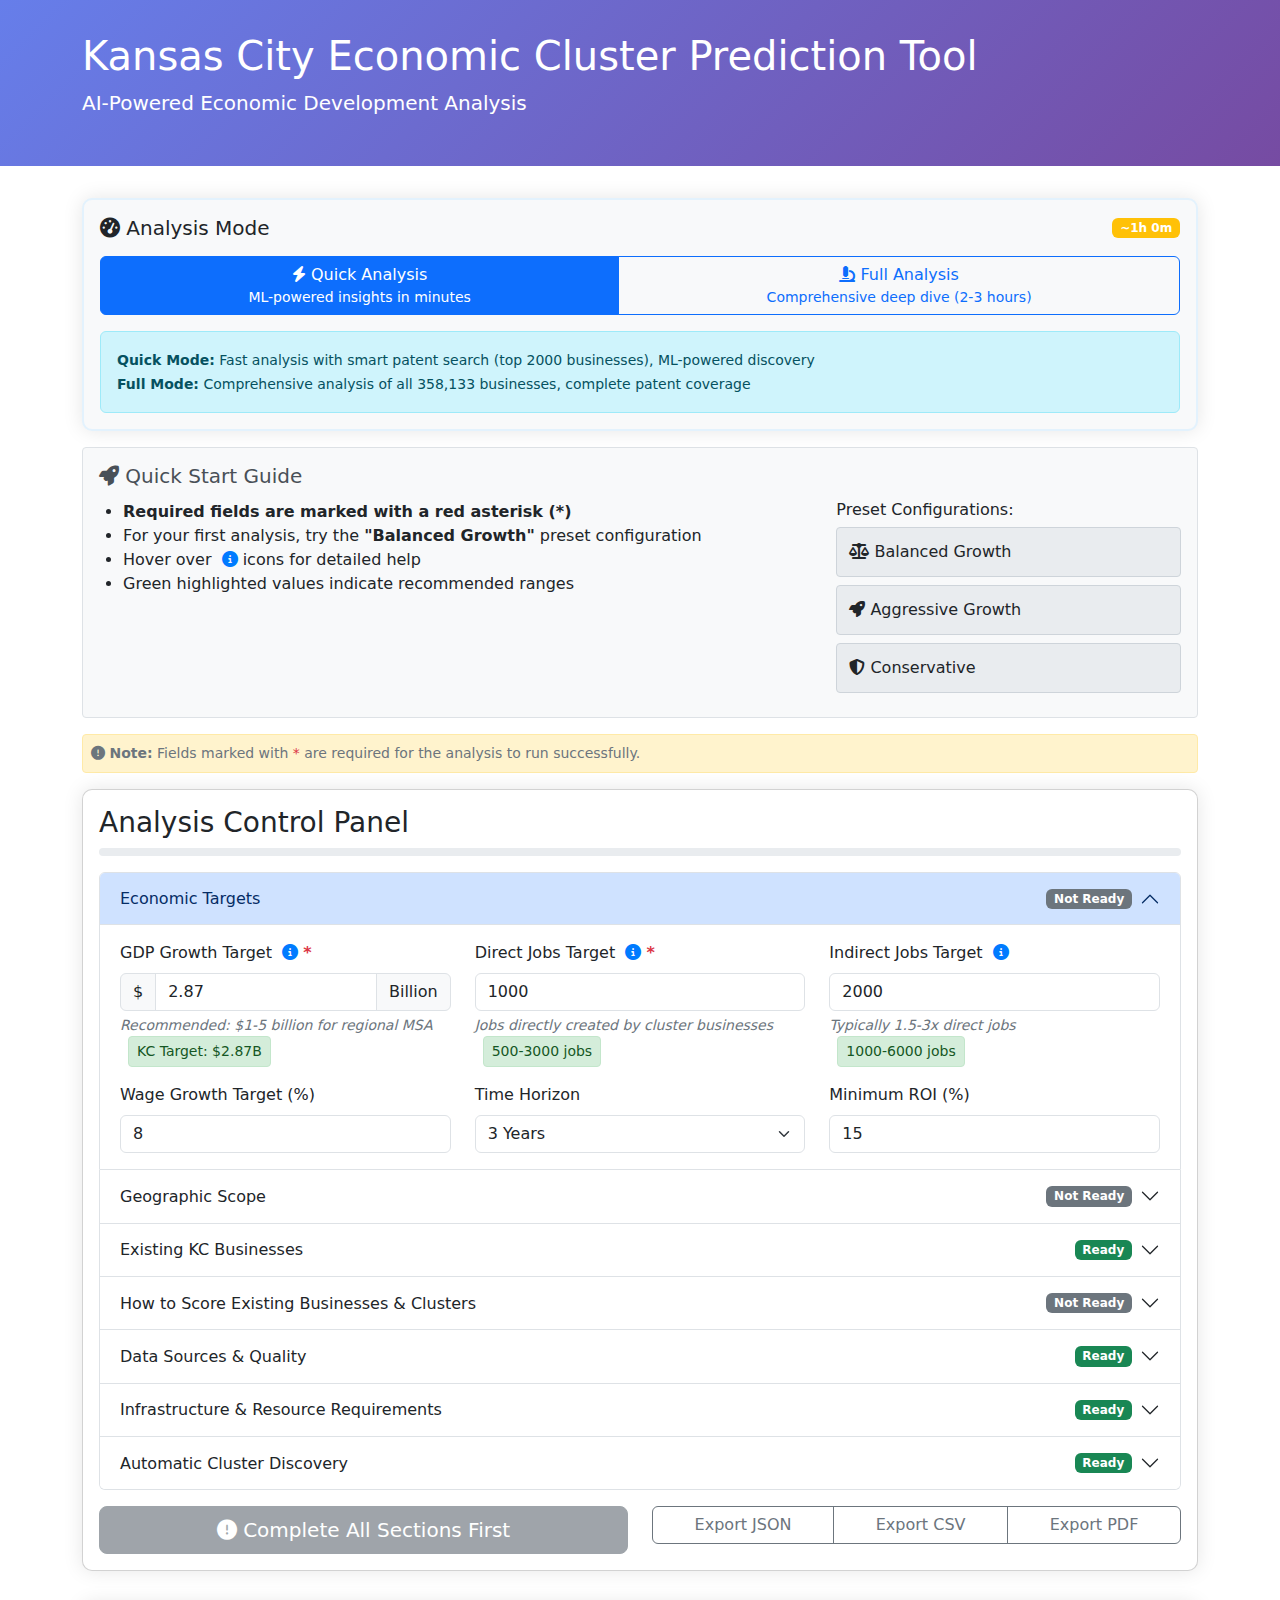
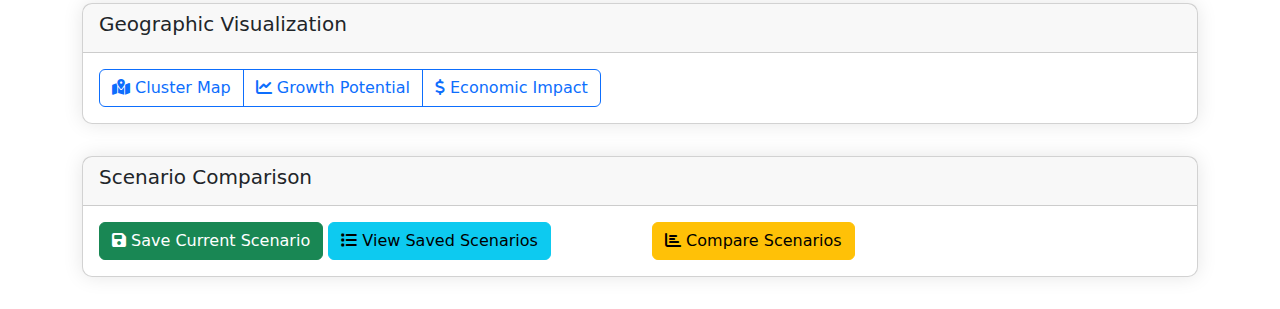
<file: templates/index.html>
﻿<!DOCTYPE html>
<html lang="en">
  <head>
    <meta charset="UTF-8" />
    <meta name="viewport" content="width=device-width, initial-scale=1.0" />
    <title>KC Economic Cluster Prediction Tool</title>
    <link
      href="https://cdn.jsdelivr.net/npm/bootstrap@5.1.3/dist/css/bootstrap.min.css"
      rel="stylesheet"
    />
    <link
      href="https://cdnjs.cloudflare.com/ajax/libs/font-awesome/6.4.0/css/all.min.css"
      rel="stylesheet"
    />
    <link href="/static/css/ui_enhancements.css" rel="stylesheet" />
    <script src="https://cdn.plot.ly/plotly-2.24.1.min.js"></script>
    <script src="https://code.jquery.com/jquery-3.6.0.min.js"></script>
    <script src="https://cdn.jsdelivr.net/npm/bootstrap@5.1.3/dist/js/bootstrap.bundle.min.js"></script>
<script src="/static/js/security-helpers.js"></script>
    <script src="https://cdn.socket.io/4.5.0/socket.io.min.js"></script>
    <style>
      .dashboard-header {
        background: linear-gradient(135deg, #667eea 0%, #764ba2 100%);
        color: white;
        padding: 2rem 0;
        margin-bottom: 2rem;
      }
      .card {
        border-radius: 10px;
        box-shadow: 0 0 20px rgba(0, 0, 0, 0.1);
        margin-bottom: 2rem;
      }
      .metric-card {
        text-align: center;
        padding: 2rem;
      }
      .metric-value {
        font-size: 2.5rem;
        font-weight: bold;
        color: #667eea;
      }
      .metric-label {
        color: #666;
        font-size: 0.9rem;
        text-transform: uppercase;
      }
      .status-badge {
        padding: 0.5rem 1rem;
        border-radius: 20px;
        font-weight: bold;
      }
      .status-success {
        background-color: #d4edda;
        color: #155724;
      }
      .status-pending {
        background-color: #fff3cd;
        color: #856404;
      }
      .recommendation-card {
        border-left: 4px solid #667eea;
        padding-left: 1rem;
        margin-bottom: 1rem;
      }
      #loadingOverlay {
        position: fixed;
        top: 0;
        left: 0;
        width: 100%;
        height: 100%;
        background: rgba(0, 0, 0, 0.7);
        display: none;
        justify-content: center;
        align-items: center;
        z-index: 9999;
      }
      .spinner {
        border: 4px solid #f3f3f3;
        border-top: 4px solid #667eea;
        border-radius: 50%;
        width: 50px;
        height: 50px;
        animation: spin 1s linear infinite;
      }
      @keyframes spin {
        0% {
          transform: rotate(0deg);
        }
        100% {
          transform: rotate(360deg);
        }
      }

      .cluster-detail-card {
        padding: 1rem;
        margin-bottom: 1rem;
        background-color: #f8f9fa;
        border-radius: 0.5rem;
      }

      .ml-predictions {
        background-color: #e3f2fd;
        padding: 1rem;
        border-radius: 0.5rem;
        margin-bottom: 1rem;
      }

      .network-metrics {
        background-color: #f0f4c3;
        padding: 1rem;
        border-radius: 0.5rem;
      }

      .ml-insight-card {
        padding: 1rem;
        margin-bottom: 1rem;
        background-color: #f3e5f5;
        border-radius: 0.5rem;
      }

      .ml-insight-card h5 {
        color: #6a1b9a;
        margin-bottom: 0.5rem;
      }

      .ml-insight-card ul {
        margin-left: 1.5rem;
        margin-bottom: 0;
      }
      
      /* Map container styling */
      #mapContainer {
        position: relative;
        width: 100%;
        height: 500px;
        min-height: 500px;
        overflow: hidden;
      }
      
      #mapContainer iframe {
        position: absolute;
        top: 0;
        left: 0;
        width: 100%;
        height: 100%;
        border: none;
      }
      
      /* Enhanced Metrics Styles */
      .enhanced-metrics {
        background-color: #f8f9fa;
        padding: 15px;
        border-radius: 8px;
        margin-top: 15px;
      }
      
      .enhanced-metrics h6 {
        color: #1976d2;
        margin-bottom: 12px;
        font-weight: 600;
      }
      
      .enhanced-metrics p {
        margin-bottom: 8px;
        font-size: 0.9rem;
      }
      
      .enhanced-metrics strong {
        color: #333;
      }
      
      /* SBIR Analysis Styles */
      .metric-card {
        background: white;
        padding: 20px;
        border-radius: 8px;
        box-shadow: 0 2px 4px rgba(0,0,0,0.1);
        text-align: center;
        margin-bottom: 15px;
      }
      
      .metric-card h5 {
        color: #666;
        font-size: 1rem;
        margin-bottom: 10px;
      }
      
      .metric-value {
        font-size: 2.5rem;
        font-weight: bold;
        color: #1976d2;
        margin: 0;
      }
      
      /* Cluster Detail Card Enhancement */
      .cluster-detail-card {
        border: 1px solid #e0e0e0;
        border-radius: 8px;
        padding: 20px;
        margin-bottom: 20px;
        background-color: #ffffff;
      }
      
      .cluster-detail-card h5 {
        color: #1976d2;
        margin-bottom: 15px;
      }
      
      .cluster-detail-card .col-md-6,
      .cluster-detail-card .col-md-4 {
        margin-bottom: 15px;
      }
      
      /* Natural Communities Accordion Styles */
      .community-card {
        border: 1px solid #e0e7ff;
        transition: all 0.3s ease;
      }
      
      .community-card:hover {
        box-shadow: 0 5px 15px rgba(0, 0, 0, 0.1);
        transform: translateY(-2px);
      }
      
      .community-header {
        background-color: #f8f9fa;
        border-bottom: 2px solid transparent;
        transition: all 0.3s ease;
        cursor: pointer;
      }
      
      .community-header:hover {
        background-color: #e9ecef;
        border-bottom-color: #007bff;
      }
      
      .community-header[aria-expanded="true"] {
        background-color: #e3f2fd;
        border-bottom-color: #007bff;
      }
      
      .community-header h5 {
        margin: 0;
        padding: 0.75rem 0;
        user-select: none;
      }
      
      .collapse-indicator {
        font-size: 14px;
        color: #6c757d;
      }
      
      .community-header[aria-expanded="true"] .collapse-indicator {
        transform: rotate(180deg);
      }
      
      #naturalCommunitiesAccordion .card-body {
        background-color: #fafbfc;
      }
    </style>
  </head>
  <body>
    <div class="dashboard-header">
      <div class="container">
        <h1>Kansas City Economic Cluster Prediction Tool</h1>
        <p class="lead">AI-Powered Economic Development Analysis</p>
      </div>
    </div>

    <div class="container">
      <!-- Analysis Mode Selector -->
      <div
        class="card mb-3"
        style="border: 2px solid #e3f2fd; background-color: #f8f9fa"
      >
        <div class="card-body">
          <div class="d-flex justify-content-between align-items-center mb-3">
            <h5 class="mb-0">
              <i class="fas fa-tachometer-alt"></i> Analysis Mode
            </h5>
            <span class="badge bg-info" id="estimatedTime">~5 minutes</span>
          </div>

          <div class="btn-group w-100" role="group">
            <input
              type="radio"
              class="btn-check"
              name="analysisMode"
              id="quickMode"
              autocomplete="off"
              checked
            />
            <label class="btn btn-outline-primary" for="quickMode">
              <i class="fas fa-bolt"></i> Quick Analysis
              <small class="d-block">ML-powered insights in minutes</small>
            </label>

            <input
              type="radio"
              class="btn-check"
              name="analysisMode"
              id="fullMode"
              autocomplete="off"
            />
            <label class="btn btn-outline-primary" for="fullMode">
              <i class="fas fa-microscope"></i> Full Analysis
              <small class="d-block">Comprehensive deep dive (2-3 hours)</small>
            </label>
          </div>

          <div class="alert alert-info mt-3 mb-0" id="modeInfo">
            <small
              ><strong>Quick Mode:</strong> Fast analysis with smart patent search (top 2000 businesses),
              ML-powered discovery</small
            ><br />
            <small
              ><strong>Full Mode:</strong> Comprehensive analysis of all 358,133 businesses,
              complete patent coverage</small
            >
          </div>
        </div>
      </div>

      <!-- Quick Start Guide -->
      <div class="quick-guide">
        <h5><i class="fas fa-rocket"></i> Quick Start Guide</h5>
        <div class="row">
          <div class="col-md-8">
            <ul>
              <li>
                <strong
                  >Required fields are marked with a red asterisk (*)</strong
                >
              </li>
              <li>
                For your first analysis, try the
                <strong>"Balanced Growth"</strong> preset configuration
              </li>
              <li>
                Hover over <i class="fas fa-info-circle info-tooltip"></i> icons
                for detailed help
              </li>
              <li>Green highlighted values indicate recommended ranges</li>
            </ul>
          </div>
          <div class="col-md-4">
            <h6>Preset Configurations:</h6>
            <div
              class="preset-config"
              onclick="loadPreset('balanced')"
              id="preset-balanced"
            >
              <i class="fas fa-balance-scale"></i> Balanced Growth
            </div>
            <div
              class="preset-config"
              onclick="loadPreset('aggressive')"
              id="preset-aggressive"
            >
              <i class="fas fa-rocket"></i> Aggressive Growth
            </div>
            <div
              class="preset-config"
              onclick="loadPreset('conservative')"
              id="preset-conservative"
            >
              <i class="fas fa-shield-alt"></i> Conservative
            </div>
          </div>
        </div>
      </div>

      <!-- Required Fields Legend -->
      <div class="required-legend">
        <i class="fas fa-exclamation-circle"></i> <strong>Note:</strong> Fields
        marked with <span style="color: #dc3545">*</span> are required for the
        analysis to run successfully.
      </div>

      <!-- Validation Summary (Hidden by default) -->
      <div
        class="validation-summary"
        id="validationSummary"
        style="display: none"
      >
        <h6>
          <i class="fas fa-exclamation-triangle"></i> Please correct the
          following errors:
        </h6>
        <ul id="validationErrors"></ul>
      </div>

      <!-- Control Panel -->
      <div class="card">
        <div class="card-body">
          <h3>Analysis Control Panel</h3>

          <!-- Progress Bar -->
          <div class="form-progress">
            <div
              class="form-progress-bar"
              id="formProgress"
              style="width: 0%"
            ></div>
          </div>

          <!-- Input Parameters Section -->
          <div class="accordion mb-3" id="parametersAccordion">
            <!-- Economic Targets -->
            <div class="accordion-item">
              <h2 class="accordion-header">
                <button
                  class="accordion-button"
                  type="button"
                  data-bs-toggle="collapse"
                  data-bs-target="#economicTargets"
                >
                  <span
                    class="d-flex justify-content-between align-items-center w-100"
                  >
                    <span>Economic Targets</span>
                    <span
                      class="badge bg-secondary section-status me-2"
                      id="economicTargetsStatus"
                      >Not Ready</span
                    >
                  </span>
                </button>
              </h2>
              <div
                id="economicTargets"
                class="accordion-collapse collapse show"
                data-bs-parent="#parametersAccordion"
              >
                <div class="accordion-body">
                  <div class="row">
                    <div class="col-md-4">
                      <label for="gdpTarget" class="form-label required"
                        >GDP Growth Target
                        <i
                          class="fas fa-info-circle info-tooltip"
                          data-bs-toggle="tooltip"
                          title="Total economic output growth target in billions of dollars"
                        ></i>
                      </label>
                      <div class="input-group">
                        <span class="input-group-text">$</span>
                        <input
                          type="number"
                          class="form-control"
                          id="gdpTarget"
                          value="2.87"
                          step="0.1"
                          min="0"
                          required
                        />
                        <span class="input-group-text">Billion</span>
                      </div>
                      <div class="field-help">
                        Recommended: $1-5 billion for regional MSA
                      </div>
                      <span class="recommended-range">KC Target: $2.87B</span>
                    </div>
                    <div class="col-md-4">
                      <label for="directJobsTarget" class="form-label required"
                        >Direct Jobs Target
                        <i
                          class="fas fa-info-circle info-tooltip"
                          data-bs-toggle="tooltip"
                          title="Number of jobs directly created in the cluster businesses"
                        ></i>
                      </label>
                      <input
                        type="number"
                        class="form-control"
                        id="directJobsTarget"
                        value="1000"
                        step="100"
                        min="0"
                        required
                      />
                      <div class="field-help">
                        Jobs directly created by cluster businesses
                      </div>
                      <span class="recommended-range">500-3000 jobs</span>
                    </div>
                    <div class="col-md-4">
                      <label for="indirectJobsTarget" class="form-label"
                        >Indirect Jobs Target
                        <i
                          class="fas fa-info-circle info-tooltip"
                          data-bs-toggle="tooltip"
                          title="Jobs created in supporting industries and services"
                        ></i>
                      </label>
                      <input
                        type="number"
                        class="form-control"
                        id="indirectJobsTarget"
                        value="2000"
                        step="100"
                        min="0"
                      />
                      <div class="field-help">Typically 1.5-3x direct jobs</div>
                      <span class="recommended-range">1000-6000 jobs</span>
                    </div>
                  </div>
                  <div class="row mt-3">
                    <div class="col-md-4">
                      <label for="wageGrowthTarget" class="form-label"
                        >Wage Growth Target (%)</label
                      >
                      <input
                        type="number"
                        class="form-control"
                        id="wageGrowthTarget"
                        value="8"
                        step="1"
                        min="0"
                        max="50"
                      />
                    </div>
                    <div class="col-md-4">
                      <label for="timeHorizon" class="form-label"
                        >Time Horizon</label
                      >
                      <select class="form-select" id="timeHorizon">
                        <option value="1">1 Year</option>
                        <option value="3" selected>3 Years</option>
                        <option value="5">5 Years</option>
                        <option value="10">10 Years</option>
                      </select>
                    </div>
                    <div class="col-md-4">
                      <label for="minROI" class="form-label"
                        >Minimum ROI (%)</label
                      >
                      <input
                        type="number"
                        class="form-control"
                        id="minROI"
                        value="15"
                        step="1"
                        min="0"
                        max="100"
                      />
                    </div>
                  </div>
                </div>
              </div>
            </div>

            <!-- Industry Focus (DEPRECATED - Now using Strategic Cluster Selection) -->
            <!-- Commenting out to avoid confusion with the new Strategic Cluster Selection section
                    <div class="accordion-item">
                        <h2 class="accordion-header">
                            <button class="accordion-button collapsed" type="button" data-bs-toggle="collapse" data-bs-target="#industryFocus">
                                <span class="d-flex justify-content-between align-items-center w-100">
                                    <span>Industry & Cluster Focus</span>
                                    <span class="badge bg-secondary section-status me-2" id="industryFocusStatus">Not Ready</span>
                                </span>
                            </button>
                        </h2>
                        <div id="industryFocus" class="accordion-collapse collapse" data-bs-parent="#parametersAccordion">
                            <div class="accordion-body">
                                <div class="alert alert-warning mb-3">
                                    <i class="fas fa-exclamation-triangle"></i> <strong>Required:</strong> Select at least one industry cluster to focus the analysis.
                                </div>
                                <div class="row">
                                    <div class="col-md-12">
                                        <label class="form-label required">Target Clusters
                                            <i class="fas fa-info-circle info-tooltip" data-bs-toggle="tooltip" title="Select the industry clusters you want to analyze for economic development"></i>
                                        </label>
                                        <div class="form-check">
                                            <input class="form-check-input cluster-type" type="checkbox" value="logistics" id="clusterLogistics" checked>
                                            <label class="form-check-label" for="clusterLogistics">
                                                Logistics & Distribution
                                            </label>
                                        </div>
                                        <div class="form-check">
                                            <input class="form-check-input cluster-type" type="checkbox" value="biosciences" id="clusterBio" checked>
                                            <label class="form-check-label" for="clusterBio">
                                                Biosciences & Pharmaceuticals
                                            </label>
                                        </div>
                                        <div class="form-check">
                                            <input class="form-check-input cluster-type" type="checkbox" value="technology" id="clusterTech" checked>
                                            <label class="form-check-label" for="clusterTech">
                                                Technology & Information
                                            </label>
                                        </div>
                                        <div class="form-check">
                                            <input class="form-check-input cluster-type" type="checkbox" value="manufacturing" id="clusterManufacturing" checked>
                                            <label class="form-check-label" for="clusterManufacturing">
                                                Advanced Manufacturing
                                            </label>
                                        </div>
                                        <div class="form-check">
                                            <input class="form-check-input cluster-type" type="checkbox" value="animal_health" id="clusterAnimal" checked>
                                            <label class="form-check-label" for="clusterAnimal">
                                                Animal Health
                                            </label>
                                        </div>
                                    </div>
                                </div>
                            </div>
                        </div>
                    </div>
                    -->

            <!-- Geographic Scope -->
            <div class="accordion-item">
              <h2 class="accordion-header">
                <button
                  class="accordion-button collapsed"
                  type="button"
                  data-bs-toggle="collapse"
                  data-bs-target="#geographicScope"
                >
                  <span
                    class="d-flex justify-content-between align-items-center w-100"
                  >
                    <span>Geographic Scope</span>
                    <span
                      class="badge bg-secondary section-status me-2"
                      id="geographicScopeStatus"
                      >Not Ready</span
                    >
                  </span>
                </button>
              </h2>
              <div
                id="geographicScope"
                class="accordion-collapse collapse"
                data-bs-parent="#parametersAccordion"
              >
                <div class="accordion-body">
                  <div class="alert alert-warning mb-3">
                    <i class="fas fa-exclamation-triangle"></i>
                    <strong>Required:</strong> Select at least one county to
                    define the geographic area for analysis.
                  </div>

                  <!-- Focus Mode Indicator -->
                  <div class="focus-mode-indicator" id="focusModeIndicator">
                    <i class="fas fa-info-circle"></i>
                    <span id="focusModeText"></span>
                  </div>

                  <div class="row">
                    <div class="col-md-6">
                      <label class="form-label required"
                        >Kansas Counties
                        <i
                          class="fas fa-info-circle info-tooltip"
                          data-bs-toggle="tooltip"
                          title="Select counties in Kansas to include in the cluster analysis"
                        ></i>
                      </label>

                      <div class="county-item" data-county-type="urban">
                        <div class="form-check">
                          <input
                            class="form-check-input county-ks"
                            type="checkbox"
                            value="Johnson County, KS"
                            id="countyJohnsonKS"
                            checked
                          />
                          <label class="form-check-label" for="countyJohnsonKS">
                            Johnson County
                            <span class="county-type-badge county-type-urban"
                              >Urban</span
                            >
                          </label>
                        </div>
                      </div>

                      <div class="county-item" data-county-type="urban">
                        <div class="form-check">
                          <input
                            class="form-check-input county-ks"
                            type="checkbox"
                            value="Wyandotte County, KS"
                            id="countyWyandotteKS"
                            checked
                          />
                          <label
                            class="form-check-label"
                            for="countyWyandotteKS"
                          >
                            Wyandotte County
                            <span class="county-type-badge county-type-urban"
                              >Urban</span
                            >
                          </label>
                        </div>
                      </div>

                      <div class="county-item" data-county-type="suburban">
                        <div class="form-check">
                          <input
                            class="form-check-input county-ks"
                            type="checkbox"
                            value="Leavenworth County, KS"
                            id="countyLeavenworthKS"
                            checked
                          />
                          <label
                            class="form-check-label"
                            for="countyLeavenworthKS"
                          >
                            Leavenworth County
                            <span class="county-type-badge county-type-suburban"
                              >Suburban</span
                            >
                          </label>
                        </div>
                      </div>

                      <div class="county-item" data-county-type="suburban">
                        <div class="form-check">
                          <input
                            class="form-check-input county-ks"
                            type="checkbox"
                            value="Miami County, KS"
                            id="countyMiamiKS"
                            checked
                          />
                          <label class="form-check-label" for="countyMiamiKS">
                            Miami County
                            <span class="county-type-badge county-type-suburban"
                              >Suburban</span
                            >
                          </label>
                        </div>
                      </div>

                      <div class="county-item" data-county-type="rural">
                        <div class="form-check">
                          <input
                            class="form-check-input county-ks"
                            type="checkbox"
                            value="Linn County, KS"
                            id="countyLinnKS"
                            checked
                          />
                          <label class="form-check-label" for="countyLinnKS">
                            Linn County
                            <span class="county-type-badge county-type-rural"
                              >Rural</span
                            >
                          </label>
                        </div>
                      </div>
                    </div>
                    <div class="col-md-6">
                      <label class="form-label">Missouri Counties</label>

                      <div class="county-item" data-county-type="urban">
                        <div class="form-check">
                          <input
                            class="form-check-input county-mo"
                            type="checkbox"
                            value="Jackson County, MO"
                            id="countyJacksonMO"
                            checked
                          />
                          <label class="form-check-label" for="countyJacksonMO">
                            Jackson County
                            <span class="county-type-badge county-type-urban"
                              >Urban</span
                            >
                          </label>
                        </div>
                      </div>

                      <div class="county-item" data-county-type="urban">
                        <div class="form-check">
                          <input
                            class="form-check-input county-mo"
                            type="checkbox"
                            value="Clay County, MO"
                            id="countyClayMO"
                            checked
                          />
                          <label class="form-check-label" for="countyClayMO">
                            Clay County
                            <span class="county-type-badge county-type-urban"
                              >Urban</span
                            >
                          </label>
                        </div>
                      </div>

                      <div class="county-item" data-county-type="suburban">
                        <div class="form-check">
                          <input
                            class="form-check-input county-mo"
                            type="checkbox"
                            value="Platte County, MO"
                            id="countyPlatteMO"
                            checked
                          />
                          <label class="form-check-label" for="countyPlatteMO">
                            Platte County
                            <span class="county-type-badge county-type-suburban"
                              >Suburban</span
                            >
                          </label>
                        </div>
                      </div>

                      <div class="county-item" data-county-type="suburban">
                        <div class="form-check">
                          <input
                            class="form-check-input county-mo"
                            type="checkbox"
                            value="Cass County, MO"
                            id="countyCassMO"
                            checked
                          />
                          <label class="form-check-label" for="countyCassMO">
                            Cass County
                            <span class="county-type-badge county-type-suburban"
                              >Suburban</span
                            >
                          </label>
                        </div>
                      </div>

                      <div class="county-item" data-county-type="rural">
                        <div class="form-check">
                          <input
                            class="form-check-input county-mo"
                            type="checkbox"
                            value="Ray County, MO"
                            id="countyRayMO"
                            checked
                          />
                          <label class="form-check-label" for="countyRayMO">
                            Ray County
                            <span class="county-type-badge county-type-rural"
                              >Rural</span
                            >
                          </label>
                        </div>
                      </div>
                    </div>
                  </div>
                  <div class="row mt-3">
                    <div class="col-md-12">
                      <label class="form-label">Geographic Focus</label>
                      <div class="form-check form-check-inline">
                        <input
                          class="form-check-input"
                          type="radio"
                          name="geoFocus"
                          id="focusAll"
                          value="all"
                          checked
                        />
                        <label class="form-check-label" for="focusAll"
                          >All Areas</label
                        >
                      </div>
                      <div class="form-check form-check-inline">
                        <input
                          class="form-check-input"
                          type="radio"
                          name="geoFocus"
                          id="focusUrban"
                          value="urban"
                        />
                        <label class="form-check-label" for="focusUrban"
                          >Urban Core</label
                        >
                      </div>
                      <div class="form-check form-check-inline">
                        <input
                          class="form-check-input"
                          type="radio"
                          name="geoFocus"
                          id="focusSuburban"
                          value="suburban"
                        />
                        <label class="form-check-label" for="focusSuburban"
                          >Suburban</label
                        >
                      </div>
                    </div>
                    <div class="form-text text-muted mt-2">
                      <i class="fas fa-info-circle"></i>
                      <span id="geoFocusHelp">
                        All Areas: Includes all businesses in selected counties
                      </span>
                    </div>
                    <div class="alert alert-warning mt-2" id="geoFocusWarning" style="display: none;">
                      <i class="fas fa-exclamation-triangle"></i>
                      <span id="geoFocusWarningText"></span>
                    </div>
                  </div>
                </div>
              </div>
            </div>

            <!-- Business Filtering -->
            <div class="accordion-item">
              <h2 class="accordion-header">
                <button
                  class="accordion-button collapsed"
                  type="button"
                  data-bs-toggle="collapse"
                  data-bs-target="#businessFilters"
                >
                  <span
                    class="d-flex justify-content-between align-items-center w-100"
                  >
                    <span>Existing KC Businesses</span>
                    <span
                      class="badge bg-success section-status me-2"
                      id="businessFiltersStatus"
                      >Ready</span
                    >
                  </span>
                </button>
              </h2>
              <div
                id="businessFilters"
                class="accordion-collapse collapse"
                data-bs-parent="#parametersAccordion"
              >
                <div class="accordion-body">
                  <div class="alert alert-info mb-3">
                    <i class="fas fa-lightbulb"></i>
                    <strong>Important:</strong> We analyze ~50,000 existing KC-area businesses.
                    These filters determine which ones qualify for cluster analysis.
                    Setting filters too restrictive may exclude viable businesses.
                  </div>
                  <div class="row">
                    <div class="col-md-4">
                      <label for="minEmployees" class="form-label"
                        >Minimum Current Employees
                        <i
                          class="fas fa-info-circle info-tooltip"
                          data-bs-toggle="tooltip"
                          title="Only analyze existing businesses that currently have at least this many employees"
                        ></i>
                      </label>
                      <input
                        type="number"
                        class="form-control"
                        id="minEmployees"
                        value="5"
                        min="1"
                        step="5"
                      />
                      <div class="field-help">
                        Small businesses typically have 5+ employees
                      </div>
                      <span class="recommended-range">5-20</span>
                    </div>
                    <div class="col-md-4">
                      <label for="maxEmployees" class="form-label"
                        >Maximum Employees
                        <i
                          class="fas fa-info-circle info-tooltip"
                          data-bs-toggle="tooltip"
                          title="Maximum number of employees (helps focus on specific business sizes)"
                        ></i>
                      </label>
                      <input
                        type="number"
                        class="form-control"
                        id="maxEmployees"
                        value="10000"
                        min="1"
                        step="100"
                      />
                      <div class="field-help">
                        10,000 excludes only mega-corporations
                      </div>
                      <span class="recommended-range">1000-10000</span>
                    </div>
                    <div class="col-md-4">
                      <label for="businessAge" class="form-label"
                        >Minimum Business Age (Years)
                        <i
                          class="fas fa-info-circle info-tooltip"
                          data-bs-toggle="tooltip"
                          title="How long the business has been operating (helps ensure stability)"
                        ></i>
                      </label>
                      <input
                        type="number"
                        class="form-control"
                        id="businessAge"
                        value="2"
                        min="0"
                        step="1"
                      />
                      <div class="field-help">
                        2+ years shows some stability
                      </div>
                      <span class="recommended-range">1-5 years</span>
                    </div>
                  </div>
                  <div class="row mt-3">
                    <div class="col-md-6">
                      <label for="minRevenue" class="form-label"
                        >Minimum Current Annual Revenue
                        <i
                          class="fas fa-info-circle info-tooltip"
                          data-bs-toggle="tooltip"
                          title="Only analyze businesses currently generating at least this much annual revenue (in millions)"
                        ></i>
                      </label>
                      <div class="input-group">
                        <span class="input-group-text">$</span>
                        <input
                          type="number"
                          class="form-control"
                          id="minRevenue"
                          value="0.1"
                          step="0.1"
                          min="0"
                        />
                        <span class="input-group-text">Million</span>
                      </div>
                      <div class="field-help">
                        $100K minimum captures small businesses
                      </div>
                      <span class="recommended-range">$0.1-1M</span>
                    </div>
                    <div class="col-md-6">
                      <label for="minGrowthRate" class="form-label"
                        >Minimum Growth Rate (%)
                        <i
                          class="fas fa-info-circle info-tooltip"
                          data-bs-toggle="tooltip"
                          title="Minimum annual growth rate (optional filter)"
                        ></i>
                      </label>
                      <input
                        type="number"
                        class="form-control"
                        id="minGrowthRate"
                        value="0"
                        step="1"
                        min="-50"
                        max="200"
                      />
                      <div class="field-help">
                        0% includes stable businesses
                      </div>
                      <span class="recommended-range">0-10%</span>
                    </div>
                  </div>
                  <div class="row mt-3">
                    <div class="col-md-12">
                      <label class="form-label"
                        >Additional Filters
                        <i
                          class="fas fa-exclamation-triangle text-warning ms-2"
                          data-bs-toggle="tooltip"
                          title="Warning: These filters are very restrictive and may eliminate most businesses"
                        ></i>
                      </label>

                      <div
                        class="alert alert-warning py-2 px-3 mb-2"
                        style="font-size: 0.875rem"
                      >
                        <i class="fas fa-filter"></i>
                        <strong>Caution:</strong> Each filter will EXCLUDE all
                        businesses that don't meet the criteria
                      </div>

                      <div
                        id="additionalFilterWarning"
                        class="alert alert-danger py-2 px-3 mb-2"
                        style="display: none; font-size: 0.875rem"
                      >
                        <!-- Dynamic warning content will be inserted here -->
                      </div>

                      <div class="form-check form-check-inline">
                        <input
                          class="form-check-input additional-filter"
                          type="checkbox"
                          id="filterPatents"
                          data-filter-type="patents"
                        />
                        <label class="form-check-label" for="filterPatents">
                          Has Patents
                          <i
                            class="fas fa-info-circle text-muted"
                            data-bs-toggle="tooltip"
                            title="Only includes businesses with patent applications (typically <5% of businesses)"
                          ></i>
                        </label>
                      </div>
                      <div class="form-check form-check-inline">
                        <input
                          class="form-check-input additional-filter"
                          type="checkbox"
                          id="filterSBIR"
                          data-filter-type="sbir"
                        />
                        <label class="form-check-label" for="filterSBIR">
                          SBIR/STTR Awards
                          <i
                            class="fas fa-info-circle text-muted"
                            data-bs-toggle="tooltip"
                            title="Only includes businesses with federal research grants (very rare)"
                          ></i>
                        </label>
                      </div>

                      <div class="mt-2">
                        <small
                          class="text-danger"
                          id="additionalFilterWarning"
                          style="display: none"
                        >
                          <i class="fas fa-exclamation-circle"></i>
                          <span id="filterWarningText"></span>
                        </small>
                      </div>
                    </div>
                  </div>
                </div>
              </div>
            </div>

            <!-- Scoring Weights -->
            <div class="accordion-item">
              <h2 class="accordion-header">
                <button
                  class="accordion-button collapsed"
                  type="button"
                  data-bs-toggle="collapse"
                  data-bs-target="#scoringWeights"
                >
                  <span
                    class="d-flex justify-content-between align-items-center w-100"
                  >
                    <span>How to Score Existing Businesses & Clusters</span>
                    <span
                      class="badge bg-secondary section-status me-2"
                      id="scoringWeightsStatus"
                      >Not Ready</span
                    >
                  </span>
                </button>
              </h2>
              <div
                id="scoringWeights"
                class="accordion-collapse collapse"
                data-bs-parent="#parametersAccordion"
              >
                <div class="accordion-body">
                  <div class="alert alert-info mb-3">
                    <i class="fas fa-balance-scale"></i>
                    <strong>How We Evaluate Existing Businesses:</strong><br />
                    • <strong>Business weights</strong> score each existing KC business
                    based on their innovation, market potential, and competitive position<br />
                    • <strong>Cluster weights</strong> evaluate groups of similar businesses
                    for their potential as economic development targets<br />
                    • <strong>Cluster weights</strong> determine how groups of
                    businesses are evaluated as economic clusters<br />
                    • Both sets must sum to 100% - adjust sliders to emphasize
                    what matters most for your analysis
                  </div>
                  <h6>
                    Business Scoring Weights
                    <span class="required-field"></span>
                  </h6>
                  <div class="row">
                    <div class="col-md-4">
                      <label for="innovationWeight" class="form-label">
                        Innovation Weight:
                        <span class="weight-value" id="innovationWeightValue"
                          >30%</span
                        >
                      </label>
                      <input
                        type="range"
                        class="form-range weight-slider"
                        id="innovationWeight"
                        min="0"
                        max="100"
                        value="30"
                        step="5"
                      />
                    </div>
                    <div class="col-md-4">
                      <label for="marketWeight" class="form-label">
                        Market Potential:
                        <span class="weight-value" id="marketWeightValue"
                          >40%</span
                        >
                      </label>
                      <input
                        type="range"
                        class="form-range weight-slider"
                        id="marketWeight"
                        min="0"
                        max="100"
                        value="40"
                        step="5"
                      />
                    </div>
                    <div class="col-md-4">
                      <label for="competitionWeight" class="form-label">
                        Competition:
                        <span class="weight-value" id="competitionWeightValue"
                          >30%</span
                        >
                      </label>
                      <input
                        type="range"
                        class="form-range weight-slider"
                        id="competitionWeight"
                        min="0"
                        max="100"
                        value="30"
                        step="5"
                      />
                    </div>
                  </div>
                  <div class="mt-2">
                    <small class="text-muted"
                      >Total: <span id="weightTotal">100%</span> (must equal
                      100%)</small
                    >
                  </div>
                  <hr />
                  <h6 class="mt-3">
                    Cluster Scoring Weights <span class="required-field"></span>
                  </h6>
                  <div class="row mt-3">
                    <div class="col-md-12">
                      <small class="text-muted"
                        >Total: <span id="clusterWeightTotal">100%</span> (must
                        equal 100%)</small
                      >
                    </div>
                    <div class="col-md-3">
                      <label for="naturalAssetsWeight" class="form-label"
                        >Natural Assets:
                        <span id="naturalAssetsValue">20%</span></label
                      >
                      <input
                        type="range"
                        class="form-range"
                        id="naturalAssetsWeight"
                        min="0"
                        max="50"
                        value="20"
                        step="5"
                      />
                    </div>
                    <div class="col-md-3">
                      <label for="infrastructureWeight" class="form-label"
                        >Infrastructure:
                        <span id="infrastructureValue">20%</span></label
                      >
                      <input
                        type="range"
                        class="form-range"
                        id="infrastructureWeight"
                        min="0"
                        max="50"
                        value="20"
                        step="5"
                      />
                    </div>
                    <div class="col-md-3">
                      <label for="workforceWeight" class="form-label"
                        >Workforce: <span id="workforceValue">15%</span></label
                      >
                      <input
                        type="range"
                        class="form-range"
                        id="workforceWeight"
                        min="0"
                        max="50"
                        value="15"
                        step="5"
                      />
                    </div>
                    <div class="col-md-3">
                      <label for="marketAccessWeight" class="form-label"
                        >Market Access:
                        <span id="marketAccessValue">15%</span></label
                      >
                      <input
                        type="range"
                        class="form-range"
                        id="marketAccessWeight"
                        min="0"
                        max="50"
                        value="15"
                        step="5"
                      />
                    </div>
                  </div>
                  <div class="row mt-2">
                    <div class="col-md-3">
                      <label for="innovationClusterWeight" class="form-label"
                        >Innovation:
                        <span id="innovationClusterValue">15%</span></label
                      >
                      <input
                        type="range"
                        class="form-range"
                        id="innovationClusterWeight"
                        min="0"
                        max="50"
                        value="15"
                        step="5"
                      />
                    </div>
                    <div class="col-md-3">
                      <label for="geopoliticalWeight" class="form-label"
                        >Geopolitical:
                        <span id="geopoliticalValue">10%</span></label
                      >
                      <input
                        type="range"
                        class="form-range"
                        id="geopoliticalWeight"
                        min="0"
                        max="50"
                        value="10"
                        step="5"
                      />
                    </div>
                    <div class="col-md-3">
                      <label for="resilienceWeight" class="form-label"
                        >Resilience: <span id="resilienceValue">5%</span></label
                      >
                      <input
                        type="range"
                        class="form-range"
                        id="resilienceWeight"
                        min="0"
                        max="50"
                        value="5"
                        step="5"
                      />
                    </div>
                  </div>
                </div>
              </div>
            </div>

            <!-- Data Sources -->
            <div class="accordion-item">
              <h2 class="accordion-header">
                <button
                  class="accordion-button collapsed"
                  type="button"
                  data-bs-toggle="collapse"
                  data-bs-target="#dataSources"
                >
                  <span
                    class="d-flex justify-content-between align-items-center w-100"
                  >
                    <span>Data Sources & Quality</span>
                    <span
                      class="badge bg-success section-status me-2"
                      id="dataSourcesStatus"
                      >Ready</span
                    >
                  </span>
                </button>
              </h2>
              <div
                id="dataSources"
                class="accordion-collapse collapse"
                data-bs-parent="#parametersAccordion"
              >
                <div class="accordion-body">
                  <div class="alert alert-warning mb-3">
                    <i class="fas fa-exclamation-triangle"></i>
                    <strong>Required:</strong> Select at least one data source
                    for the analysis.
                  </div>
                  <div class="row">
                    <div class="col-md-12">
                      <label class="form-label required"
                        >Data Sources to Include
                        <i
                          class="fas fa-info-circle info-tooltip"
                          data-bs-toggle="tooltip"
                          title="Select which data sources to use for gathering business and economic information"
                        ></i>
                      </label>
                      <div class="form-check">
                        <input
                          class="form-check-input"
                          type="checkbox"
                          id="sourceStateRegistries"
                          checked
                        />
                        <label
                          class="form-check-label"
                          for="sourceStateRegistries"
                        >
                          State Business Registries (KS & MO Secretary of State)
                        </label>
                      </div>
                      <div class="form-check">
                        <input
                          class="form-check-input"
                          type="checkbox"
                          id="sourceBLS"
                          checked
                        />
                        <label class="form-check-label" for="sourceBLS">
                          Bureau of Labor Statistics (Employment & Wages)
                        </label>
                      </div>
                      <div class="form-check">
                        <input
                          class="form-check-input"
                          type="checkbox"
                          id="sourceUSPTO"
                          checked
                        />
                        <label class="form-check-label" for="sourceUSPTO">
                          USPTO Patent Database
                        </label>
                      </div>
                      <div class="form-check">
                        <input
                          class="form-check-input"
                          type="checkbox"
                          id="sourceSBIR"
                          checked
                        />
                        <label class="form-check-label" for="sourceSBIR">
                          SBIR/STTR Awards Database
                        </label>
                      </div>
                      <div class="form-check">
                        <input
                          class="form-check-input"
                          type="checkbox"
                          id="sourceEDCKC"
                        />
                        <label class="form-check-label" for="sourceEDCKC">
                          Economic Development Corporation of KC
                        </label>
                      </div>
                    </div>
                  </div>
                </div>
              </div>
            </div>

            <!-- Infrastructure Requirements -->
            <div class="accordion-item">
              <h2 class="accordion-header">
                <button
                  class="accordion-button collapsed"
                  type="button"
                  data-bs-toggle="collapse"
                  data-bs-target="#infrastructure"
                >
                  <span
                    class="d-flex justify-content-between align-items-center w-100"
                  >
                    <span>Infrastructure & Resource Requirements</span>
                    <span
                      class="badge bg-success section-status me-2"
                      id="infrastructureStatus"
                      >Ready</span
                    >
                  </span>
                </button>
              </h2>
              <div
                id="infrastructure"
                class="accordion-collapse collapse"
                data-bs-parent="#parametersAccordion"
              >
                <div class="accordion-body">
                  <div
                    class="alert alert-info mb-3"
                    style="font-size: 0.875rem"
                  >
                    <i class="fas fa-info-circle"></i>
                    <strong>How Infrastructure Requirements Work:</strong><br />
                    These preferences filter clusters based on their
                    infrastructure scores. Each cluster type has different
                    thresholds:<br />
                    • <strong>Logistics clusters</strong> need rail access
                    (score ≥ 80)<br />
                    • <strong>Technology clusters</strong> need broadband (score
                    ≥ 70) and STEM workforce<br />
                    • <strong>Biosciences clusters</strong> need university
                    partnerships (score ≥ 65)<br />
                    • <strong>Manufacturing clusters</strong> need utilities
                    infrastructure (score ≥ 75)<br />
                    <small class="text-muted"
                      >âš ï¸ Note: Too many requirements may filter out viable
                      clusters.</small
                    >
                  </div>

                  <div class="row">
                    <div class="col-md-6">
                      <label class="form-label"
                        >Infrastructure Preferences
                        <i
                          class="fas fa-question-circle text-muted ms-2"
                          data-bs-toggle="tooltip"
                          title="Select infrastructure features that would benefit your target clusters"
                        ></i>
                      </label>
                      <div class="form-check">
                        <input
                          class="form-check-input infrastructure-pref"
                          type="checkbox"
                          id="requireRail"
                          data-cluster-types="logistics,manufacturing"
                        />
                        <label class="form-check-label" for="requireRail">
                          Rail Access
                          <small class="text-muted d-block"
                            >Essential for logistics & manufacturing
                            clusters</small
                          >
                        </label>
                      </div>
                      <div class="form-check">
                        <input
                          class="form-check-input infrastructure-pref"
                          type="checkbox"
                          id="requireHighway"
                          data-cluster-types="logistics,manufacturing"
                        />
                        <label class="form-check-label" for="requireHighway">
                          Major Highway Access (I-35/I-70)
                          <small class="text-muted d-block"
                            >Critical for distribution & supply chain</small
                          >
                        </label>
                      </div>
                      <div class="form-check">
                        <input
                          class="form-check-input infrastructure-pref"
                          type="checkbox"
                          id="requireAirport"
                          data-cluster-types="technology,biosciences"
                        />
                        <label class="form-check-label" for="requireAirport">
                          Airport Proximity (&lt;30 miles)
                          <small class="text-muted d-block"
                            >Important for tech & biotech talent/clients</small
                          >
                        </label>
                      </div>
                      <div class="form-check">
                        <input
                          class="form-check-input infrastructure-pref"
                          type="checkbox"
                          id="requireBroadband"
                          data-cluster-types="technology,services"
                        />
                        <label class="form-check-label" for="requireBroadband">
                          High-Speed Broadband (&gt;1 Gbps)
                          <small class="text-muted d-block"
                            >Essential for tech & digital services</small
                          >
                        </label>
                      </div>
                    </div>
                    <div class="col-md-6">
                      <label class="form-label"
                        >Workforce Preferences
                        <i
                          class="fas fa-question-circle text-muted ms-2"
                          data-bs-toggle="tooltip"
                          title="Select workforce characteristics that support your target clusters"
                        ></i>
                      </label>
                      <div class="form-check">
                        <input
                          class="form-check-input infrastructure-pref"
                          type="checkbox"
                          id="requireSTEM"
                          data-cluster-types="technology,biosciences"
                        />
                        <label class="form-check-label" for="requireSTEM">
                          STEM Workforce Concentration
                          <small class="text-muted d-block"
                            >Critical for tech & R&D-intensive clusters</small
                          >
                        </label>
                      </div>
                      <div class="form-check">
                        <input
                          class="form-check-input infrastructure-pref"
                          type="checkbox"
                          id="requireUniversity"
                          data-cluster-types="technology,biosciences"
                        />
                        <label class="form-check-label" for="requireUniversity">
                          University Partnership Potential
                          <small class="text-muted d-block"
                            >Enables research collaboration & talent
                            pipeline</small
                          >
                        </label>
                      </div>
                      <div class="form-check">
                        <input
                          class="form-check-input infrastructure-pref"
                          type="checkbox"
                          id="requireSkilled"
                          data-cluster-types="manufacturing,logistics"
                        />
                        <label class="form-check-label" for="requireSkilled">
                          Skilled Trade Workforce
                          <small class="text-muted d-block"
                            >Essential for manufacturing & logistics
                            operations</small
                          >
                        </label>
                      </div>
                    </div>
                  </div>

                  <div
                    id="infrastructureImpact"
                    class="alert alert-secondary mt-3"
                    style="display: none; font-size: 0.875rem"
                  >
                    <i class="fas fa-chart-bar"></i>
                    <strong>Scoring Impact:</strong>
                    <span id="infrastructureImpactText"></span>
                  </div>
                </div>
              </div>
            </div>

            <!-- Strategic Cluster Selection -->
            <div class="accordion-item">
              <h2 class="accordion-header">
                <button
                  class="accordion-button collapsed"
                  type="button"
                  data-bs-toggle="collapse"
                  data-bs-target="#algorithmParams"
                >
                  <span
                    class="d-flex justify-content-between align-items-center w-100"
                  >
                    <span>Automatic Cluster Discovery</span>
                    <span
                      class="badge bg-success section-status me-2"
                      id="algorithmParamsStatus"
                      >Ready</span
                    >
                  </span>
                </button>
              </h2>
              <div
                id="algorithmParams"
                class="accordion-collapse collapse"
                data-bs-parent="#parametersAccordion"
              >
                <div class="accordion-body">
                  <div class="alert alert-info mb-4">
                    <i class="fas fa-robot"></i> <strong>Fully Automatic Discovery System</strong>
                    <p class="mb-2 mt-2">The AI-powered system automatically determines:</p>
                    <ul class="mb-0">
                      <li><strong>Optimal number of clusters:</strong> Tests 2-10 clusters using validation metrics</li>
                      <li><strong>Cluster sizes:</strong> Intelligently sized based on business availability</li>
                      <li><strong>Cluster types:</strong> Discovered from actual business compositions, not predetermined</li>
                    </ul>
                  </div>
                  
                  <div class="row">
                    <div class="col-md-6">
                      <div class="alert alert-success">
                        <h6 class="alert-heading"><i class="fas fa-chart-line"></i> Statistical Validation</h6>
                        <ul class="mb-0 small">
                          <li><strong>Silhouette Score:</strong> Measures cluster separation quality</li>
                          <li><strong>Davies-Bouldin Index:</strong> Evaluates cluster compactness</li>
                          <li><strong>Calinski-Harabasz Score:</strong> Assesses cluster density</li>
                        </ul>
                      </div>
                    </div>
                    <div class="col-md-6">
                      <div class="alert alert-warning">
                        <h6 class="alert-heading"><i class="fas fa-bullseye"></i> Economic Targeting</h6>
                        <p class="mb-0 small">The system selects cluster configurations that best meet your specified GDP and job creation targets through multi-objective optimization.</p>
                      </div>
                    </div>
                  </div>
                  
                  <!-- Hidden inputs for backward compatibility -->
                  <input type="hidden" id="numClusters" value="0" />
                  <input type="hidden" id="clusterSizeMin" value="0" />
                  <input type="hidden" id="clusterSizeMax" value="0" />

                  <!-- Business quality threshold removed - backend handles automatically -->

                  <div class="row mt-4">
                    <div class="col-md-6">
                      <label for="optimizationFocus" class="form-label"
                        >Optimization Focus
                        <i
                          class="fas fa-question-circle text-muted ms-2"
                          data-bs-toggle="tooltip"
                          title="Choose what to prioritize when ranking clusters"
                        ></i>
                      </label>
                      <select class="form-select" id="optimizationFocus">
                        <option value="balanced" selected>
                          Balanced Growth
                        </option>
                        <option value="gdp">Maximize GDP Impact</option>
                        <option value="jobs">Maximize Job Creation</option>
                        <option value="innovation">Maximize Innovation</option>
                      </select>
                      <div class="field-help">
                        <small class="text-muted">
                          <span id="optimizationExplanation"
                            >Balanced approach considers GDP, jobs, and
                            innovation equally</span
                          >
                        </small>
                      </div>
                    </div>
                    <div class="col-md-6">
                      <label for="mlEnhancement" class="form-label"
                        >Machine Learning Enhancement
                        <i
                          class="fas fa-question-circle text-muted ms-2"
                          data-bs-toggle="tooltip"
                          title="Use ML models to predict cluster performance based on historical data"
                        ></i>
                      </label>
                      <select class="form-select" id="mlEnhancement">
                        <option value="enhanced" selected>
                          Enhanced with KC Data (Best Accuracy)
                        </option>
                        <option value="true">
                          Standard ML Enhancement
                        </option>
                        <option value="false">Disabled</option>
                      </select>
                      <div class="field-help">
                        <small class="text-muted">
                          Enhanced mode uses 18-feature models with KC Open Data for 1.2% better ROI predictions
                        </small>
                      </div>
                    </div>
                  </div>
                </div>
              </div>
            </div>
          </div>

          <div class="row mt-3">
            <div class="col-md-6">
              <button
                id="runAnalysis"
                class="btn btn-secondary btn-lg w-100"
                onclick="runAnalysis()"
                disabled
              >
                <i class="fas fa-exclamation-circle"></i> Complete All Sections
                First
              </button>
            </div>
            <div class="col-md-6">
              <div class="btn-group w-100" role="group">
                <button
                  class="btn btn-outline-secondary"
                  onclick="exportResults('json')"
                >
                  Export JSON
                </button>
                <button
                  class="btn btn-outline-secondary"
                  onclick="exportResults('csv')"
                >
                  Export CSV
                </button>
                <button
                  class="btn btn-outline-secondary"
                  onclick="exportResults('pdf')"
                >
                  Export PDF
                </button>
              </div>
            </div>
          </div>
        </div>
      </div>

      <!-- Key Metrics -->
      <div id="metricsSection" style="display: none">
        <div class="row">
          <div class="col-md-3">
            <div class="card metric-card">
              <div class="metric-value" id="gdpImpact">$0</div>
              <div class="metric-label">GDP Impact</div>
            </div>
          </div>
          <div class="col-md-3">
            <div class="card metric-card">
              <div class="metric-value" id="totalJobs">0</div>
              <div class="metric-label">Total Jobs</div>
              <small id="jobsBreakdown" class="text-muted d-block" style="font-size: 0.85em;"></small>
            </div>
          </div>
          <div class="col-md-3">
            <div class="card metric-card">
              <div class="metric-value" id="clustersFound">0</div>
              <div class="metric-label">Clusters Identified</div>
            </div>
          </div>
          <!-- Target Status tile (restored) -->
          <div class="col-md-3">
            <div class="card metric-card">
              <div class="metric-value">
                <span id="targetStatusBadge" class="status-badge">—</span>
              </div>
              <div class="metric-label">Target Status</div>
            </div>
          </div>
        </div>
        
        <!-- Additional metrics row -->
        <div class="row mt-3">
          <div class="col-md-3">
            <div class="card metric-card">
              <div class="metric-value" id="wageGrowth">-</div>
              <div class="metric-label">Wage Growth</div>
            </div>
          </div>
          <div class="col-md-3">
            <div class="card metric-card">
              <div class="metric-value" id="projectedROI">-</div>
              <div class="metric-label">Return on Investment</div>
            </div>
          </div>
          <div class="col-md-3">
            <div class="card metric-card">
              <div class="metric-value" id="investmentRequired">-</div>
              <div class="metric-label">Investment Required</div>
            </div>
          </div>
          <div class="col-md-3">
            <div class="card metric-card">
              <div class="metric-value" id="analysisMode">-</div>
              <div class="metric-label">Analysis Mode</div>
            </div>
          </div>
        </div>
      </div>

      <!-- Visualizations -->
      <div id="visualizationsSection" style="display: none">
        <div class="row">
          <div class="col-md-6">
            <div class="card">
              <div class="card-body">
                <div id="gdpChart"></div>
              </div>
            </div>
          </div>
          <div class="col-md-6">
            <div class="card">
              <div class="card-body">
                <div id="jobsChart"></div>
              </div>
            </div>
          </div>
        </div>

        <div class="row">
          <div class="col-md-6">
            <div class="card">
              <div class="card-body">
                <div id="spiderChart"></div>
              </div>
            </div>
          </div>
          <div class="col-md-6">
            <div class="card">
              <div class="card-body">
                <div id="businessPie"></div>
              </div>
            </div>
          </div>
        </div>

        <div class="card">
          <div class="card-body">
            <div id="gaugeChart"></div>
          </div>
        </div>
      </div>

      <!-- Natural Communities Section -->
      <div id="naturalCommunitiesSection" style="display: none">
        <div class="card">
          <div class="card-body">
            <h3>Natural Business Communities Discovered</h3>
            <p class="text-muted mb-3">These organic business groupings were identified based on geographic proximity, industry relationships, and business size similarities.</p>
            <div id="naturalCommunitiesList"></div>
          </div>
        </div>
      </div>

      <!-- Cluster Details Section -->
      <div id="clusterDetailsSection" style="display: none">
        <div class="card">
          <div class="card-body">
            <h3>Top Performing Clusters</h3>
            <div id="clusterDetailsList"></div>
          </div>
        </div>
      </div>

      <!-- ML Insights Section -->
      <div id="mlInsightsSection" style="display: none">
        <div class="card">
          <div class="card-body">
            <h3>Machine Learning Insights</h3>
            
            <!-- ML Predictions Comparison -->
            <div class="row mt-4">
              <div class="col-12">
                <h5>Strategic vs ML-Enhanced Predictions</h5>
                <div id="mlPredictionsChart"></div>
              </div>
            </div>
            
            <!-- Confidence Scores -->
            <div class="row mt-4">
              <div class="col-12">
                <h5>Prediction Confidence Analysis</h5>
                <div id="confidenceChart"></div>
              </div>
            </div>
            
            <!-- Business Network Graph -->
            <div class="row mt-4">
              <div class="col-12">
                <h5>Business Network Relationships</h5>
                <div id="networkGraph"></div>
              </div>
            </div>
            
            <!-- Feature Importance -->
            <div class="row mt-4">
              <div class="col-md-6">
                <h5>ML model Feature importance</h5>
                <div id="featureImportanceChart"></div>
              </div>
              <div class="col-md-6">
                <h5>Prediction Intervals</h5>
                <div id="predictionIntervalsChart"></div>
              </div>
            </div>
            
            <!-- Cluster Synergies -->
            <div class="row mt-4">
              <div class="col-12">
                <h5>Inter-Cluster Synergy Analysis</h5>
                <div id="synergyHeatmap"></div>
                <div id="synergyRecommendations" class="mt-3"></div>
              </div>
            </div>
            
            <!-- ML Explanations -->
            <div class="row mt-4">
              <div class="col-12">
                <h5>ML Model Explanations</h5>
                <div id="mlInsightsList"></div>
              </div>
            </div>
          </div>
        </div>
      </div>

      <!-- Market Monitoring Section -->
      <div id="marketMonitoringSection" style="display: none">
        <div class="card">
          <div class="card-body">
            <h3>Market Conditions Analysis</h3>
            <div class="row">
              <div class="col-md-6">
                <h5>Economic Indicators</h5>
                <div id="economicIndicatorsList"></div>
              </div>
              <div class="col-md-6">
                <h5>Commodity Prices</h5>
                <div id="commodityPricesList"></div>
              </div>
            </div>
            <div class="row mt-3">
              <div class="col-12">
                <h5>Market Favorability by Cluster</h5>
                <div id="marketScoresList"></div>
              </div>
            </div>
            <div class="row mt-3">
              <div class="col-12">
                <h5>Market Insights</h5>
                <div id="marketInsightsList"></div>
              </div>
            </div>
          </div>
        </div>
      </div>

      <!-- Recommendations -->
      <div id="recommendationsSection" style="display: none">
        <div class="card">
          <div class="card-body">
            <h3>Key Recommendations</h3>
            <div class="row mt-4">
              <div class="col-md-6">
                <h5>For Entrepreneurs</h5>
                <div id="entrepreneurRecs"></div>
              </div>
              <div class="col-md-6">
                <h5>For Investors</h5>
                <div id="investorRecs"></div>
              </div>
            </div>
            <div class="row mt-4">
              <div class="col-md-6">
                <h5>For Universities</h5>
                <div id="universityRecs"></div>
              </div>
              <div class="col-md-6">
                <h5>For Policymakers</h5>
                <div id="policyRecs"></div>
              </div>
            </div>
          </div>
        </div>
      </div>

      <!-- Report Section -->
      <div id="reportSection" style="display: none">
        <div class="card">
          <div class="card-body">
            <h3>Full Analysis Report</h3>
            <pre
              id="reportContent"
              style="white-space: pre-wrap; font-family: sans-serif"
            ></pre>
          </div>
        </div>
      </div>

      

      <!-- Map Visualization Section -->
      <div class="card mt-4">
        <div class="card-header">
          <h5>Geographic Visualization</h5>
        </div>
        <div class="card-body">
          <div class="btn-group" role="group">
            <button
              type="button"
              class="btn btn-outline-primary"
              onclick="showClusterMap()"
            >
              <i class="fas fa-map-marked-alt"></i> Cluster Map
            </button>
            <button
              type="button"
              class="btn btn-outline-primary"
              onclick="showGrowthPotentialMap()"
            >
              <i class="fas fa-chart-line"></i> Growth Potential
            </button>
            <button
              type="button"
              class="btn btn-outline-primary"
              onclick="showEconomicImpactMap()"
            >
              <i class="fas fa-dollar-sign"></i> Economic Impact
            </button>
          </div>
          <div
            id="mapContainer"
            class="mt-3"
            style="display: none;"
          >
            <!-- Map will be loaded here -->
          </div>
        </div>
      </div>

      <!-- Scenario Comparison Section -->
      <div class="card mt-4">
        <div class="card-header">
          <h5>Scenario Comparison</h5>
        </div>
        <div class="card-body">
          <div class="row">
            <div class="col-md-6">
              <button
                type="button"
                class="btn btn-success"
                onclick="saveCurrentScenario()"
              >
                <i class="fas fa-save"></i> Save Current Scenario
              </button>
              <button
                type="button"
                class="btn btn-info"
                onclick="loadScenarios()"
              >
                <i class="fas fa-list"></i> View Saved Scenarios
              </button>
            </div>
            <div class="col-md-6">
              <button
                type="button"
                class="btn btn-warning"
                onclick="compareScenarios()"
              >
                <i class="fas fa-chart-bar"></i> Compare Scenarios
              </button>
            </div>
          </div>

          <!-- Scenario List -->
          <div id="scenarioList" class="mt-3" style="display: none">
            <h6>Saved Scenarios</h6>
            <div class="list-group" id="scenarioListContent">
              <!-- Scenarios will be loaded here -->
            </div>
          </div>

          <!-- Comparison Results -->
          <div id="comparisonResults" class="mt-3" style="display: none">
            <!-- Comparison charts will be loaded here -->
          </div>
        </div>
      </div>
    </div>

    <!-- Loading Overlay -->
    <div id="loadingOverlay">
      <div class="text-center">
        <div class="spinner"></div>
        <p class="text-white mt-3">
          Running analysis... This may take a few moments.
        </p>
      </div>
    </div>

    <!-- Clear Filters Button (appears when filters are too restrictive) -->
    <button
      id="clearFiltersBtn"
      class="btn btn-warning clear-filters-btn"
      onclick="clearProblematicFilters()"
    >
      <i class="fas fa-eraser"></i> Clear Problematic Filters
    </button>

    <script src="/static/js/analysis-mode.js?v=3"></script>
    <script src="https://cdn.jsdelivr.net/npm/bootstrap@5.1.3/dist/js/bootstrap.bundle.min.js"></script>
    <script nonce="{{ session.get('csrf_token') }}">
      let currentAnalysisId = null;
      let lastKnownProgress = 0; // monotonic progress across socket + polling

      // Initialize on page load
      $(document).ready(function () {
        console.log("Document ready - initializing form validation...");

        // Initialize WebSocket connection
        const socket = io();
        
        socket.on('connect', function() {
            console.log('Connected to WebSocket server');
        });
        
        socket.on('analysis_progress', function(data) {
            console.log('Progress update:', data);
            // Update progress modal if it exists
            if ($('#progressModal').length && data.task_id === currentAnalysisId) {
                // Update progress bar
                const progressBar = $('#analysisProgress');
                if (progressBar.length && typeof data.progress === 'number') {
                    const p = Math.max(lastKnownProgress, data.progress);
                    lastKnownProgress = p;
                    progressBar.css('width', p + '%');
                    progressBar.text(Math.round(p) + '%');
                    progressBar.attr('aria-valuenow', p);
                    // Update ETA from elapsed + progress
                    try {
                      const t0 = window._analysisStartTime || Date.now();
                      const elapsedSec = Math.floor((Date.now() - t0) / 1000);
                      if (p > 0 && elapsedSec >= 5) {
                        const remaining = Math.max(0, Math.round(elapsedSec * (100 / p - 1)));
                        const rm = Math.floor(remaining / 60);
                        const rs = remaining % 60;
                        $('#etaTime').text(`ETA ~ ${rm}:${rs.toString().padStart(2,'0')}`);
                      }
                    } catch (e) {}
                    // Parse batch metadata if present in message
                    if (typeof data.message === 'string') {
                      const m = data.message.match(/\[BATCH([^\]]+)\]/);
                      if (m) {
                        const parts = Object.fromEntries(m[1].trim().split(/\s+/).map(kv=>kv.split('=')));
                        if (parts.offset && parts.size && parts.cap) {
                          const idx = Math.floor(parseInt(parts.offset)/parseInt(parts.size)) + 1;
                          const total = Math.ceil(parseInt(parts.cap)/parseInt(parts.size));
                          $('#batchInfo').text(`Patent batches: ${idx} / ${total}`);
                        }
                      }
                    }
                }
                
                // Update status message
                const progressText = $('#progressStatus');
                if (progressText.length && data.message) {
                    progressText.text(data.message);
                }
                
                // Update stage
                const stageText = $('.stage-text');
                if (stageText.length && data.stage) {
                    stageText.text('Stage: ' + data.stage);
                }
                
                // Update highlights
                if (data.highlight) {
                    const highlightsList = $('#highlightsList');
                    if (highlightsList.length) {
                        // Clear initial waiting message if this is the first highlight
                        if (highlightsList.find('.text-muted').length > 0) {
                            highlightsList.empty();
                        }
                        // Add new highlight
                        highlightsList.append(`
                            <div class="mb-1">
                                <i class="fas fa-check-circle text-success"></i> ${data.highlight}
                            </div>
                        `);
                        // Auto-scroll to bottom
                        $('#progressHighlights').scrollTop($('#progressHighlights')[0].scrollHeight);
                    }
                }
            }
        });
        
        socket.on('analysis_error', function(data) {
            console.error('Analysis error:', data);
            if (data.task_id === currentAnalysisId) {
                hideLoading();
                alert('Analysis error: ' + data.error);
            }
        });

        // Wait for Bootstrap to initialize
        setTimeout(function () {
          console.log("Initializing form after Bootstrap load...");

          // Initialize tooltips
          $('[data-bs-toggle="tooltip"]').tooltip();

          // Initialize form progress tracking
          updateFormProgress();

          // Trigger form progress update after a short delay to ensure all values are loaded
          setTimeout(function () {
            console.log("Running initial form validation...");
            updateFormProgress();
            // Also trigger change events on sliders to update their displays
            $(".weight-slider, .cluster-weight-slider").trigger("input");
          }, 100);
        }, 50);

        // Additional delayed check to ensure everything is loaded
        setTimeout(function () {
          console.log("Running delayed form validation check...");
          updateFormProgress();

          // Log current state of all inputs
          console.log("Current form state:", {
            gdpTarget: $("#gdpTarget").val(),
            directJobsTarget: $("#directJobsTarget").val(),
            indirectJobsTarget: $("#indirectJobsTarget").val(),
            countiesChecked: $(".county-ks:checked, .county-mo:checked").length,
            businessFilters: {
              minEmployees: $("#minEmployees").val(),
              maxEmployees: $("#maxEmployees").val(),
              minRevenue: $("#minRevenue").val(),
              businessAge: $("#businessAge").val(),
            },
            businessWeights: {
              innovation: $("#innovationWeight").val(),
              market: $("#marketWeight").val(),
              competition: $("#competitionWeight").val(),
            },
            clusterWeights: {
              naturalAssets: $("#naturalAssetsWeight").val(),
              infrastructure: $("#infrastructureWeight").val(),
              workforce: $("#workforceWeight").val(),
              innovation: $("#innovationClusterWeight").val(),
              marketAccess: $("#marketAccessWeight").val(),
              geopolitical: $("#geopoliticalWeight").val(),
              resilience: $("#resilienceWeight").val(),
            },
            dataSources: $('input[id^="source"]:checked').length,
            numClusters: $("#numClusters").val(),
          });
        }, 500);

        // Update form progress when accordion sections are shown
        $(".accordion-button").on("click", function () {
          setTimeout(updateFormProgress, 50);
        });

        // Add change handlers for all form inputs to trigger validation
        $("#gdpTarget, #directJobsTarget, #indirectJobsTarget").on(
          "input change",
          function () {
            console.log(
              "Economic target changed:",
              $(this).attr("id"),
              "=",
              $(this).val()
            );
            updateFormProgress();
          }
        );

        $(".county-ks, .county-mo").on("change", function () {
          console.log("County selection changed");
          updateFormProgress();
        });

        $("#minEmployees, #maxEmployees, #minRevenue, #businessAge").on(
          "input change",
          function () {
            console.log(
              "Business filter changed:",
              $(this).attr("id"),
              "=",
              $(this).val()
            );
            updateFormProgress();
          }
        );

        $('input[id^="source"]').on("change", function () {
          console.log("Data source changed");
          updateFormProgress();
        });


        // Pareto threshold removed - backend optimization determines best threshold

        // Also add a manual override for testing
        window.forceEnableAnalysis = function () {
          $("#runAnalysis")
            .removeClass("btn-secondary")
            .addClass("btn-primary")
            .prop("disabled", false)
            .html('<i class="fas fa-play-circle"></i> Run Analysis');
          console.log("Analysis button manually enabled");
        };

        // Force validation after all DOM updates
        window.forceValidateAll = function () {
          console.log("Force validating all sections...");

          // Manually trigger all validations
          validateWeights();
          validateClusterWeights();

          // Force updateFormProgress with a delay
          setTimeout(function () {
            updateFormProgress();

            // If still having issues, manually set all sections to ready
            const sections = [
              "economicTargets",
              "geographicScope",
              "businessFilters",
              "scoringWeights",
              "dataSources",
              "algorithmParams",
              "infrastructure",
            ];

            sections.forEach((section) => {
              const badge = $(`#${section}Status`);
              if (badge.length > 0) {
                // Check if section should be ready based on current values
                let shouldBeReady = false;

                switch (section) {
                  case "economicTargets":
                    shouldBeReady =
                      $("#gdpTarget").val() &&
                      $("#directJobsTarget").val() &&
                      $("#indirectJobsTarget").val();
                    break;
                  case "geographicScope":
                    shouldBeReady =
                      $(".county-ks:checked, .county-mo:checked").length > 0;
                    break;
                  case "businessFilters":
                    shouldBeReady =
                      $("#minEmployees").val() &&
                      $("#maxEmployees").val() &&
                      $("#minRevenue").val() &&
                      $("#businessAge").val();
                    break;
                  case "scoringWeights":
                    const bTotal =
                      parseFloat($("#innovationWeight").val() || 0) +
                      parseFloat($("#marketWeight").val() || 0) +
                      parseFloat($("#competitionWeight").val() || 0);
                    const cTotal =
                      parseFloat($("#naturalAssetsWeight").val() || 0) +
                      parseFloat($("#infrastructureWeight").val() || 0) +
                      parseFloat($("#workforceWeight").val() || 0) +
                      parseFloat($("#innovationClusterWeight").val() || 0) +
                      parseFloat($("#marketAccessWeight").val() || 0) +
                      parseFloat($("#geopoliticalWeight").val() || 0) +
                      parseFloat($("#resilienceWeight").val() || 0);
                    shouldBeReady =
                      Math.abs(bTotal - 100) < 0.1 &&
                      Math.abs(cTotal - 100) < 0.1;
                    break;
                  case "dataSources":
                    shouldBeReady = $('input[id^="source"]:checked').length > 0;
                    break;
                  case "algorithmParams":
                    shouldBeReady = true; // Always ready - automatic discovery
                    break;
                  case "infrastructure":
                    shouldBeReady = true; // Always ready as it's optional
                    break;
                }

                console.log(
                  `Section ${section} should be ready: ${shouldBeReady}`
                );

                if (shouldBeReady && !badge.hasClass("bg-success")) {
                  badge
                    .removeClass("bg-secondary bg-danger")
                    .addClass("bg-success")
                    .text("Ready");
                }
              }
            });

            // Final update
            updateFormProgress();
          }, 100);
        };

        // Call force validation after a delay
        setTimeout(forceValidateAll, 1000);

        // All slider value updates
        // Pareto threshold slider removed - backend determines optimal threshold

        $("#confidenceThreshold").on("input", function () {
          $("#confidenceValue").text($(this).val() + "%");
        });

        // Cluster parameter change handlers
        $("#numClusters, #clusterSizeMin, #clusterSizeMax").on("change", function () {
          updateFormProgress();
        });

        // Weight sliders with validation
        $(".weight-slider").on("input", function () {
          updateWeightDisplay();
          validateWeights();
        });

        // Cluster weight sliders
        $(".cluster-weight-slider").on("input", function () {
          updateClusterWeightDisplay();
          validateClusterWeights();
        });

        $("#naturalAssetsWeight").on("input", function () {
          $("#naturalAssetsValue").text($(this).val() + "%");
          validateClusterWeights();
          updateFormProgress();
        });
        $("#infrastructureWeight").on("input", function () {
          $("#infrastructureValue").text($(this).val() + "%");
          validateClusterWeights();
          updateFormProgress();
        });
        $("#workforceWeight").on("input", function () {
          $("#workforceValue").text($(this).val() + "%");
          validateClusterWeights();
          updateFormProgress();
        });
        $("#marketAccessWeight").on("input", function () {
          $("#marketAccessValue").text($(this).val() + "%");
          validateClusterWeights();
          updateFormProgress();
        });
        $("#innovationClusterWeight").on("input", function () {
          $("#innovationClusterValue").text($(this).val() + "%");
          validateClusterWeights();
          updateFormProgress();
        });
        $("#geopoliticalWeight").on("input", function () {
          $("#geopoliticalValue").text($(this).val() + "%");
          validateClusterWeights();
          updateFormProgress();
        });
        $("#resilienceWeight").on("input", function () {
          $("#resilienceValue").text($(this).val() + "%");
          validateClusterWeights();
          updateFormProgress();
        });

        // Initialize tooltips
        var tooltipTriggerList = [].slice.call(
          document.querySelectorAll('[data-bs-toggle="tooltip"]')
        );
        var tooltipList = tooltipTriggerList.map(function (tooltipTriggerEl) {
          return new bootstrap.Tooltip(tooltipTriggerEl);
        });

        // Track form completion
        $("input, select").on("change input", updateFormProgress);

        // Geographic focus changes
        $('input[name="geoFocus"]').on("change", handleGeographicFocusChange);

        // Additional filter warnings
        $(".additional-filter").on("change", handleAdditionalFilterChange);

        // Infrastructure preference handling
        $(".infrastructure-pref").on("change", handleInfrastructureChange);

        // Optimization focus changes
        $("#optimizationFocus").on("change", function () {
          const value = $(this).val();
          let explanation = "";
          switch (value) {
            case "balanced":
              explanation =
                "Balanced approach considers GDP, jobs, and innovation equally";
              break;
            case "gdp":
              explanation =
                "Prioritizes clusters that maximize total economic output and revenue generation";
              break;
            case "jobs":
              explanation =
                "Focuses on clusters that create the most direct and indirect employment opportunities";
              break;
            case "innovation":
              explanation =
                "Emphasizes clusters with high patent activity, R&D spending, and SBIR awards";
              break;
          }
          $("#optimizationExplanation").text(explanation);
        });

        // Load default preset
        loadPreset("balanced");

        // Initialize geographic focus (trigger change event on the default selection)
        $('input[name="geoFocus"]:checked').trigger("change");

        // Analysis Mode functionality
        $('input[name="analysisMode"]').on("change", function () {
          const isQuickMode = $("#quickMode").is(":checked");

          if (isQuickMode) {
            // Quick mode settings
            $("#mlEnhancement").val("enhanced"); // Prefer enhanced KC models
            $("#marketMonitoring").val("false");

            // Limit data sources
            $("#sourceUSPTO").prop("checked", false);
            $("#sourceSBIR").prop("checked", false);
            $("#sourceEDCKC").prop("checked", false);

            // Automatic discovery - no manual parameters needed

            // Update time estimate
            $("#estimatedTime")
              .text("~5 minutes")
              .removeClass("bg-warning")
              .addClass("bg-info");
            $("#modeInfo").html(
              "<small><strong>Quick Mode Active:</strong> Patents skipped, automatic discovery with ML intelligence</small>"
            );
          } else {
            // Full mode settings
            $("#mlEnhancement").val("enhanced");
            $("#marketMonitoring").val("true");

            // Enable all data sources
            $('input[id^="source"]').prop("checked", true);

            // Automatic discovery - no manual parameters needed

            // Update time estimate
            $("#estimatedTime")
              .text("~2-3 hours")
              .removeClass("bg-info")
              .addClass("bg-warning");
            $("#modeInfo").html(
              "<small><strong>Full Mode Active:</strong> All data sources, comprehensive discovery, patents included</small>"
            );
          }

          updateFormProgress();
          updateTimeEstimate();
        });

        // Add time estimation function
        function updateTimeEstimate() {
          const isQuickMode = $("#quickMode").is(":checked");
          let minutes = 5; // Base time

          // Counties
          const counties = $(".county-ks:checked, .county-mo:checked").length;
          minutes += counties * 2;

          // Patent search is the biggest factor (skip in quick mode)
          if (!isQuickMode && $("#sourceUSPTO").is(":checked")) {
            minutes += 120; // 2 hours
          }

          // ML and market monitoring
          if ($("#mlEnhancement").val() === "true") {
            minutes += 10;
          }
          if ($("#marketMonitoring").val() === "true") {
            minutes += 10;
          }

          // Data sources
          const dataSources = $('input[id^="source"]:checked').length;
          minutes += dataSources * 5;

          // Format time display
          let timeStr, badgeClass;
          if (minutes < 60) {
            timeStr = `~${Math.round(minutes)} minutes`;
            badgeClass = minutes < 15 ? "bg-success" : "bg-info";
          } else {
            const hours = Math.floor(minutes / 60);
            const mins = Math.round(minutes % 60);
            timeStr = `~${hours}h ${mins}m`;
            badgeClass = "bg-warning";
          }

          $("#estimatedTime")
            .text(timeStr)
            .removeClass("bg-success bg-info bg-warning")
            .addClass(badgeClass);
        }

        // Update time estimate when relevant parameters change
        $(
          '.county-ks, .county-mo, input[id^="source"], #mlEnhancement, #marketMonitoring'
        ).on("change", updateTimeEstimate);
      });

      // Add async progress monitoring function
        function monitorAsyncProgress(jobId) {
        // Reset monotonic tracker for a new run
        lastKnownProgress = 0;
        let lastProgress = 0;
        const progressModal = $(`
                <div class="modal fade" id="progressModal" data-bs-backdrop="static" data-bs-keyboard="false">
                    <div class="modal-dialog modal-lg modal-dialog-centered">
                        <div class="modal-content">
                            <div class="modal-header">
                                <h5 class="modal-title">
                                    <i class="fas fa-chart-line me-2"></i>Analysis in Progress
                                </h5>
                            </div>
                            <div class="modal-body">
                                <div class="progress mb-3" style="height: 25px;">
                                    <div class="progress-bar progress-bar-striped bg-primary"
                                         role="progressbar" style="width: 0%; transition: width 0.5s ease;" id="analysisProgress">0%</div>
                                </div>
                                <div class="d-flex justify-content-between align-items-center mb-2">
                                    <h6 id="progressStatus" class="mb-0 progress-text">Initializing analysis...</h6>
                                    <div class="text-muted">
                                      <small class="me-3"><i class="fas fa-clock"></i> <span id="elapsedTime">0:00</span></small>
                                      <small><i class="fas fa-hourglass-half"></i> <span id="etaTime">ETA ~ --:--</span></small>
                                    </div>
                                </div>
                                <div class="text-end mb-2">
                                  <small id="batchInfo" class="text-muted"></small>
                                </div>
                                <div class="text-center mb-2">
                                    <small class="stage-text text-info"></small>
                                </div>
                                
                                <!-- Highlights Section -->
                                <div id="progressHighlights" class="border rounded p-3 bg-light" style="max-height: 200px; overflow-y: auto;">
                                    <h6 class="text-muted mb-2"><i class="fas fa-tasks"></i> Progress Highlights</h6>
                                    <div id="highlightsList" class="small">
                                        <div class="text-muted">Waiting for analysis to begin...</div>
                                    </div>
                                </div>
                                
                                <div class="mt-3 text-center">
                                    <small class="text-muted">Job ID: ${jobId}</small>
                                </div>
                            </div>
                        </div>
                    </div>
                </div>
            `);

        $("body").append(progressModal);
        $("#progressModal").modal("show");

        // Track start time for elapsed time display
        const startTime = Date.now();
        window._analysisStartTime = startTime;
        
        // Update elapsed time every second
        const timeInterval = setInterval(function() {
            const elapsed = Math.floor((Date.now() - startTime) / 1000);
            const minutes = Math.floor(elapsed / 60);
            const seconds = elapsed % 60;
            $("#elapsedTime").text(`${minutes}:${seconds.toString().padStart(2, '0')}`);
        }, 1000);

        // Poll for status updates
        const checkInterval = setInterval(function () {
          $.get(`/api/analysis_status/${jobId}`)
            .done(function (status) {
              // Only update when server provides a numeric progress
              if (typeof status.progress === 'number') {
                const p = Math.max(lastProgress, status.progress);
                lastProgress = p;
                lastKnownProgress = Math.max(lastKnownProgress, p);
                // Update progress bar with smooth animation
                $("#analysisProgress")
                  .css("width", p + "%")
                  .text(p + "%")
                  .attr("aria-valuenow", p);
                // Update ETA
                try {
                  const elapsedSec = Math.floor((Date.now() - startTime) / 1000);
                  if (p > 0 && elapsedSec >= 5) {
                    const remaining = Math.max(0, Math.round(elapsedSec * (100 / p - 1)));
                    const rm = Math.floor(remaining / 60);
                    const rs = remaining % 60;
                    $('#etaTime').text(`ETA ~ ${rm}:${rs.toString().padStart(2,'0')}`);
                  }
                } catch (e) {}
              }
              // Update status message if provided
              if (status.message) {
                $("#progressStatus").text(status.message);
                // Parse batch metadata if embedded
                const m = status.message.match(/\[BATCH([^\]]+)\]/);
                if (m) {
                  const parts = Object.fromEntries(m[1].trim().split(/\s+/).map(kv=>kv.split('=')));
                  if (parts.offset && parts.size && parts.cap) {
                    const idx = Math.floor(parseInt(parts.offset)/parseInt(parts.size)) + 1;
                    const total = Math.ceil(parseInt(parts.cap)/parseInt(parts.size));
                    $('#batchInfo').text(`Patent batches: ${idx} / ${total}`);
                  } else if (parts.done || parts.complete) {
                    $('#batchInfo').text('Patent batches: complete');
                  }
                }
              }
              // Update stage label if provided
              if (status.stage) {
                $('.stage-text').text('Stage: ' + status.stage);
              }
              
              // Update highlights if available
              if (status.highlights && status.highlights.length > 0) {
                let highlightsHtml = '';
                status.highlights.forEach(function(highlight) {
                  highlightsHtml += `
                    <div class="mb-1">
                      <i class="fas fa-check-circle text-success"></i> ${highlight}
                    </div>
                  `;
                });
                $("#highlightsList").html(highlightsHtml);
                
                // Auto-scroll to bottom of highlights
                $("#progressHighlights").scrollTop($("#progressHighlights")[0].scrollHeight);
              }

              if (status.status === "completed") {
                clearInterval(checkInterval);
                clearInterval(timeInterval);
                
                // Show completion animation
                $("#analysisProgress")
                  .removeClass("bg-primary")
                  .addClass("bg-success");
                $("#progressStatus").html('<i class="fas fa-check-circle"></i> Analysis Complete!');
                
                // Wait a moment before hiding
                setTimeout(function() {
                  $("#progressModal").modal("hide");
                  // Remove modal from DOM after hiding
                  setTimeout(function() {
                    $("#progressModal").remove();
                  }, 500);
                  
                  currentScenarioParams = gatherParameters();
                  currentScenarioResults = status.result;
                  // Update currentAnalysisId with the export_id from the completed analysis
                  if (status.export_id) {
                    currentAnalysisId = status.export_id;
                    console.log("Updated currentAnalysisId to export_id:", currentAnalysisId);
                  }
                  // Store visualizations in currentScenarioResults for map access
                  if (status.visualizations) {
                    currentScenarioResults.visualizations = status.visualizations;
                  }
                  displayResults(status.result, status.visualizations || {});
                }, 1500);
                
              } else if (status.status === "error") {
                clearInterval(checkInterval);
                clearInterval(timeInterval);
                
                // Show error state
                $("#analysisProgress")
                  .removeClass("bg-primary")
                  .addClass("bg-danger");
                // Use plain text for error status to avoid injecting HTML
                $("#progressStatus").text('Analysis Failed');
                
                // Show error details in highlights
                $("#highlightsList").html(`
                  <div class="text-danger">
                    <i class="fas fa-times-circle"></i> Error: ${status.error}
                  </div>
                  ${status.suggestion ? `<div class="text-warning mt-2"><i class="fas fa-lightbulb"></i> ${status.suggestion}</div>` : ''}
                `);
                
                setTimeout(function() {
                  $("#progressModal").modal("hide");
                  setTimeout(function() {
                    $("#progressModal").remove();
                  }, 500);
                  
                  alert("Analysis error: " + status.error + (status.suggestion ? "\n\n" + status.suggestion : ""));
                }, 2000);
              }
            })
            .fail(function (xhr, status, error) {
              // Continue polling even if one request fails
              console.error("Status check failed:", {
                status: status,
                error: error,
                responseText: xhr.responseText,
                readyState: xhr.readyState,
                statusCode: xhr.status
              });
            });
        }, 2000); // Check every 2 seconds
      }

      // Preset configurations
      const presets = {
        balanced: {
          name: "Balanced Growth",
          economic_targets: {
            gdp_growth: 2.87,
            direct_jobs: 1000,
            indirect_jobs: 2000,
            wage_growth: 8,
            time_horizon: 3,
            min_roi: 15,
          },
          business_filters: {
            min_employees: 5,
            max_employees: 10000,
            min_age: 2,
            min_revenue: 0.1,
            min_growth_rate: 0,
          },
          scoring_weights: {
            business: { innovation: 30, market_potential: 40, competition: 30 },
            cluster: {
              natural_assets: 20,
              infrastructure: 20,
              workforce: 15,
              market_access: 15,
              innovation: 15,
              geopolitical: 10,
              resilience: 5,
            },
          },
        },
        aggressive: {
          name: "Aggressive Growth",
          economic_targets: {
            gdp_growth: 5.0,
            direct_jobs: 2000,
            indirect_jobs: 4000,
            wage_growth: 15,
            time_horizon: 5,
            min_roi: 25,
          },
          business_filters: {
            min_employees: 10,
            max_employees: 5000,
            min_age: 1,
            min_revenue: 0.5,
            min_growth_rate: 10,
          },
          scoring_weights: {
            business: { innovation: 40, market_potential: 40, competition: 20 },
            cluster: {
              natural_assets: 15,
              infrastructure: 15,
              workforce: 20,
              market_access: 20,
              innovation: 20,
              geopolitical: 5,
              resilience: 5,
            },
          },
        },
        conservative: {
          name: "Conservative Growth",
          economic_targets: {
            gdp_growth: 1.5,
            direct_jobs: 500,
            indirect_jobs: 1000,
            wage_growth: 5,
            time_horizon: 3,
            min_roi: 10,
          },
          business_filters: {
            min_employees: 20,
            max_employees: 10000,
            min_age: 5,
            min_revenue: 1.0,
            min_growth_rate: -5,
          },
          scoring_weights: {
            business: { innovation: 20, market_potential: 40, competition: 40 },
            cluster: {
              natural_assets: 25,
              infrastructure: 25,
              workforce: 15,
              market_access: 10,
              innovation: 10,
              geopolitical: 10,
              resilience: 5,
            },
          },
        },
      };

      function loadPreset(presetName) {
        const preset = presets[presetName];
        if (!preset) return;

        // Highlight selected preset
        $(".preset-config").removeClass("selected");
        $(`#preset-${presetName}`).addClass("selected");

        // Load economic targets
        $("#gdpTarget").val(preset.economic_targets.gdp_growth);
        $("#directJobsTarget").val(preset.economic_targets.direct_jobs);
        $("#indirectJobsTarget").val(preset.economic_targets.indirect_jobs);
        $("#wageGrowthTarget").val(preset.economic_targets.wage_growth);
        $("#timeHorizon").val(preset.economic_targets.time_horizon);
        $("#minROI").val(preset.economic_targets.min_roi);

        // Load business filters
        $("#minEmployees").val(preset.business_filters.min_employees);
        $("#maxEmployees").val(preset.business_filters.max_employees);
        $("#businessAge").val(preset.business_filters.min_age);
        $("#minRevenue").val(preset.business_filters.min_revenue);
        $("#minGrowthRate").val(preset.business_filters.min_growth_rate);

        // Load scoring weights
        $("#innovationWeight").val(preset.scoring_weights.business.innovation);
        $("#marketWeight").val(
          preset.scoring_weights.business.market_potential
        );
        $("#competitionWeight").val(
          preset.scoring_weights.business.competition
        );

        $("#naturalAssetsWeight").val(
          preset.scoring_weights.cluster.natural_assets
        );
        $("#infrastructureWeight").val(
          preset.scoring_weights.cluster.infrastructure
        );
        $("#workforceWeight").val(preset.scoring_weights.cluster.workforce);
        $("#marketAccessWeight").val(
          preset.scoring_weights.cluster.market_access
        );
        $("#innovationClusterWeight").val(
          preset.scoring_weights.cluster.innovation
        );
        $("#geopoliticalWeight").val(
          preset.scoring_weights.cluster.geopolitical
        );
        $("#resilienceWeight").val(preset.scoring_weights.cluster.resilience);

        // Update all displays
        updateWeightDisplay();
        $(".weight-slider").trigger("input");
        updateFormProgress();
      }

      function updateFormProgress() {
        console.log("updateFormProgress called");

        // Count filled required fields by section
        let totalRequired = 7; // Total number of sections (Infrastructure is included, Industry Focus removed)
        let filledRequired = 0;

        // 1. Economic Targets
        const gdpVal = $("#gdpTarget").val();
        const directJobsVal = $("#directJobsTarget").val();
        const indirectJobsVal = $("#indirectJobsTarget").val();

        console.log("Economic targets:", {
          gdpVal,
          directJobsVal,
          indirectJobsVal,
        });

        const economicTargetsValid =
          gdpVal &&
          parseFloat(gdpVal) > 0 &&
          directJobsVal &&
          parseFloat(directJobsVal) > 0 &&
          indirectJobsVal &&
          parseFloat(indirectJobsVal) > 0;
        updateSectionStatus("economicTargets", economicTargetsValid);
        if (economicTargetsValid) filledRequired++;

        // 2. Industry & Cluster Focus (REMOVED - Now handled by Strategic Cluster Selection)

        // 3. Geographic Scope
        const countiesSelected =
          $(".county-ks:checked, .county-mo:checked").length > 0;
        console.log(
          "Counties checked:",
          $(".county-ks:checked, .county-mo:checked").length
        );
        updateSectionStatus("geographicScope", countiesSelected);
        if (countiesSelected) filledRequired++;

        // 4. Business Filters (check if has values)
        const businessFiltersValid =
          $("#minEmployees").val() &&
          $("#maxEmployees").val() &&
          $("#minRevenue").val() &&
          $("#businessAge").val();
        updateSectionStatus("businessFilters", businessFiltersValid);
        if (businessFiltersValid) filledRequired++;

        // 5. Scoring Weights
        const businessWeightTotal =
          parseFloat($("#innovationWeight").val() || 0) +
          parseFloat($("#marketWeight").val() || 0) +
          parseFloat($("#competitionWeight").val() || 0);
        const businessWeightsValid = Math.abs(businessWeightTotal - 100) < 0.1;
        console.log(
          "Business weights total:",
          businessWeightTotal,
          "Valid:",
          businessWeightsValid
        );

        const clusterWeights = {
          naturalAssets: parseFloat($("#naturalAssetsWeight").val() || 0),
          infrastructure: parseFloat($("#infrastructureWeight").val() || 0),
          workforce: parseFloat($("#workforceWeight").val() || 0),
          innovation: parseFloat($("#innovationClusterWeight").val() || 0),
          marketAccess: parseFloat($("#marketAccessWeight").val() || 0),
          geopolitical: parseFloat($("#geopoliticalWeight").val() || 0),
          resilience: parseFloat($("#resilienceWeight").val() || 0),
        };

        console.log("Cluster weights:", clusterWeights);

        const clusterWeightTotal = Object.values(clusterWeights).reduce(
          (a, b) => a + b,
          0
        );
        const clusterWeightsValid = Math.abs(clusterWeightTotal - 100) < 0.1;

        console.log(
          "Cluster weight total:",
          clusterWeightTotal,
          "Valid:",
          clusterWeightsValid
        );

        const weightsValid = businessWeightsValid && clusterWeightsValid;
        updateSectionStatus("scoringWeights", weightsValid);
        if (weightsValid) filledRequired++;

        // 6. Data Sources
        const dataSourcesSelected = $('input[id^="source"]:checked').length > 0;
        updateSectionStatus("dataSources", dataSourcesSelected);
        if (dataSourcesSelected) filledRequired++;

        // 7. Algorithm Parameters (automatic discovery always valid)
        const algorithmParamsValid = true;
        updateSectionStatus("algorithmParams", algorithmParamsValid);
        if (algorithmParamsValid) filledRequired++;

        // 8. Infrastructure & Resource Requirements (optional but counted)
        // For now, we'll consider it always ready since it's optional
        const infrastructureValid = true;
        updateSectionStatus("infrastructure", infrastructureValid);
        if (infrastructureValid) filledRequired++;

        console.log(
          "Progress:",
          filledRequired,
          "/",
          totalRequired,
          "=",
          (filledRequired / totalRequired) * 100 + "%"
        );
        console.log("Section statuses:", {
          economicTargets: economicTargetsValid,
          geographicScope: countiesSelected,
          businessFilters: businessFiltersValid,
          scoringWeights: weightsValid,
          dataSources: dataSourcesSelected,
          algorithmParams: algorithmParamsValid,
          infrastructure: infrastructureValid,
        });

        // Log which sections are not ready
        const notReady = [];
        if (!economicTargetsValid) notReady.push("Economic Targets");
        if (!countiesSelected) notReady.push("Geographic Scope");
        if (!businessFiltersValid) notReady.push("Business Filters");
        if (!weightsValid) notReady.push("Scoring Weights");
        if (!dataSourcesSelected) notReady.push("Data Sources");
        if (!algorithmParamsValid) notReady.push("Algorithm Parameters");
        if (!infrastructureValid) notReady.push("Infrastructure");

        if (notReady.length > 0) {
          console.log("Sections not ready:", notReady);
        }

        // Update progress bar
        const progress = (filledRequired / totalRequired) * 100;
        $("#formProgress").css("width", progress + "%");
        $("#formProgress").text(Math.round(progress) + "% Complete");

        console.log(
          "Button update - Progress:",
          progress,
          "Filled:",
          filledRequired,
          "Total:",
          totalRequired
        );

        // Update run button state and text
        const runBtn = $("#runAnalysis");
        if (progress >= 100) {
          // Changed from === to >= for floating point safety
          console.log("Enabling run button");
          runBtn
            .removeClass("btn-secondary")
            .addClass("btn-primary")
            .prop("disabled", false);
          runBtn.html('<i class="fas fa-play-circle"></i> Run Analysis');
        } else {
          console.log("Disabling run button");
          runBtn
            .removeClass("btn-primary")
            .addClass("btn-secondary")
            .prop("disabled", true);
          runBtn.html(
            `<i class="fas fa-exclamation-circle"></i> Complete All Sections First`
          );
        }
      }

      function updateSectionStatus(sectionId, isValid) {
        const statusBadge = $(`#${sectionId}Status`);
        console.log(
          "Updating section:",
          sectionId,
          "Valid:",
          isValid,
          "Element found:",
          statusBadge.length > 0
        );

        // Additional debug for specific sections having issues
        if (
          sectionId === "scoringWeights" ||
          sectionId === "geographicScope" ||
          sectionId === "economicTargets"
        ) {
          console.log(`Debug ${sectionId} - Badge element:`, statusBadge[0]);
        }

        if (statusBadge.length === 0) {
          console.error(`Cannot find status badge for section: ${sectionId}`);
          return;
        }

        if (isValid) {
          statusBadge
            .removeClass("bg-secondary bg-danger")
            .addClass("bg-success")
            .text("Ready");
        } else {
          statusBadge
            .removeClass("bg-success bg-danger")
            .addClass("bg-secondary")
            .text("Not Ready");
        }
      }

      function highlightProblematicFields(filterReasons) {
        // Clear previous highlights
        $(".form-control, .form-check-input").removeClass(
          "is-invalid filter-problem"
        );
        $(".filter-feedback").remove();

        // Highlight fields based on filter reasons
        if (filterReasons.employees > 0) {
          $("#minEmployees, #maxEmployees").addClass(
            "is-invalid filter-problem"
          );
          $("#minEmployees").after(
            '<div class="invalid-feedback filter-feedback">Too restrictive - ' +
              filterReasons.employees +
              " businesses filtered</div>"
          );
        }

        if (filterReasons.revenue > 0) {
          $("#minRevenue").addClass("is-invalid filter-problem");
          $("#minRevenue").after(
            '<div class="invalid-feedback filter-feedback">Too high - ' +
              filterReasons.revenue +
              " businesses filtered</div>"
          );
        }

        if (filterReasons.age > 0) {
          $("#businessAge").addClass("is-invalid filter-problem");
          $("#businessAge").after(
            '<div class="invalid-feedback filter-feedback">Too restrictive - ' +
              filterReasons.age +
              " businesses filtered</div>"
          );
        }

        if (filterReasons.geography > 0) {
          $('input[name="geoFocus"]').addClass("is-invalid filter-problem");
          $("#geographicFocusWarning").html(
            '<i class="fas fa-exclamation-triangle"></i> Geographic focus is filtering out ' +
              filterReasons.geography +
              " businesses"
          );
          $("#geographicFocusWarning").show();
        }

        if (filterReasons.patents > 0) {
          $("#requirePatents").addClass("is-invalid filter-problem");
          $("#requirePatents")
            .parent()
            .append(
              '<div class="text-danger filter-feedback small">Filtering out ' +
                filterReasons.patents +
                " businesses</div>"
            );
        }

        if (filterReasons.sbir > 0) {
          $("#requireSBIR").addClass("is-invalid filter-problem");
          $("#requireSBIR")
            .parent()
            .append(
              '<div class="text-danger filter-feedback small">Filtering out ' +
                filterReasons.sbir +
                " businesses</div>"
            );
        }

        if (filterReasons.growth > 0) {
          $("#minGrowthRate").addClass("is-invalid filter-problem");
          $("#minGrowthRate").after(
            '<div class="invalid-feedback filter-feedback">Too high - ' +
              filterReasons.growth +
              " businesses filtered</div>"
          );
        }

        // Scroll to the first problematic field
        const firstProblem = $(".filter-problem:first");
        if (firstProblem.length) {
          // Show the clear filters button
          $("#clearFiltersBtn").show();

          // Open the accordion section containing the problematic field
          const accordion = firstProblem.closest(".accordion-collapse");
          if (accordion.length && !accordion.hasClass("show")) {
            accordion.collapse("show");
          }

          // Scroll to the field
          setTimeout(() => {
            $("html, body").animate(
              {
                scrollTop: firstProblem.offset().top - 100,
              },
              500
            );
          }, 300);
        }
      }

      function clearProblematicFilters() {
        // Clear employee filters to defaults
        $("#minEmployees").val("5").removeClass("is-invalid filter-problem");
        $("#maxEmployees")
          .val("10000")
          .removeClass("is-invalid filter-problem");

        // Clear revenue filter to minimum
        $("#minRevenue").val("0").removeClass("is-invalid filter-problem");

        // Clear business age to minimum
        $("#businessAge").val("0").removeClass("is-invalid filter-problem");

        // Reset geographic focus to all areas
        $("#focusAll").prop("checked", true);
        $('input[name="geoFocus"]').removeClass("is-invalid filter-problem");
        $("#geographicFocusWarning").hide();
        handleGeographicFocusChange();

        // Uncheck additional filters
        $("#requirePatents")
          .prop("checked", false)
          .removeClass("is-invalid filter-problem");
        $("#requireSBIR")
          .prop("checked", false)
          .removeClass("is-invalid filter-problem");

        // Clear growth rate
        $("#minGrowthRate").val("0").removeClass("is-invalid filter-problem");

        // Remove all feedback messages
        $(".filter-feedback").remove();

        // Hide the clear filters button
        $("#clearFiltersBtn").hide();

        // Hide validation summary
        $("#validationSummary").hide();

        // Update form progress
        updateFormProgress();

        // Show success message
        const successMsg = $(
          '<div class="alert alert-success alert-dismissible fade show" role="alert">' +
            '<i class="fas fa-check-circle"></i> Filters have been reset to less restrictive values. You can now run the analysis.' +
            '<button type="button" class="btn-close" data-bs-dismiss="alert"></button>' +
            "</div>"
        );
        $("#validationSummary").after(successMsg);

        // Auto-dismiss after 5 seconds
        setTimeout(() => {
          successMsg.fadeOut(() => successMsg.remove());
        }, 5000);
      }

      function validateForm() {
        console.log("\n=== VALIDATING FORM ===");
        const errors = [];
        let isValid = true;

        // Clear previous validation
        $(".is-invalid").removeClass("is-invalid");
        $("#validationSummary").hide();
        $("#validationErrors").empty();

        // Check required fields
        const gdpTarget = parseFloat($("#gdpTarget").val());
        if (!gdpTarget || gdpTarget <= 0) {
          $("#gdpTarget").addClass("is-invalid");
          errors.push("GDP Growth Target must be greater than 0");
          isValid = false;
        }

        const directJobs = parseInt($("#directJobsTarget").val());
        if (!directJobs || directJobs <= 0) {
          $("#directJobsTarget").addClass("is-invalid");
          errors.push("Direct Jobs Target must be greater than 0");
          isValid = false;
        }

        // Check at least one data source is selected
        const dataSourcesSelected = $('input[id^="source"]:checked').length;
        if (dataSourcesSelected === 0) {
          errors.push("At least one data source must be selected");
          isValid = false;
        }

        // Check at least one county is selected
        const countiesSelected = $(
          ".county-ks:checked, .county-mo:checked"
        ).length;
        if (countiesSelected === 0) {
          errors.push("At least one county must be selected");
          isValid = false;
        }


        // Validate business scoring weights sum to 100%
        const businessWeightSum =
          parseInt($("#innovationWeight").val()) +
          parseInt($("#marketWeight").val()) +
          parseInt($("#competitionWeight").val());
        if (businessWeightSum !== 100) {
          errors.push(
            "Business scoring weights must sum to 100% (currently " +
              businessWeightSum +
              "%)"
          );
          isValid = false;
        }

        // Validate cluster scoring weights sum to 100%
        const clusterWeightSum =
          parseInt($("#naturalAssetsWeight").val()) +
          parseInt($("#infrastructureWeight").val()) +
          parseInt($("#workforceWeight").val()) +
          parseInt($("#marketAccessWeight").val()) +
          parseInt($("#innovationClusterWeight").val()) +
          parseInt($("#geopoliticalWeight").val()) +
          parseInt($("#resilienceWeight").val());
        if (clusterWeightSum !== 100) {
          errors.push(
            "Cluster scoring weights must sum to 100% (currently " +
              clusterWeightSum +
              "%)"
          );
          isValid = false;
        }

        // Show errors if any
        if (!isValid) {
          errors.forEach((error) => {
            $("#validationErrors").append("<li>" + error + "</li>");
          });
          $("#validationSummary").show();
          window.scrollTo(0, 0);
        }

        return isValid;
      }

      function updateWeightDisplay() {
        $("#innovationWeightValue").text($("#innovationWeight").val() + "%");
        $("#marketWeightValue").text($("#marketWeight").val() + "%");
        $("#competitionWeightValue").text($("#competitionWeight").val() + "%");
      }

      function validateWeights() {
        const innovation = parseInt($("#innovationWeight").val());
        const market = parseInt($("#marketWeight").val());
        const competition = parseInt($("#competitionWeight").val());
        const total = innovation + market + competition;

        $("#weightTotal").text(total + "%");
        if (total !== 100) {
          $("#weightTotal").parent().addClass("text-danger");
        } else {
          $("#weightTotal").parent().removeClass("text-danger");
        }
      }

      function validateClusterWeights() {
        const naturalAssets = parseInt($("#naturalAssetsWeight").val());
        const infrastructure = parseInt($("#infrastructureWeight").val());
        const workforce = parseInt($("#workforceWeight").val());
        const marketAccess = parseInt($("#marketAccessWeight").val());
        const innovation = parseInt($("#innovationClusterWeight").val());
        const geopolitical = parseInt($("#geopoliticalWeight").val());
        const resilience = parseInt($("#resilienceWeight").val());

        const total =
          naturalAssets +
          infrastructure +
          workforce +
          marketAccess +
          innovation +
          geopolitical +
          resilience;

        $("#clusterWeightTotal").text(total + "%");
        if (total !== 100) {
          $("#clusterWeightTotal").parent().addClass("text-danger");
        } else {
          $("#clusterWeightTotal").parent().removeClass("text-danger");
        }
      }

      function handleGeographicFocusChange() {
        const selectedFocus = $('input[name="geoFocus"]:checked').val();

        // Reset all county items
        $(".county-item").removeClass("highlighted dimmed");
        
        // Update help text and warnings
        const helpText = $("#geoFocusHelp");
        const warningDiv = $("#geoFocusWarning");
        const warningText = $("#geoFocusWarningText");
        
        switch(selectedFocus) {
          case "all":
            helpText.text("All Areas: Includes all businesses in selected counties");
            warningDiv.hide();
            break;
          case "urban":
            helpText.text("Urban Core: Only includes businesses in Jackson, Clay, Platte (MO) and Johnson, Wyandotte (KS) counties");
            warningText.text("This filter may significantly reduce the number of businesses analyzed. Consider using 'All Areas' if you get no results.");
            warningDiv.show();
            break;
          case "suburban":
            helpText.text("Suburban: Only includes businesses in Cass, Leavenworth, and Miami counties");
            warningText.text("This filter may significantly reduce the number of businesses analyzed. Consider using 'All Areas' if you get no results.");
            warningDiv.show();
            break;
        }

        // Update focus mode indicator
        const focusIndicator = $("#focusModeIndicator");
        const focusText = $("#focusModeText");

        if (selectedFocus === "all") {
          focusIndicator.removeClass("active urban suburban rural");
          // No highlighting when "All Areas" is selected
          return;
        }

        // Show and style the focus indicator
        focusIndicator.addClass("active " + selectedFocus);

        // Set appropriate message
        let message = "";
        let autoSelectMessage = "";
        switch (selectedFocus) {
          case "urban":
            message =
              "Urban Core Focus: Highlighting counties in the metropolitan core areas.";
            autoSelectMessage =
              'Counties marked as "Urban" are recommended for this analysis.';
            break;
          case "suburban":
            message =
              "Suburban Focus: Highlighting counties in the suburban ring.";
            autoSelectMessage =
              'Counties marked as "Suburban" are recommended for this analysis.';
            break;
          case "rural":
            message = "Rural Focus: Highlighting counties in rural areas.";
            autoSelectMessage =
              'Counties marked as "Rural" are recommended for this analysis.';
            break;
        }

        focusText.html(
          message + " <br><small>" + autoSelectMessage + "</small>"
        );

        // Highlight matching counties and dim others
        $(".county-item").each(function () {
          const countyType = $(this).data("county-type");
          if (countyType === selectedFocus) {
            $(this).addClass("highlighted");
          } else {
            $(this).addClass("dimmed");
          }
        });

        // Add action buttons to the focus indicator
        const actionButtons =
          '<div class="mt-2">' +
          '<button class="btn btn-sm btn-primary me-2" onclick="autoSelectCountiesByFocus(\'' +
          selectedFocus +
          "')\">Select Only " +
          selectedFocus.charAt(0).toUpperCase() +
          selectedFocus.slice(1) +
          " Counties</button>" +
          '<button class="btn btn-sm btn-outline-secondary" onclick="resetCountySelection()">Reset Selection</button>' +
          "</div>";

        focusText.append(actionButtons);
      }

      // Make these functions globally accessible for button onclick
      window.autoSelectCountiesByFocus = function (focus) {
        // First, uncheck all counties
        $(".county-ks, .county-mo").prop("checked", false);

        // Then check only counties matching the focus
        $(".county-item").each(function () {
          const countyType = $(this).data("county-type");
          if (countyType === focus) {
            $(this).find('input[type="checkbox"]').prop("checked", true);
          }
        });

        // Update form progress
        updateFormProgress();
      };

      window.resetCountySelection = function () {
        // Check all counties (default state)
        $(".county-ks, .county-mo").prop("checked", true);

        // Update form progress
        updateFormProgress();
      };

      function handleAdditionalFilterChange() {
        const activeFilters = $(".additional-filter:checked");
        const filterWarning = $("#additionalFilterWarning");

        if (activeFilters.length > 0) {
          // Count active filters and show warning
          const filterTypes = [];
          activeFilters.each(function () {
            const filterType = $(this).data("filter-type");
            switch (filterType) {
              case "patents":
                filterTypes.push("patent holders");
                break;
              case "sbir":
                filterTypes.push("SBIR/STTR recipients");
                break;
            }
          });

          let warningMessage = `<strong>Warning:</strong> You have ${
            activeFilters.length
          } restrictive filter${activeFilters.length > 1 ? "s" : ""} active. `;
          warningMessage += `Only businesses that are ${filterTypes.join(
            " AND "
          )} will be included in the analysis. `;
          warningMessage += `This may significantly reduce the number of eligible businesses.`;

          filterWarning.html(warningMessage).show();
        } else {
          filterWarning.hide();
        }
      }

      function handleInfrastructureChange() {
        const activePrefs = $(".infrastructure-pref:checked");
        const impactDiv = $("#infrastructureImpact");
        const impactText = $("#infrastructureImpactText");

        if (activePrefs.length > 0) {
          // Collect cluster types that benefit from selected infrastructure
          const benefitingClusters = new Set();
          activePrefs.each(function () {
            const clusterTypes = $(this).data("cluster-types").split(",");
            clusterTypes.forEach((type) => benefitingClusters.add(type));
          });

          const clusterArray = Array.from(benefitingClusters);
          let message = `Selected preferences will boost scores for <strong>${clusterArray.join(
            ", "
          )}</strong> clusters. `;
          message += `Clusters matching more of your selected infrastructure will rank higher.`;

          impactText.html(message);
          impactDiv.show();
        } else {
          impactDiv.hide();
        }
      }

      function showLoading() {
        $("#loadingOverlay").css("display", "flex");
      }

      function hideLoading() {
        $("#loadingOverlay").hide();
      }

      function formatCurrency(value) {
        // Fix floating point precision issues
        value = Math.round(value);
        
        if (value >= 1e9) {
          return "$" + (value / 1e9).toFixed(1) + "B";
        } else if (value >= 1e6) {
          return "$" + (value / 1e6).toFixed(1) + "M";
        } else {
          return "$" + value.toLocaleString();
        }
      }
      
      function formatNumber(value) {
        // Generic number formatter for non-currency values
        value = parseFloat(value);
        
        if (value >= 1e9) {
          return (value / 1e9).toFixed(1) + "B";
        } else if (value >= 1e6) {
          return (value / 1e6).toFixed(1) + "M";
        } else if (value >= 1e3) {
          return (value / 1e3).toFixed(1) + "K";
        } else {
          return Math.round(value).toLocaleString();
        }
      }
      
      function displayLongevityScore(cluster, allClusters) {
        if (!cluster.longevity_score) return '';
        
        // Check if all clusters have the same longevity score (placeholder data)
        if (allClusters && allClusters.length > 1) {
          const scores = allClusters.map(c => c.longevity_score).filter(s => s !== undefined);
          const allSame = scores.every(score => Math.abs(score - scores[0]) < 0.1);
          
          if (allSame) {
            return ''; // Don't display placeholder longevity scores
          }
        }
        
        return `<p><strong>Longevity Score:</strong> ${Math.round(cluster.longevity_score)}/100</p>`;
      }

      function gatherParameters() {
        console.log("\n=== GATHERING USER PARAMETERS ===");
        console.log("Timestamp:", new Date().toISOString());
        
        // Gather all user inputs comprehensively
        const params = {
          economic_targets: {
            gdp_growth: parseFloat($("#gdpTarget").val()) * 1e9, // Convert to dollars
            direct_jobs: parseInt($("#directJobsTarget").val()),
            indirect_jobs: parseInt($("#indirectJobsTarget").val()),
            wage_growth: parseFloat($("#wageGrowthTarget").val()) / 100,
            time_horizon: parseInt($("#timeHorizon").val()),
            min_roi: parseFloat($("#minROI").val()) / 100,
          },
          geographic_scope: {
            kansas_counties: $(".county-ks:checked")
              .map(function () {
                return $(this).val();
              })
              .get(),
            missouri_counties: $(".county-mo:checked")
              .map(function () {
                return $(this).val();
              })
              .get(),
            focus: $('input[name="geoFocus"]:checked').val(),
          },
          // Industry focus now handled by algorithm_params.selected_clusters
          business_filters: {
            min_employees: parseInt($("#minEmployees").val()),
            max_employees: parseInt($("#maxEmployees").val()),
            min_age: parseInt($("#businessAge").val()), // Fixed: backend expects min_age
            min_revenue: parseFloat($("#minRevenue").val()) * 1e6, // Convert to dollars
            min_growth_rate: parseFloat($("#minGrowthRate").val()) / 100,
            require_patents: $("#filterPatents").is(":checked"),
            require_sbir: $("#filterSBIR").is(":checked"),
            excluded_naics: [], // TODO: Add UI for NAICS exclusions
          },
          scoring_weights: {
            business: {
              // Fixed: backend expects 'business' not 'business_weights'
              innovation: parseFloat($("#innovationWeight").val()) / 100,
              market_potential: parseFloat($("#marketWeight").val()) / 100,
              competition: parseFloat($("#competitionWeight").val()) / 100,
            },
            cluster: {
              // Fixed: backend expects 'cluster' not 'cluster_weights'
              natural_assets: parseFloat($("#naturalAssetsWeight").val()) / 100,
              infrastructure:
                parseFloat($("#infrastructureWeight").val()) / 100,
              workforce: parseFloat($("#workforceWeight").val()) / 100,
              innovation:
                parseFloat($("#innovationClusterWeight").val() || 15) / 100, // Added missing
              market_access: parseFloat($("#marketAccessWeight").val()) / 100,
              geopolitical:
                parseFloat($("#geopoliticalWeight").val() || 10) / 100, // Added missing
              resilience: parseFloat($("#resilienceWeight").val() || 5) / 100, // Added missing
            },
          },
          data_sources: (() => {
            // Convert boolean flags to list of enabled sources
            const sources = [];
            if ($("#sourceStateRegistries").is(":checked"))
              sources.push("state_registrations");
            if ($("#sourceBLS").is(":checked")) sources.push("bls_employment");
            if ($("#sourceUSPTO").is(":checked")) sources.push("uspto_patents");
            if ($("#sourceSBIR").is(":checked")) sources.push("sbir_awards");
            if ($("#sourceEDCKC").is(":checked"))
              sources.push("infrastructure_assets");
            return sources;
          })(),
          infrastructure_requirements: (() => {
            // Convert boolean flags to list of required infrastructure
            const requirements = [];
            if ($("#requireRail").is(":checked"))
              requirements.push("rail_access");
            if ($("#requireHighway").is(":checked"))
              requirements.push("highway_access");
            if ($("#requireAirport").is(":checked"))
              requirements.push("air_cargo");
            if ($("#requireBroadband").is(":checked"))
              requirements.push("broadband");
            if ($("#requireSTEM").is(":checked"))
              requirements.push("stem_workforce");
            if ($("#requireUniversity").is(":checked"))
              requirements.push("university_partnership");
            if ($("#requireSkilled").is(":checked"))
              requirements.push("skilled_trades");
            return requirements;
          })(),
          algorithm_params: {
            // Automatic discovery - no manual cluster parameters needed
            // pareto_threshold handled automatically by backend based on data distribution
            optimization_focus: $("#optimizationFocus").val(),
          },
          use_ml_enhancement: $("#mlEnhancement").val() !== "false",
          use_kc_features: $("#mlEnhancement").val() === "enhanced",
          visualization_mode: "improved",  // Always use improved mode (Enhanced boundaries)
        };

        // Log final parameters
        console.log("\nFINAL PARAMETERS OBJECT:");
        console.log(JSON.stringify(params, null, 2));
        
        return params;
      }

      function runAnalysis() {
        // Validate form first
        if (!validateForm()) {
          return;
        }

        const params = gatherParameters();

        // Add mode-specific parameters
        const isQuickMode = $("#quickMode").is(":checked");
        params.quick_mode = isQuickMode;

        // Ensure ML enhancement is always enabled for intelligent clustering
        const mlSetting = $("#mlEnhancement").val();
        params.use_ml_enhancement = mlSetting !== "false";
        params.use_kc_features = mlSetting === "enhanced";

        // Override some parameters based on mode
        if (isQuickMode) {
          // Quick mode defaults: sample 10,000 and INCLUDE patent search
          params.sample_size = 10000;
          params.skip_patents = false;
        }

        // Enhanced logging for debugging
        console.log("\n=== ANALYSIS SUBMISSION ===");
        console.log("Timestamp:", new Date().toISOString());
        console.log("Analysis Mode:", isQuickMode ? "Quick" : "Full");
        console.log("\nCOMPLETE PARAMETERS:");
        console.log(JSON.stringify(params, null, 2));
        
        // Log key parameters separately for clarity
        console.log("\nKEY INPUTS:");
        console.log("- GDP Target: $" + ((params.economic_targets?.gdp_growth || 0) / 1e9).toFixed(2) + "B");
        console.log("- Direct Jobs Target:", params.economic_targets?.direct_jobs || 0);
        console.log("- Counties Selected:", params.geographic_scope?.counties?.length || 0);
        console.log("- Geographic Focus:", params.geographic_scope?.focus || "Not specified");
        console.log("- Business Filters:");
        console.log("  - Min Employees:", params.business_filters?.min_employees || 0);
        console.log("  - Max Employees:", params.business_filters?.max_employees || "No limit");
        console.log("  - Min Revenue: $" + ((params.business_filters?.min_revenue || 0) / 1e6).toFixed(1) + "M");
        console.log("  - Industries:", params.business_filters?.industries?.join(", ") || "All");
        console.log("- Algorithm:");
        console.log("  - Optimization Focus:", params.algorithm_params?.optimization_focus || "balanced");
        console.log("  - Num Clusters:", params.algorithm_params?.num_clusters || "auto");
        console.log("  - Cluster Size:", (params.algorithm_params?.cluster_size?.min || 10) + "-" + (params.algorithm_params?.cluster_size?.max || 100));

        showLoading();

        // Update loading message based on mode
        const loadingMessage = isQuickMode
          ? "Running quick analysis with ML intelligence... This may take 3-5 minutes."
          : "Running comprehensive analysis... This may take 2-3 hours.";
        $("#loadingOverlay p").text(loadingMessage);

        $.ajax({
          url: "/api/run_analysis_async",
          method: "POST",
          contentType: "application/json",
          data: JSON.stringify(params),
          success: function (response) {
            console.log("\n=== ANALYSIS RESPONSE RECEIVED ===");
            console.log("Response status:", response.status);
            console.log("Response keys:", Object.keys(response));
            
            hideLoading();
            if (response.status === "Analysis started") {
              // Handle async analysis response
              currentAnalysisId = response.task_id;
              // Show progress monitoring
              monitorAsyncProgress(response.task_id);
            } else if (response.status === "success") {
              // Direct results for quick analyses
              console.log("Direct results received (quick analysis)");
              console.log("Results structure:", Object.keys(response.results || {}));
              
              hideLoading();
              // Store the appropriate ID for exports - DO NOT use timestamp
              if (response.results.export_id) {
                currentAnalysisId = response.results.export_id;
              } else if (response.results.task_id) {
                currentAnalysisId = response.results.task_id;
              } else if (response.task_id) {
                // Use the task_id from the initial response if available
                currentAnalysisId = response.task_id;
              }
              currentScenarioParams = params;
              currentScenarioResults = response.results;
              
              // Check if all businesses were filtered out
              if (response.results.error && response.results.error.includes("All businesses were filtered")) {
                // Show helpful error message
                const filterSummary = response.results.filter_summary || {};
                let message = "No businesses matched your criteria.\n\n";
                
                if (filterSummary.geography > 0) {
                  message += `Geographic focus '${params.geographic_scope.focus}' filtered out ${filterSummary.geography.toLocaleString()} businesses.\n`;
                  message += "Try selecting 'All Areas' for geographic focus.\n\n";
                }
                
                if (filterSummary.growth > 0) {
                  message += `Growth rate filter removed ${filterSummary.growth.toLocaleString()} businesses.\n`;
                  message += "Consider lowering the minimum growth rate requirement.\n\n";
                }
                
                message += "Would you like to adjust filters and try again?";
                
                if (confirm(message)) {
                  // Reset geographic focus to "All Areas"
                  $("#focusAll").prop("checked", true).trigger("change");
                  // Optionally lower growth rate requirement
                  if (filterSummary.growth > 0) {
                    $("#minGrowthRate").val("0");
                  }
                }
              } else {
                console.log("\n=== ANALYSIS COMPLETED SUCCESSFULLY ===");
                displayResults(response.results, response.visualizations);
              }
            } else {
              hideLoading();
              alert("Analysis failed: " + response.message);
            }
          },
          error: function (xhr, status, error) {
            hideLoading();
            console.error("\n=== ANALYSIS ERROR ===");
            console.error("Status:", status);
            console.error("Error:", error);
            console.error("Response:", xhr.responseText);
            
            let errorMessage = "Error running analysis: " + error;
            let errorDetails = null;
            try {
              errorDetails = JSON.parse(xhr.responseText);
              if (errorDetails.error) {
                errorMessage = errorDetails.error;

                // Check if it's a filtering issue
                if (errorDetails.filter_summary) {
                  errorMessage +=
                    "\n\n" + errorDetails.filter_summary.suggestion;
                }
              }
            } catch (e) {
              console.error("Error parsing response:", e);
              console.error("Raw response:", xhr.responseText);
            }

            // Show error in a more user-friendly way
            console.error("Analysis error:", errorDetails || xhr.responseText);

            // Parse the error message to highlight specific fields
            if (
              errorDetails &&
              errorDetails.filter_summary &&
              errorDetails.filter_summary.filter_reasons
            ) {
              highlightProblematicFields(
                errorDetails.filter_summary.filter_reasons
              );
            }

            $("#validationSummary")
              .html(
                '<h6><i class="fas fa-exclamation-triangle"></i> Analysis Error</h6>' +
                  '<div class="alert alert-danger">' +
                  errorMessage
                    .replace(/\n/g, "<br>")
                    .replace(/•/g, '<i class="fas fa-chevron-right"></i>') +
                  "</div>" +
                  "<ul>" +
                  '<li>Try selecting "All Areas" instead of a specific geographic focus</li>' +
                  "<li>Reduce the minimum business age requirement</li>" +
                  "<li>Lower the minimum employee or revenue thresholds</li>" +
                  "<li>Uncheck any additional business filters</li>" +
                  "</ul>"
              )
              .show();

            // Scroll to validation summary
            $("html, body").animate(
              {
                scrollTop: $("#validationSummary").offset().top - 100,
              },
              500
            );
          },
        });
      }

      function displayResults(results, visualizations) {
        console.log("\n=== DISPLAYING RESULTS ===");
        
        // Initialize tooltipData once to prevent redeclaration errors
        if (typeof window.tooltipData === 'undefined') {
          window.tooltipData = {};
        }
        
        // Initialize applyFilters function if not exists
        if (typeof window.applyFilters === 'undefined') {
          window.applyFilters = function(filters) {
            console.log("Applying filters:", filters);
            // Filter clusters based on selected criteria
            const clusters = results.steps?.cluster_optimization?.clusters || [];
            const filteredClusters = clusters.filter(cluster => {
              // Check if cluster matches filter criteria
              if (filters.type && cluster.type !== filters.type) return false;
              if (filters.minScore && (cluster.cluster_score || cluster.total_score || 0) < filters.minScore) return false;
              if (filters.minBusinesses && (cluster.business_count || 0) < filters.minBusinesses) return false;
              return true;
            });
            
            // Update cluster details display with filtered results
            displayClusterDetails(filteredClusters);
            
            // Update map if available
            if (currentScenarioResults && currentScenarioResults.visualizations && currentScenarioResults.visualizations.cluster_map) {
              // Update map markers to show only filtered clusters
              updateMapMarkers(filteredClusters);
            }
          };
        }
        
        // Initialize updateMapMarkers function if not exists
        if (typeof window.updateMapMarkers === 'undefined') {
          window.updateMapMarkers = function(clusters) {
            console.log("Updating map markers for", clusters.length, "clusters");
            // This function will be called when the map is loaded
            // The actual implementation depends on the map library being used
            // For now, just store the filtered clusters for later use
            window.filteredClusters = clusters;
          };
        }
        console.log("Timestamp:", new Date().toISOString());
        console.log("Analysis ID:", results.export_id || results.timestamp);
        
        // Log complete results for debugging
        console.log("\nCOMPLETE RESULTS OBJECT:");
        console.log(JSON.stringify(results, null, 2));
        
        // Debug specific sections
        console.log("\n=== DATA AVAILABILITY CHECK ===");
        console.log("ML Explanations:", results.ml_explanations ? "Present" : "Missing");
        console.log("Market Analysis:", results.market_analysis ? "Present" : "Missing");
        console.log("Recommendations:", results.steps?.recommendations ? "Present" : "Missing");
        console.log("SBIR Analysis:", results.sbir_analysis ? "Present" : "Missing");
        
        // Store export ID - DO NOT use timestamp as fallback
        if (results.export_id) {
          currentAnalysisId = results.export_id;
          console.log("Using export_id for exports:", currentAnalysisId);
        } else if (results.task_id) {
          currentAnalysisId = results.task_id;
          console.log("Using task_id for exports:", currentAnalysisId);
        } else {
          console.warn("No valid ID found for export functionality. Exports may not work.");
          // Keep the existing currentAnalysisId if available (from initial task creation)
        }

        // Show all sections including new ML sections
        console.log("Showing result sections...");
        $("#metricsSection").show();
        $("#visualizationsSection").show();
        $("#naturalCommunitiesSection").show();
        $("#clusterDetailsSection").show();
        $("#mlInsightsSection").show();
        $("#marketMonitoringSection").show();
        $("#recommendationsSection").show();
        $("#reportSection").show();
        console.log("ML Insights section visible?", $("#mlInsightsSection").is(":visible"));
        console.log("Market Monitoring section visible?", $("#marketMonitoringSection").is(":visible"));
        console.log("Recommendations section visible?", $("#recommendationsSection").is(":visible"));

        // Update metrics
        const impact = results.economic_impact;
        
        // Log key results
        console.log("\nKEY RESULTS:");
        console.log("- Total Clusters:", results.total_clusters || "N/A");
        console.log("- Businesses Analyzed:", results.total_businesses || "N/A");
        console.log("- GDP Impact: $" + ((impact?.projected_gdp_impact || 0) / 1e9).toFixed(2) + "B");
        console.log("- Jobs Created:", impact?.projected_direct_jobs || "N/A");
        console.log("- ROI:", ((impact?.roi || 0) * 100).toFixed(1) + "%");
        console.log("- Target Achievement:", (impact?.gdp_target_achievement || 0).toFixed(1) + "%");
        $("#gdpImpact").text(formatCurrency(impact.projected_gdp_impact));
        $("#totalJobs").text(
          Math.round(impact.projected_total_jobs).toLocaleString()
        );
        $("#clustersFound").text(
          results.steps.cluster_optimization.clusters_identified
        );
        
        // Add natural communities context if available
        if (results.steps.cluster_optimization.natural_communities_found) {
          $("#clustersFound").append(`
            <small class="d-block text-muted" style="font-size: 0.8em; margin-top: 2px;">
              from ${results.steps.cluster_optimization.natural_communities_found} natural communities
            </small>
          `);
        }

        // Add consolidation info if available
        (function(){
          const pre = results?.steps?.cluster_optimization?.pre_consolidation_count;
          const post = results?.steps?.cluster_optimization?.post_consolidation_count;
          if (pre && post && pre !== post) {
            $("#clustersFound").append(`
              <small class="d-block text-muted" style="font-size: 0.8em;">
                consolidated: ${pre} → ${post}
              </small>
            `);
          }
        })();

        // Update Target Status badge (restored tile)
        (function(){
          const meets = !!(impact && impact.meets_targets);
          const $badge = $("#targetStatusBadge");
          $badge.removeClass('status-success status-pending').empty();
          const $icon = $('<i>').addClass(meets ? 'fas fa-check me-1' : 'fas fa-xmark me-1');
          $badge.append($icon).append(meets ? 'Meets Targets' : 'Below Targets');
          $badge.addClass(meets ? 'status-success' : 'status-pending');
        })();
        
        // Update new metrics if available
        if (impact.projected_wage_growth !== undefined) {
          $("#wageGrowth").text(impact.projected_wage_growth.toFixed(1) + "%");
        }
        if (impact.projected_roi !== undefined) {
          $("#projectedROI").text(impact.projected_roi.toFixed(0) + "%");
        }
        // Jobs breakdown
        (function(){
          const direct = Math.round(impact?.projected_direct_jobs || 0);
          const total = Math.round(impact?.projected_total_jobs || 0);
          const indirect = Math.max(0, total - direct);
          $("#jobsBreakdown").text(`(${direct.toLocaleString()} direct • ${indirect.toLocaleString()} indirect)`);
        })();
        if (impact.total_investment_required !== undefined) {
          $("#investmentRequired").text("$" + (impact.total_investment_required / 1e6).toFixed(1) + "M");
        }
        
        // Update analysis mode
        const quickMode = results.parameters?.quick_mode || false;
        const optimizationFocus = results.parameters?.algorithm_params?.optimization_focus || 'balanced';
        $("#analysisMode").text(quickMode ? "Quick" : "Full");
        
        // You can also display optimization focus somewhere
        console.log("Analysis was run with optimization focus:", optimizationFocus);

        // Display visualizations
        console.log("\n=== RENDERING VISUALIZATIONS ===");
        console.log("Available visualizations:", Object.keys(visualizations || {}));
        if (visualizations && visualizations.gdp_chart) {
          try {
            const gdpData = JSON.parse(visualizations.gdp_chart);
            console.log("Rendering GDP Chart:");
            console.log("- Data points:", gdpData.data.length);
            console.log("- Chart type:", gdpData.data[0]?.type || "unknown");
            Plotly.newPlot("gdpChart", gdpData.data, gdpData.layout);
            console.log("✓ GDP Chart rendered successfully");
          } catch (e) {
            console.error("✗ Error rendering GDP chart:", e);
            console.error("Chart data:", visualizations.gdp_chart?.substring(0, 200) + "...");
          }
        } else {
          console.warn("GDP chart data not available");
        }

        if (visualizations && visualizations.jobs_chart) {
          try {
            const jobsData = JSON.parse(visualizations.jobs_chart);
            console.log("Rendering Jobs Chart:");
            console.log("- Data points:", jobsData.data.length);
            console.log("- Chart type:", jobsData.data[0]?.type || "unknown");
            Plotly.newPlot("jobsChart", jobsData.data, jobsData.layout);
            console.log("✓ Jobs Chart rendered successfully");
          } catch (e) {
            console.error("✗ Error rendering jobs chart:", e);
            console.error("Chart data:", visualizations.jobs_chart?.substring(0, 200) + "...");
          }
        } else {
          console.warn("Jobs chart data not available");
        }

        if (visualizations && visualizations.spider_chart) {
          try {
            const spiderData = JSON.parse(visualizations.spider_chart);
            Plotly.newPlot("spiderChart", spiderData.data, spiderData.layout);
          } catch (e) {
            console.error("Error rendering spider chart:", e);
          }
        }

        if (visualizations && visualizations.business_pie) {
          try {
            const pieData = JSON.parse(visualizations.business_pie);
            Plotly.newPlot("businessPie", pieData.data, pieData.layout);
          } catch (e) {
            console.error("Error rendering business pie chart:", e);
          }
        }

        if (visualizations && visualizations.gauge_chart) {
          try {
            const gaugeData = JSON.parse(visualizations.gauge_chart);
            Plotly.newPlot("gaugeChart", gaugeData.data, gaugeData.layout);
          } catch (e) {
            console.error("Error rendering gauge chart:", e);
          }
        }

        // Log visualization summary
        console.log("\nVISUALIZATION SUMMARY:");
        const vizTypes = Object.keys(visualizations || {});
        console.log("- Total visualizations available:", vizTypes.length);
        console.log("- Types:", vizTypes.join(", "));
        
        // Display cluster details with ML enhancements
        const clusters = results.steps?.cluster_optimization?.clusters || [];
        console.log("\n=== DISPLAYING CLUSTER DETAILS ===");
        console.log("Number of clusters:", clusters.length);
        if (clusters.length > 0) {
          console.log("Top 3 clusters:");
          clusters.slice(0, 3).forEach((cluster, idx) => {
            // Derive safe values as used by displayClusterDetails
            let gdp = 0;
            let jobs = 0;
            if (cluster.ml_predictions) {
              gdp = Number(cluster.ml_predictions.gdp_impact) || 0;
              jobs = Number(cluster.ml_predictions.job_creation) || 0;
            }
            if (!gdp && cluster.metrics) {
              gdp = Number(cluster.metrics.projected_gdp_impact || cluster.metrics.gdp_impact) || 0;
              jobs = Number(cluster.metrics.projected_jobs || cluster.metrics.job_creation) || 0;
            }
            if (!gdp) {
              gdp = Number(cluster.projected_gdp_impact || cluster.gdp_impact) || 0;
              jobs = Number(cluster.projected_jobs || cluster.job_creation) || 0;
            }
            console.log(`${idx + 1}. ${cluster.name}`);
            console.log(`   - Type: ${cluster.type || 'mixed'}`);
            console.log(`   - Businesses: ${cluster.business_count || (cluster.businesses?.length || 0)}`);
            console.log(`   - GDP Impact: $${(gdp / 1e9).toFixed(2)}B`);
            console.log(`   - Jobs: ${Number.isFinite(jobs) ? jobs : 0}`);
          });
        }
        // Display natural communities if available
        if (results.steps.cluster_optimization && results.steps.cluster_optimization.natural_communities_details) {
          displayNaturalCommunities(results.steps.cluster_optimization.natural_communities_details);
        }
        
        // Store cluster data globally for filtering
        window.clusterData = clusters;
        
        // Initialize cluster filters
        initializeClusterFilters(clusters);
        
        displayClusterDetails(clusters);
        
        // Initialize cluster filters function
        function initializeClusterFilters(clusters) {
          console.log('Initializing cluster filters for', clusters.length, 'clusters');
          
          // Calculate min/max values for sliders
          let minGDP = Infinity, maxGDP = -Infinity;
          let minJobs = Infinity, maxJobs = -Infinity;
          const clusterTypes = new Set();
          
          clusters.forEach(cluster => {
            const gdp = cluster.gdp_impact || cluster.projected_gdp_impact || 0;
            const jobs = cluster.job_creation || cluster.projected_jobs || 0;
            const type = cluster.type || 'unknown';
            
            minGDP = Math.min(minGDP, gdp);
            maxGDP = Math.max(maxGDP, gdp);
            minJobs = Math.min(minJobs, jobs);
            maxJobs = Math.max(maxJobs, jobs);
            clusterTypes.add(type);
          });
          
          // Create filter controls if they don't exist
          if ($('#clusterFiltersContainer').length === 0) {
            const filterHtml = `
              <div id="clusterFiltersContainer" class="card mb-3">
                <div class="card-header">
                  <h5><i class="fas fa-filter"></i> Cluster Filters</h5>
                </div>
                <div class="card-body">
                  <div class="row">
                    <div class="col-md-3">
                      <label for="minGDPFilter" class="form-label">Min GDP Impact ($B)</label>
                      <input type="number" class="form-control" id="minGDPFilter"
                             value="${(minGDP / 1e9).toFixed(1)}" step="0.1" min="0">
                    </div>
                    <div class="col-md-3">
                      <label for="maxGDPFilter" class="form-label">Max GDP Impact ($B)</label>
                      <input type="number" class="form-control" id="maxGDPFilter"
                             value="${(maxGDP / 1e9).toFixed(1)}" step="0.1" min="0">
                    </div>
                    <div class="col-md-3">
                      <label for="minJobsFilter" class="form-label">Min Jobs</label>
                      <input type="number" class="form-control" id="minJobsFilter"
                             value="${minJobs}" step="100" min="0">
                    </div>
                    <div class="col-md-3">
                      <label for="maxJobsFilter" class="form-label">Max Jobs</label>
                      <input type="number" class="form-control" id="maxJobsFilter"
                             value="${maxJobs}" step="100" min="0">
                    </div>
                  </div>
                  <div class="row mt-3">
                    <div class="col-md-6">
                      <label for="clusterTypeFilter" class="form-label">Cluster Types</label>
                      <select class="form-select" id="clusterTypeFilter" multiple>
                        ${Array.from(clusterTypes).map(type =>
                          `<option value="${type}" selected>${type}</option>`
                        ).join('')}
                      </select>
                      <small class="form-text text-muted">Hold Ctrl/Cmd to select multiple types</small>
                    </div>
                    <div class="col-md-6">
                      <label class="form-label">&nbsp;</label>
                      <div>
                        <button type="button" class="btn btn-primary" onclick="applyFilters()">
                          <i class="fas fa-filter"></i> Apply Filters
                        </button>
                        <button type="button" class="btn btn-secondary" onclick="resetFilters()">
                          <i class="fas fa-undo"></i> Reset
                        </button>
                      </div>
                    </div>
                  </div>
                </div>
              </div>
            `;
            
            // Insert filters before cluster details
            $('#clusterDetailsSection').prepend(filterHtml);
          }
          
          // Add reset filters function
          window.resetFilters = function() {
            $('#minGDPFilter').val((minGDP / 1e9).toFixed(1));
            $('#maxGDPFilter').val((maxGDP / 1e9).toFixed(1));
            $('#minJobsFilter').val(minJobs);
            $('#maxJobsFilter').val(maxJobs);
            $('#clusterTypeFilter option').prop('selected', true);
            applyFilters();
          };
        }
        
        // Display ML-specific visualizations
        if (visualizations && visualizations.ml_predictions_chart) {
          try {
            const mlPredData = JSON.parse(visualizations.ml_predictions_chart);
            Plotly.newPlot("mlPredictionsChart", mlPredData.data, mlPredData.layout);
          } catch (e) {
            console.error("Error rendering ML predictions chart:", e);
          }
        }
        
        if (visualizations && visualizations.confidence_chart) {
          try {
            const confData = JSON.parse(visualizations.confidence_chart);
            Plotly.newPlot("confidenceChart", confData.data, confData.layout);
          } catch (e) {
            console.error("Error rendering confidence chart:", e);
          }
        }
        
        if (visualizations && visualizations.network_graph) {
          try {
            const netData = JSON.parse(visualizations.network_graph);
            Plotly.newPlot("networkGraph", netData.data, netData.layout);
          } catch (e) {
            console.error("Error rendering network graph:", e);
          }
        }
        
        if (visualizations && visualizations.feature_importance_chart) {
          try {
            const featData = JSON.parse(visualizations.feature_importance_chart);
            Plotly.newPlot("featureImportanceChart", featData.data, featData.layout);
          } catch (e) {
            console.error("Error rendering feature importance chart:", e);
          }
        }
        
        if (visualizations && visualizations.synergy_heatmap) {
          try {
            const synData = JSON.parse(visualizations.synergy_heatmap);
            Plotly.newPlot("synergyHeatmap", synData.data, synData.layout);
            
            // Add synergy insights below heatmap
            displaySynergyInsights(clusters);
          } catch (e) {
            console.error("Error rendering synergy heatmap:", e);
          }
        }
        
        if (visualizations && visualizations.prediction_intervals_chart) {
          try {
            const intData = JSON.parse(visualizations.prediction_intervals_chart);
            Plotly.newPlot("predictionIntervalsChart", intData.data, intData.layout);
          } catch (e) {
            console.error("Error rendering prediction intervals chart:", e);
          }
        }

        // Display ML insights if available
        console.log("Checking for ML explanations...");
        console.log("results.ml_explanations exists?", !!results.ml_explanations);
        console.log("ML explanations content:", results.ml_explanations);
        
        if (results.ml_explanations) {
          console.log("Calling displayMLInsights with:", results.ml_explanations);
          
          // Get clusters from various possible locations
          let clusters = null;
          if (results.steps && results.steps.cluster_optimization && results.steps.cluster_optimization.clusters) {
            clusters = results.steps.cluster_optimization.clusters;
            console.log("Found clusters in steps.cluster_optimization");
          } else if (results.clusters) {
            clusters = results.clusters;
            console.log("Found clusters in results.clusters");
          } else {
            console.warn("No clusters found for ML insights");
          }
          
          try {
            displayMLInsights(results.ml_explanations, clusters);
            console.log("displayMLInsights completed");
          } catch (e) {
            console.error("Error in displayMLInsights:", e);
          }
        } else {
          console.log("No ML explanations found in results");
        }
        
        // Display SBIR analysis if available and has real data
        if (results.sbir_analysis && results.sbir_analysis.total_awards > 0) {
          // Check if clusters actually have SBIR funding
          let hasRealData = false;
          if (results.sbir_analysis.by_cluster) {
            for (const cluster in results.sbir_analysis.by_cluster) {
              if (results.sbir_analysis.by_cluster[cluster].awards > 0) {
                hasRealData = true;
                break;
              }
            }
          }
          
          // Only display if there's actual SBIR data
          if (hasRealData) {
            displaySBIRAnalysis(results.sbir_analysis);
          }
        }

        // Display market monitoring data if available
        console.log("Checking for market data...");
        if (results.market_analysis) {
          console.log("Found market_analysis:", results.market_analysis);
          // Map backend field names to frontend expected names
          const marketData = {
            economic_indicators: results.market_analysis.economic_indicators || {},
            commodity_prices: results.market_analysis.commodity_prices || {},
            market_scores: results.market_analysis.market_scores || results.market_analysis.market_favorability || {},
            insights: results.market_analysis.insights || results.market_analysis.market_insights || []
          };
          console.log("Prepared marketData:", marketData);
          try {
            displayMarketMonitoring(marketData);
            console.log("displayMarketMonitoring completed");
          } catch (e) {
            console.error("Error in displayMarketMonitoring:", e);
          }
        } else if (
          results.steps &&
          results.steps.data_collection &&
          results.steps.data_collection.market_data
        ) {
          console.log("Found market data in steps:", results.steps.data_collection.market_data);
          displayMarketMonitoring(results.steps.data_collection.market_data);
        } else {
          console.log("No market data found");
        }

        // Display recommendations
        console.log("Checking for recommendations...");
        console.log("results.steps exists?", !!results.steps);
        console.log("results.steps.recommendations exists?", !!(results.steps && results.steps.recommendations));
        
        if (results.steps && results.steps.recommendations) {
          const recs = results.steps.recommendations;
          console.log("Found recommendations:", recs);
          
          try {
            // Entrepreneur recommendations
            let entrepreneurHtml = "";
            if (recs.entrepreneurs && recs.entrepreneurs.length > 0) {
            recs.entrepreneurs.slice(0, 3).forEach((rec) => {
          entrepreneurHtml += `
                    <div class="recommendation-card">
                        <h6>${rec.opportunity}</h6>
                        <p>${rec.rationale}</p>
                        <small>Investment: ${rec.investment_range}</small>
                    </div>`;
            });
          } else {
            entrepreneurHtml = '<p class="text-muted">No entrepreneur recommendations available.</p>';
          }
          $("#entrepreneurRecs").html(entrepreneurHtml);

          // Investor recommendations
          let investorHtml = "";
          if (recs.investors && recs.investors.length > 0) {
            recs.investors.slice(0, 3).forEach((rec) => {
          investorHtml += `
                    <div class="recommendation-card">
                        <h6>${rec.cluster}</h6>
                        <p>ROI: ${rec.projected_roi} | Risk: ${rec.risk_level}</p>
                        <small>${rec.investment_thesis}</small>
                    </div>`;
            });
          } else {
            investorHtml = '<p class="text-muted">No investor recommendations available.</p>';
          }
          $("#investorRecs").html(investorHtml);

          // University recommendations
          let universityHtml = "";
          if (recs.universities && recs.universities.length > 0) {
            recs.universities.slice(0, 3).forEach((rec) => {
          universityHtml += `
                    <div class="recommendation-card">
                        <h6>${rec.research_area}</h6>
                        <p>Funding: ${rec.funding_sources.join(", ")}</p>
                    </div>`;
            });
          } else {
            universityHtml = '<p class="text-muted">No university recommendations available.</p>';
          }
          $("#universityRecs").html(universityHtml);

          // Policymaker recommendations
          let policyHtml = "";
          if (recs.policymakers && recs.policymakers.length > 0) {
            recs.policymakers.slice(0, 3).forEach((rec) => {
          policyHtml += `
                    <div class="recommendation-card">
                        <h6>${rec.action}</h6>
                        <p>${rec.impact}</p>
                        <small>Priority: ${rec.priority} | Timeline: ${rec.timeline}</small>
                    </div>`;
            });
          } else {
            policyHtml = '<p class="text-muted">No policy recommendations available.</p>';
          }
          $("#policyRecs").html(policyHtml);
            console.log("All recommendations displayed successfully");
          } catch (e) {
            console.error("Error displaying recommendations:", e);
          }
        } else {
          // No recommendations available at all
          console.log("No recommendations found, showing default messages");
          $("#entrepreneurRecs").html('<p class="text-muted">No recommendations data available.</p>');
          $("#investorRecs").html('<p class="text-muted">No recommendations data available.</p>');
          $("#universityRecs").html('<p class="text-muted">No recommendations data available.</p>');
          $("#policyRecs").html('<p class="text-muted">No recommendations data available.</p>');
        }

        // Generate and display report
        generateReport();
        
        // Diagnostic: Check if sections are visible
        setTimeout(function() {
          console.log("\n=== SECTION VISIBILITY CHECK ===");
          console.log("ML Insights Section visible?", $("#mlInsightsSection").is(":visible"));
          console.log("ML Insights List content:", $("#mlInsightsList").html()?.substring(0, 100) + "...");
          console.log("Market Monitoring Section visible?", $("#marketMonitoringSection").is(":visible"));
          console.log("Market Scores List content:", $("#marketScoresList").html()?.substring(0, 100) + "...");
          console.log("Recommendations Section visible?", $("#recommendationsSection").is(":visible"));
          console.log("Entrepreneur Recs content:", $("#entrepreneurRecs").html()?.substring(0, 100) + "...");
        }, 1000);
      }

      function displayNaturalCommunities(communities) {
        console.log("Displaying natural communities:", communities.length, "communities");
        let html = "";

        if (!communities || communities.length === 0) {
          html = '<p class="text-muted">No natural community details available.</p>';
          $("#naturalCommunitiesList").html(html);
          return;
        }

        // Create accordion container for proper collapse behavior
        html = '<div class="accordion" id="naturalCommunitiesAccordion">';

        // Create expandable cards for each community
        communities.forEach((community, index) => {
          const collapseId = `community-${index}`;
          const headingId = `heading-${index}`;
          
          html += `
            <div class="card mb-2 community-card">
              <div class="card-header community-header" id="${headingId}">
                <h5 class="mb-0 d-flex justify-content-between align-items-center" 
                    style="cursor: pointer;" 
                    data-bs-toggle="collapse" 
                    data-bs-target="#${collapseId}" 
                    aria-expanded="false" 
                    aria-controls="${collapseId}">
                  <span>
                    <i class="fas fa-users mr-2"></i>${community.name}
                  </span>
                  <span class="d-flex align-items-center">
                    <span class="badge badge-primary mr-3" style="color: #212529; background-color: #cfe2ff; border-color: #b6d4fe;">${community.business_count} businesses</span>
                    <i class="fas fa-chevron-down collapse-indicator" style="transition: transform 0.3s ease;"></i>
                  </span>
                </h5>
              </div>
              <div id="${collapseId}" 
                   class="collapse" 
                   aria-labelledby="${headingId}" 
                   data-bs-parent="#naturalCommunitiesAccordion">
                <div class="card-body">
                  <div class="row">
                    <div class="col-md-6">
                      <h6>Community Profile:</h6>
                      <ul class="list-unstyled">
                        <li><strong>Location:</strong> ${community.county}</li>
                        <li><strong>Average Business Size:</strong> ${community.avg_employees} employees</li>
                        <li><strong>Average Business Age:</strong> ${community.avg_business_age} years</li>
                        <li><strong>Total Revenue:</strong> $${(community.total_revenue / 1e6).toFixed(1)}M</li>
                      </ul>
                    </div>
                    <div class="col-md-6">
                      <h6>Primary Industries:</h6>
                      <ul class="list-unstyled">
                        ${community.primary_industries.map(ind => `<li>${ind}</li>`).join('')}
                      </ul>
                    </div>
                  </div>
                  
                  <h6 class="mt-3">Size Distribution:</h6>
                  <div class="progress mb-3" style="height: 25px;">
                    <div class="progress-bar bg-info" style="width: ${(community.size_distribution.small / community.business_count) * 100}%">
                      Small (${community.size_distribution.small})
                    </div>
                    <div class="progress-bar bg-primary" style="width: ${(community.size_distribution.medium / community.business_count) * 100}%">
                      Medium (${community.size_distribution.medium})
                    </div>
                    <div class="progress-bar bg-success" style="width: ${(community.size_distribution.large / community.business_count) * 100}%">
                      Large (${community.size_distribution.large})
                    </div>
                  </div>
                  
                  <h6>Why Grouped Together:</h6>
                  <ul>
                    ${community.grouping_reasons.map(reason => `<li>${reason}</li>`).join('')}
                  </ul>
                  
                  ${community.top_businesses && community.top_businesses.length > 0 ? `
                    <h6 class="mt-3">Top Businesses:</h6>
                    <ul>
                      ${community.top_businesses.map(biz => 
                        `<li>${biz.name} (${biz.employees} employees)</li>`
                      ).join('')}
                    </ul>
                  ` : ''}
                </div>
              </div>
            </div>
          `;
        });

        // Close accordion container
        html += '</div>';

        $("#naturalCommunitiesList").html(html);
        
        // Add event listeners for chevron rotation and ensure proper Bootstrap 5 initialization
        const accordionEl = document.getElementById('naturalCommunitiesAccordion');
        if (accordionEl) {
          accordionEl.addEventListener('show.bs.collapse', function (e) {
            const header = e.target.previousElementSibling;
            if (header) {
              const indicator = header.querySelector('.collapse-indicator');
              if (indicator) {
                indicator.style.transform = 'rotate(180deg)';
              }
            }
          });
          
          accordionEl.addEventListener('hide.bs.collapse', function (e) {
            const header = e.target.previousElementSibling;
            if (header) {
              const indicator = header.querySelector('.collapse-indicator');
              if (indicator) {
                indicator.style.transform = 'rotate(0deg)';
              }
            }
          });
        }
      }

      function displaySynergyInsights(clusters) {
        // Display key insights about cluster synergies
        let html = '<div class="alert alert-info">';
        html += '<h6><i class="fas fa-lightbulb"></i> Synergy Insights</h6>';
        html += '<ul class="mb-0">';
        
        // Find highest synergy pairs
        let highSynergies = [];
        let strongSupplyChains = [];
        
        // This is simplified - in production would analyze the actual synergy matrix
        html += '<li><strong>Strong Synergies (70+):</strong> Clusters with complete ecosystems and complementary capabilities</li>';
        html += '<li><strong>Supply Chain Opportunities:</strong> Look for vertical integration between manufacturing and logistics clusters</li>';
        html += '<li><strong>Geographic Advantages:</strong> Same-county clusters can share infrastructure and workforce</li>';
        html += '<li><strong>Innovation Potential:</strong> High-tech clusters can cross-pollinate with traditional industries</li>';
        html += '</ul>';
        html += '</div>';
        
        $("#synergyRecommendations").html(html);
      }
      
      function displayClusterDetails(clusters) {
        console.log("Displaying cluster details for", clusters.length, "clusters");
        console.log("Cluster data:", JSON.parse(JSON.stringify(clusters)));
        let html = "";

        // Display ALL dynamically discovered clusters
        if (clusters.length > 5) {
          html += `<div class="alert alert-info mb-3">
            <i class="fas fa-chart-network"></i> Discovered ${clusters.length} viable economic clusters through natural community analysis
          </div>`;
        }
        
        clusters.forEach((cluster, index) => {
          // Add visual separator every 3 clusters for better readability
          if (index > 0 && index % 3 === 0) {
            html += '<hr class="my-4" style="border-color: #e0e0e0;">';
          }
          
          // Handle both cluster formats with better error handling
          // Priority: ML predictions → metrics object → direct properties
          let gdpImpact = 0;
          let totalJobs = 0;
          let riskScore = 50; // Default medium risk
          
          // First try ML predictions (most reliable when ML enhancement is enabled)
          if (cluster.ml_predictions) {
            gdpImpact = cluster.ml_predictions.gdp_impact || 0;
            totalJobs = cluster.ml_predictions.job_creation || 0;
          }
          
          // Fallback to metrics object if ML predictions not available or zero
          if (!gdpImpact && cluster.metrics) {
            gdpImpact = cluster.metrics.projected_gdp_impact || cluster.metrics.gdp_impact || 0;
            totalJobs = cluster.metrics.projected_jobs || cluster.metrics.job_creation || 0;
            riskScore = cluster.metrics.risk_score || 50;
          }
          
          // Last fallback to direct cluster properties
          if (!gdpImpact) {
            gdpImpact = cluster.projected_gdp_impact || cluster.gdp_impact || 0;
            totalJobs = cluster.projected_jobs || cluster.job_creation || 0;
            riskScore = cluster.risk_score || 50;
          }
          
          // Validate numeric values
          gdpImpact = isNaN(gdpImpact) ? 0 : gdpImpact;
          totalJobs = isNaN(totalJobs) ? 0 : totalJobs;
          riskScore = isNaN(riskScore) ? 50 : riskScore;
          
          // Validate coordinates if available
          let validCoords = { lat: 39.0997, lng: -94.5786 }; // Default KC coordinates
          if (cluster.coordinates &&
              typeof cluster.coordinates.lat === 'number' &&
              !isNaN(cluster.coordinates.lat) &&
              typeof cluster.coordinates.lng === 'number' &&
              !isNaN(cluster.coordinates.lng) &&
              isFinite(cluster.coordinates.lat) &&
              isFinite(cluster.coordinates.lng)) {
            validCoords = cluster.coordinates;
          }

          html += `
                    <div class="cluster-detail-card" data-gdp="${gdpImpact}" data-jobs="${totalJobs}" data-type="${cluster.type || 'mixed'}">
                        <h5>${index + 1}. ${cluster.name}</h5>
                        <div class="row">
                            <div class="col-md-6">
                                <p><strong>Type:</strong> ${
                                  cluster.type || "mixed"
                                }</p>
                                <p><strong>Strategic Score:</strong> ${
                                  Math.round(cluster.cluster_score ||
                                  cluster.total_score ||
                                  0)
                                }/100</p>
                                <p><strong>Businesses:</strong> ${
                                  cluster.business_count || cluster.businesses?.length || 0
                                }</p>
                                <p><strong>GDP Impact:</strong> ${formatCurrency(gdpImpact)}</p>
                                <p><strong>Jobs:</strong> ${!isNaN(totalJobs) ? totalJobs.toLocaleString() : 'N/A'}</p>
                                <input type="hidden" class="cluster-coords" data-lat="${validCoords.lat}" data-lng="${validCoords.lng}">
                                <p><strong>Risk Level:</strong> ${
                                  riskScore < 30
                                    ? "Low"
                                    : riskScore < 60
                                    ? "Medium"
                                    : "High"
                                }</p>
                                ${cluster.critical_mass ? `<p><strong>Critical Mass:</strong> ${Math.round(cluster.critical_mass)}/100 <i class="fas fa-info-circle text-muted" title="Ecosystem completeness - higher scores indicate more sustainable clusters"></i></p>` : ''}
                                ${cluster.sustainability_score !== undefined ? `<p><strong>Sustainability Score:</strong> ${Number(cluster.sustainability_score).toFixed(0)}% <i class="fas fa-leaf text-success" title="Long-term viability prediction based on Critical Mass and ecosystem factors"></i></p>` : ''}
                                ${cluster.unmatched_members && cluster.unmatched_members > 0 ? `<p><strong>Unmatched Members:</strong> ${cluster.unmatched_members}</p>` : ''}
                                ${displayLongevityScore(cluster, clusters)}
                            </div>
                            <div class="col-md-6">`;

          // Add ML predictions if available
          if (cluster.ml_predictions) {
            const ml = cluster.ml_predictions;
            // Determine ROI value: prefer normalized expected_roi; fallback to roi_percentage (percent)
            let roiDisplayPct = 0;
            if (ml && ml.expected_roi != null && !isNaN(ml.expected_roi)) {
              roiDisplayPct = ml.expected_roi * 100; // expected_roi is a fraction
            } else if (ml && ml.roi_percentage != null && !isNaN(ml.roi_percentage)) {
              roiDisplayPct = ml.roi_percentage; // already percent
            }
            const confidence = cluster.confidence_score || 0;
            html += `
                                <div class="ml-predictions">
                                    <h6>ML Enhancement <span class="badge bg-info">${(
                                      confidence * 100
                                    ).toFixed(0)}% confidence</span></h6>
                                    <p><strong>Predicted GDP:</strong> ${formatCurrency(
                                      ml.gdp_impact || 0
                                    )}</p>
                                    <p><strong>Predicted Jobs:</strong> ${(
                                      ml.job_creation || 0
                                    ).toLocaleString()}</p>
                                    <p><strong>Expected ROI:</strong> ${(
                                      roiDisplayPct
                                    ).toFixed(1)}%</p>
                                </div>`;
          }

          // Add network metrics if available
          if (cluster.network_metrics) {
            const network = cluster.network_metrics;
            html += `
                                <div class="network-metrics">
                                    <h6>Network Analysis</h6>
                                    <p><strong>Density:</strong> ${network.network_density.toFixed(
                                      2
                                    )}</p>
                                    <p><strong>Synergy Score:</strong> ${network.synergy_score.toFixed(
                                      1
                                    )}/100</p>
                                    <p><strong>Central Businesses:</strong> ${
                                      network.central_businesses.length
                                    }</p>
                                </div>`;
          }
          
          // Add enhanced analysis metrics if available
          if (cluster.workforce_analysis || cluster.market_analysis || cluster.patent_analysis || cluster.university_integration) {
            html += `
                                <div class="enhanced-metrics">
                                    <h6>Enhanced Analysis</h6>`;
            
            // Workforce Analysis
            if (cluster.workforce_analysis) {
              if (cluster.workforce_analysis.current_workforce) {
                html += `<p><strong>Current Workforce:</strong> ${cluster.workforce_analysis.current_workforce.toLocaleString()}</p>`;
              }
              if (cluster.workforce_analysis.projected_needs && cluster.workforce_analysis.projected_needs.total_jobs) {
                html += `<p><strong>5yr Workforce Need:</strong> ${cluster.workforce_analysis.projected_needs.total_jobs.toLocaleString()}</p>`;
              }
              if (cluster.workforce_analysis.skill_gaps && cluster.workforce_analysis.skill_gaps.length > 0) {
                html += `<p><strong>Key Skill Gaps:</strong> ${cluster.workforce_analysis.skill_gaps.slice(0, 2).join(', ')}</p>`;
              }
            }
            
            // Innovation Metrics
            if (cluster.patent_analysis) {
              if (cluster.patent_analysis.innovation_score) {
                html += `<p><strong>Innovation Score:</strong> ${cluster.patent_analysis.innovation_score.toFixed(1)}/100</p>`;
              }
              if (cluster.patent_analysis.patent_count) {
                html += `<p><strong>Patents:</strong> ${cluster.patent_analysis.patent_count}</p>`;
              }
              if (cluster.patent_analysis.emerging_technologies && cluster.patent_analysis.emerging_technologies.length > 0) {
                html += `<p><strong>Emerging Tech:</strong> ${cluster.patent_analysis.emerging_technologies.slice(0, 2).join(', ')}</p>`;
              }
            }
            
            // Market Analysis
            if (cluster.market_analysis) {
              if (cluster.market_analysis.market_opportunity_score) {
                html += `<p><strong>Market Opportunity:</strong> ${cluster.market_analysis.market_opportunity_score.toFixed(1)}/100</p>`;
              }
              if (cluster.market_analysis.market_size) {
                html += `<p><strong>Market Size:</strong> $${(cluster.market_analysis.market_size / 1e9).toFixed(1)}B</p>`;
              }
              if (cluster.market_analysis.growth_rate) {
                html += `<p><strong>Market Growth:</strong> ${(cluster.market_analysis.growth_rate * 100).toFixed(1)}%</p>`;
              }
            }
            
            // University Integration
            if (cluster.university_integration) {
              if (cluster.university_integration.impact_score) {
                html += `<p><strong>University Impact:</strong> ${cluster.university_integration.impact_score.toFixed(1)}/100</p>`;
              }
              if (cluster.university_integration.talent_pipeline) {
                html += `<p><strong>Graduate Pipeline:</strong> ${cluster.university_integration.talent_pipeline}/yr</p>`;
              }
            }
            
            // Revenue Projections
            if (cluster.revenue_projections && cluster.revenue_projections.growth_metrics) {
              const metrics = cluster.revenue_projections.growth_metrics;
              if (metrics.cagr) {
                html += `<p><strong>Revenue CAGR:</strong> ${metrics.cagr.toFixed(1)}%</p>`;
              }
              if (metrics.revenue_potential) {
                html += `<p><strong>5yr Revenue Potential:</strong> $${(metrics.revenue_potential / 1e6).toFixed(1)}M</p>`;
              }
              if (metrics.job_creation) {
                html += `<p><strong>New Jobs (5yr):</strong> +${metrics.job_creation.toLocaleString()}</p>`;
              }
            }
            
            // Longevity Assessment
            if (cluster.longevity_assessment) {
              if (cluster.longevity_assessment.key_risks && cluster.longevity_assessment.key_risks.length > 0) {
                const topRisk = cluster.longevity_assessment.key_risks[0];
                html += `<p><strong>Primary Risk:</strong> ${topRisk.category} (${topRisk.severity})</p>`;
              }
              if (cluster.longevity_assessment.mitigation_strategies && cluster.longevity_assessment.mitigation_strategies.length > 0) {
                html += `<p><strong>Risk Mitigation:</strong> ${cluster.longevity_assessment.mitigation_strategies.length} strategies identified</p>`;
              }
            }
            
            html += `</div>`;
          }

          html += `
                            </div>
                        </div>
                    </div>
                    <hr>`;
        });

        $("#clusterDetailsList").html(html);
        
        // Store cluster data for filtering
        window.clusterData = clusters.map(cluster => {
          // Extract GDP and jobs values from different possible locations
          let gdpImpact = 0;
          let totalJobs = 0;
          
          if (cluster.metrics) {
            gdpImpact = cluster.metrics.projected_gdp_impact || cluster.metrics.gdp_impact || 0;
            totalJobs = cluster.metrics.projected_jobs || cluster.metrics.job_creation || 0;
          } else {
            gdpImpact = cluster.projected_gdp_impact || cluster.gdp_impact || 0;
            totalJobs = cluster.projected_jobs || cluster.job_creation || 0;
          }
          
          // Validate coordinates
          let validCoords = { lat: 39.0997, lng: -94.5786 }; // Default KC coordinates
          if (cluster.coordinates &&
              typeof cluster.coordinates.lat === 'number' &&
              !isNaN(cluster.coordinates.lat) &&
              typeof cluster.coordinates.lng === 'number' &&
              !isNaN(cluster.coordinates.lng) &&
              isFinite(cluster.coordinates.lat) &&
              isFinite(cluster.coordinates.lng)) {
            validCoords = cluster.coordinates;
          }
          
          return {
            ...cluster,
            gdp_impact: gdpImpact,
            job_creation: totalJobs,
            coordinates: validCoords
          };
        });
        
        // Initialize cluster filters if not already done
        // Avoid creating duplicate filter panels by checking for either
        // the legacy '#clusterFilterCard' or the dynamic '#clusterFiltersContainer'.
        if (!$('#clusterFilterCard').length && !$('#clusterFiltersContainer').length) {
          if (typeof window.initializeClusterFilters === 'function') {
            window.initializeClusterFilters();
          }
        }
        
        console.log('Stored cluster data for filtering:', window.clusterData.length, 'clusters');
      }

      function displayMLInsights(mlExplanations, clusters) {
        console.log("displayMLInsights called with:", mlExplanations, clusters);
        console.log("mlInsightsList element exists?", $("#mlInsightsList").length > 0);
        
        if (!mlExplanations && !clusters) {
          console.log("No ML explanations or clusters, showing default message");
          $("#mlInsightsList").html('<p class="text-muted">No ML insights available. Enable ML enhancement in analysis parameters to get predictive insights.</p>');
          return;
        }
        
        let html =
          '<p class="text-muted">The ML enhancement provides data-driven predictions based on historical cluster performance:</p>';

        // Display overall ML insights
        if (clusters && clusters.length > 0) {
          // Count clusters with high confidence
          const highConfidenceClusters = clusters.filter(c => 
            c.confidence_score && c.confidence_score >= 0.8
          ).length;
          
          const avgConfidence = clusters.reduce((sum, c) => 
            sum + (c.confidence_score || 0), 0
          ) / clusters.length * 100;
          
          // Check if enhanced models were used
          const enhancedModels = $("#mlEnhancement").val() === "enhanced";
          const modelType = enhancedModels ? 
            '<span class="badge bg-success ms-2">Enhanced KC Models (18 features)</span>' : 
            '<span class="badge bg-secondary ms-2">Standard Models (13 features)</span>';
          
          html += `
            <div class="alert alert-info">
              <h6>ML Analysis Summary ${modelType}</h6>
              <ul class="mb-0">
                <li><strong>${highConfidenceClusters}</strong> clusters with high confidence predictions (&gt;80%)</li>
                <li>Average prediction confidence: <strong>${avgConfidence.toFixed(1)}%</strong></li>
                ${enhancedModels ? '<li>Using KC Open Data for 1.2% better ROI accuracy</li>' : ''}
                <li>Network analysis completed for top clusters</li>
                <li>Synergy opportunities identified across cluster types</li>
              </ul>
            </div>
          `;
        }

        // Display cluster-specific explanations
        Object.entries(mlExplanations || {})
          .slice(0, 3)
          .forEach(([clusterName, explanation]) => {
            html += `
                    <div class="ml-insight-card">
                        <h5>${clusterName}</h5>`;

            if (explanation.key_drivers && explanation.key_drivers.length > 0) {
              html += "<h6>Key Success Drivers:</h6><ul>";
              explanation.key_drivers.slice(0, 5).forEach((driver) => {
                html += `<li>${driver}</li>`;
              });
              html += "</ul>";
            }

            if (explanation.recommendations && explanation.recommendations.length > 0) {
              html += "<h6>ML Recommendations:</h6><ul>";
              explanation.recommendations.slice(0, 3).forEach((rec) => {
                html += `<li>${rec}</li>`;
              });
              html += "</ul>";
            }

            html += "</div><hr>";
          });

        console.log("Setting ML insights HTML, length:", html.length);
        $("#mlInsightsList").html(html);
        console.log("ML insights HTML set. Final content length:", $("#mlInsightsList").html().length);
      }
      
      function displaySBIRAnalysis(sbirData) {
        if (!sbirData) return;
        
        console.log("Displaying SBIR analysis:", sbirData);
        
        // Update SBIR metrics if elements exist
        if ($("#sbirTotalAwards").length) {
          $("#sbirTotalAwards").text(sbirData.total_awards || 0);
          $("#sbirTotalFunding").text(formatCurrency(sbirData.total_funding || 0));
        } else {
          // Create SBIR section if it doesn't exist
          let sbirHtml = `
            <div class="card mt-4">
              <div class="card-header">
                <h4>SBIR/STTR Innovation Funding Analysis</h4>
              </div>
              <div class="card-body">
                <div class="row">
                  <div class="col-md-6">
                    <div class="metric-card">
                      <h5>Total Awards</h5>
                      <p class="metric-value">${sbirData.total_awards || 0}</p>
                    </div>
                  </div>
                  <div class="col-md-6">
                    <div class="metric-card">
                      <h5>Total Funding</h5>
                      <p class="metric-value">${formatCurrency(sbirData.total_funding || 0)}</p>
                    </div>
                  </div>
                </div>
                <div id="sbirByClusterChart" class="mt-3"></div>
              </div>
            </div>
          `;
          
          // Insert after ML insights section
          $("#mlInsightsSection").after(sbirHtml);
        }
        
        // Create SBIR by cluster chart if data available
        if (sbirData.by_cluster) {
          const chartData = [{
            x: Object.keys(sbirData.by_cluster),
            y: Object.values(sbirData.by_cluster).map(c => c.funding || 0),
            type: 'bar',
            name: 'SBIR/STTR Funding',
            marker: { color: 'rgb(76, 175, 80)' },
            text: Object.values(sbirData.by_cluster).map(c => 
              `Awards: ${c.awards || 0}<br>Avg: ${formatCurrency(c.average_award || 0)}`
            ),
            hovertemplate: '%{x}<br>Total: %{y}<br>%{text}<extra></extra>'
          }];
          
          const layout = {
            title: 'SBIR/STTR Funding Distribution by Cluster',
            xaxis: { title: 'Cluster' },
            yaxis: { 
              title: 'Total Funding ($)',
              tickformat: ',.0f'
            },
            height: 400
          };
          
          Plotly.newPlot('sbirByClusterChart', chartData, layout);
        }
      }

      function displayMarketMonitoring(marketData) {
        console.log("displayMarketMonitoring called with:", marketData);
        console.log("Market monitoring elements exist?");
        console.log("- economicIndicatorsList:", $("#economicIndicatorsList").length > 0);
        console.log("- commodityPricesList:", $("#commodityPricesList").length > 0);
        console.log("- marketScoresList:", $("#marketScoresList").length > 0);
        
        if (!marketData) {
          console.log("No market data provided");
          $("#economicIndicatorsList").html('<p class="text-muted">No economic indicators available.</p>');
          $("#commodityPricesList").html('<p class="text-muted">No commodity prices available.</p>');
          $("#marketScoresList").html('<p class="text-muted">No market scores available.</p>');
          return;
        }

        // Display economic indicators
        if (marketData.economic_indicators && Object.keys(marketData.economic_indicators).length > 0) {
          let html = '<ul class="list-unstyled">';
          Object.entries(marketData.economic_indicators).forEach(
            ([key, data]) => {
              const label = key
                .replace(/_/g, " ")
                .replace(/\b\w/g, (l) => l.toUpperCase());
              let value = data.value;
              let unit = "";

              // Format based on indicator type
              if (
                key === "gdp_growth" ||
                key === "inflation" ||
                key === "unemployment" ||
                key === "interest_rate"
              ) {
                value = value.toFixed(2);
                unit = "%";
              } else if (key === "industrial_production") {
                value = value.toFixed(1);
                unit = " index";
              } else {
                value = value.toFixed(1);
              }

              html += `<li><strong>${label}:</strong> ${value}${unit} <small class="text-muted">(${data.date})</small></li>`;
            }
          );
          html += "</ul>";
          $("#economicIndicatorsList").html(html);
        } else {
          $("#economicIndicatorsList").html('<p class="text-muted">No economic indicators data available.</p>');
        }

        // Display commodity prices
        if (marketData.commodity_prices) {
          let html = '<ul class="list-unstyled">';
          Object.entries(marketData.commodity_prices).forEach(([key, data]) => {
            const label = key
              .replace(/_/g, " ")
              .replace(/\b\w/g, (l) => l.toUpperCase());
            let value = data.value;
            let prefix = "";

            // Format based on commodity type
            if (key === "electricity" && data.units === "cents/kWh") {
              value = value.toFixed(3);
              prefix = "";
            } else {
              value = value.toFixed(2);
              prefix = "$";
            }

            html += `<li><strong>${label}:</strong> ${prefix}${value} ${data.units} <small class="text-muted">(${data.date})</small></li>`;
          });
          html += "</ul>";
          $("#commodityPricesList").html(html);
        } else {
          $("#commodityPricesList").html('<p class="text-muted">No commodity prices data available.</p>');
        }

        // Display market scores
        if (marketData.market_scores) {
          // Check if all market scores are identical (placeholder data)
          const scores = Object.values(marketData.market_scores);
          const allSame = scores.length > 1 && scores.every(score => Math.abs(score - scores[0]) < 0.001);
          
          if (allSame) {
            // Don't display placeholder market scores
            $("#marketScoresList").html('<p class="text-muted"><i class="fas fa-info-circle"></i> Market analysis data is being processed. Check back later for real-time market conditions.</p>');
          } else {
            let html = '<div class="row">';
            Object.entries(marketData.market_scores).forEach(
              ([cluster, score]) => {
                const percentage = (score * 100).toFixed(0);
                const colorClass =
                  score > 0.6 ? "success" : score > 0.4 ? "warning" : "danger";
                html += `
                          <div class="col-md-3">
                              <div class="progress mb-2">
                                  <div class="progress-bar bg-${colorClass}" style="width: ${percentage}%">${cluster}: ${percentage}%</div>
                              </div>
                          </div>`;
              }
            );
            html += "</div>";
            $("#marketScoresList").html(html);
          }
        } else {
          $("#marketScoresList").html('<p class="text-muted">No market scores data available.</p>');
        }

        // Display market insights
        if (marketData.insights && marketData.insights.length > 0) {
          let html = "<ul>";
          marketData.insights.forEach((insight) => {
            html += `<li>${insight}</li>`;
          });
          html += "</ul>";
          $("#marketInsightsList").html(html);
        } else {
          $("#marketInsightsList").html('<p class="text-muted">No market insights available.</p>');
        }
      }

      function generateReport() {
        // For now, just display a summary
        const reportHtml = `
Analysis completed successfully!

Key Findings:
- Economic clusters identified using AI-powered optimization
- Multi-objective genetic algorithm (NSGA-II) applied
- Comprehensive scoring across innovation, market potential, and competition
- Recommendations generated for all stakeholder groups

For detailed analysis, export the full results using the buttons above.
            `;
        $("#reportContent").text(reportHtml);
      }

      function exportResults(format) {
        if (!currentAnalysisId) {
          alert("Please run an analysis first");
          return;
        }

        // Check if currentAnalysisId is a task_id (UUID format) or export_id
        const isTaskId = /^[0-9a-f]{8}-[0-9a-f]{4}-[0-9a-f]{4}-[0-9a-f]{4}-[0-9a-f]{12}$/i.test(currentAnalysisId);
        
        if (isTaskId) {
          // Use the task_id endpoints for all export formats
          window.location.href = `/api/export/${format}/by_task/${currentAnalysisId}`;
        } else {
          // Use the standard export endpoint for export_id
          window.location.href = `/api/export/${format}/${currentAnalysisId}`;
        }
      }

      // Map visualization functions
      function showClusterMap() {
        if (!currentScenarioResults || !currentScenarioResults.visualizations) {
          alert("Please run an analysis first");
          return;
        }

        console.log("Current Analysis ID:", currentAnalysisId);
        console.log("Current Results:", currentScenarioResults);

        $("#mapContainer").show();
        
        // Helper to choose correct map endpoint for current ID
        const idIsTask = /^[0-9a-f]{8}-[0-9a-f]{4}-[0-9a-f]{4}-[0-9a-f]{4}-[0-9a-f]{12}$/i.test(currentAnalysisId);
        const idIsExport = /^kc_analysis_\d{8}_\d{6}_[a-fA-F0-9]{8}$/.test(currentAnalysisId);
        const mapEndpoint = idIsExport
          ? `/api/map/by_export/${currentAnalysisId}`
          : `/api/map/${currentAnalysisId}`;

        // Check if cluster_map is available in visualizations
        if (currentScenarioResults.visualizations.cluster_map) {
          // The map HTML is already available in visualizations
          let mapHtml = currentScenarioResults.visualizations.cluster_map;
          // If the visualization contains an empty placeholder, fallback to server-side map endpoint
          if (typeof mapHtml === 'string' && mapHtml.indexOf('No geographic data available') !== -1) {
            console.warn('Client-side map HTML is a placeholder; falling back to /api/map');
            $("#mapContainer").html('<div class="text-center"><i class="fas fa-spinner fa-spin"></i> Loading map...</div>');
            $.get(mapEndpoint)
              .done(function (response) {
                if (response.status === "success" && response.map_html) {
                  let srvHtml = response.map_html
                    .replace(/window\.tooltipData/g, 'mapTooltipData')
                    .replace(/window\.applyFilters/g, 'mapApplyFilters')
                    .replace(/window\.clusterData/g, 'mapClusterData');
                  const blob = new Blob([srvHtml], {type: 'text/html; charset=utf-8'});
                  const blobUrl = URL.createObjectURL(blob);
                  const iframe = $('<iframe>')
                    .attr('id', 'mapFrame')
                    .attr('src', blobUrl)
                    .attr('sandbox', 'allow-scripts allow-same-origin allow-popups allow-forms')
                    .css({ width: '100%', height: '100%', border: 'none' });
                  $("#mapContainer").empty().append(iframe);
                  iframe.on('load', function() { setTimeout(() => URL.revokeObjectURL(blobUrl), 1000); });
                } else {
                  $("#mapContainer").html('<div class="text-center text-muted">Failed to load map.</div>');
                }
              })
              .fail(function (xhr) {
                console.error('Map endpoint failed:', xhr && xhr.statusText);
                $("#mapContainer").html('<div class="text-center text-muted">Failed to load map.</div>');
              });
            return;
          }
          
          // Strip any references to parent page variables from the map HTML
          // This prevents scope conflicts in the iframe
          mapHtml = mapHtml.replace(/window\.tooltipData/g, 'mapTooltipData');
          mapHtml = mapHtml.replace(/window\.applyFilters/g, 'mapApplyFilters');
          mapHtml = mapHtml.replace(/window\.clusterData/g, 'mapClusterData');
          
          // Create isolated iframe using Blob URL for complete sandbox isolation
          const blob = new Blob([mapHtml], {type: 'text/html; charset=utf-8'});
          const blobUrl = URL.createObjectURL(blob);
          
          const iframe = $('<iframe>')
            .attr('id', 'mapFrame')
            .attr('src', blobUrl)
            .attr('sandbox', 'allow-scripts allow-same-origin allow-popups allow-forms')
            .css({
              width: '100%',
              height: '100%',
              border: 'none'
            });
          
          $("#mapContainer").empty().append(iframe);
          
          // Clean up blob URL after iframe loads
          iframe.on('load', function() {
            setTimeout(() => URL.revokeObjectURL(blobUrl), 1000);
          });
        } else {
          // Fallback to API endpoint if not in visualizations
          $("#mapContainer").html(
            '<div class="text-center"><i class="fas fa-spinner fa-spin"></i> Loading map...</div>'
          );

          $.get(mapEndpoint)
            .done(function (response) {
              if (response.status === "success") {
                // Strip parent page variable references
                let mapHtml = response.map_html;
                mapHtml = mapHtml.replace(/window\.tooltipData/g, 'mapTooltipData');
                mapHtml = mapHtml.replace(/window\.applyFilters/g, 'mapApplyFilters');
                mapHtml = mapHtml.replace(/window\.clusterData/g, 'mapClusterData');
                
                // Create isolated iframe using Blob URL
                const blob = new Blob([mapHtml], {type: 'text/html; charset=utf-8'});
                const blobUrl = URL.createObjectURL(blob);
                
                const iframe = $('<iframe>')
                  .attr('id', 'mapFrame')
                  .attr('src', blobUrl)
                  .attr('sandbox', 'allow-scripts allow-same-origin allow-popups allow-forms')
                  .css({
                    width: '100%',
                    height: '100%',
                    border: 'none'
                  });
                
                $("#mapContainer").empty().append(iframe);
                
                // Clean up blob URL after load
                iframe.on('load', function() {
                  setTimeout(() => URL.revokeObjectURL(blobUrl), 1000);
                });
              } else {
                alert("Error loading map: " + response.message);
              }
            })
            .fail(function () {
              alert("Failed to load map");
            });
        }
      }

      function showGrowthPotentialMap() {
        if (!currentScenarioResults || !currentScenarioResults.visualizations) {
          alert("Please run an analysis first");
          return;
        }

        $("#mapContainer").show();
        
        // Check if heat_map is available in visualizations (now Growth Potential Map)
        if (currentScenarioResults.visualizations.heat_map) {
          // The growth potential map HTML is already available in visualizations
          let growthMapHtml = currentScenarioResults.visualizations.heat_map;
          
          // Strip parent page variable references
          growthMapHtml = growthMapHtml.replace(/window\.tooltipData/g, 'mapTooltipData');
          growthMapHtml = growthMapHtml.replace(/window\.applyFilters/g, 'mapApplyFilters');
          growthMapHtml = growthMapHtml.replace(/window\.clusterData/g, 'mapClusterData');
          
          // Create isolated iframe using Blob URL
          const blob = new Blob([growthMapHtml], {type: 'text/html; charset=utf-8'});
          const blobUrl = URL.createObjectURL(blob);
          
          const iframe = $('<iframe>')
            .attr('id', 'heatMapFrame')
            .attr('src', blobUrl)
            .attr('sandbox', 'allow-scripts allow-same-origin allow-popups allow-forms')
            .css({
              width: '100%',
              height: '100%',
              border: 'none'
            });
          
          $("#mapContainer").empty().append(iframe);
          
          // Clean up blob URL after load
          iframe.on('load', function() {
            setTimeout(() => URL.revokeObjectURL(blobUrl), 1000);
          });
        } else {
          // No growth potential map available
          $("#mapContainer").html(
            '<div class="text-center text-muted"><i class="fas fa-exclamation-circle"></i> Growth potential map visualization not available</div>'
          );
        }
      }

      function showEconomicImpactMap() {
        if (!currentScenarioResults || !currentScenarioResults.visualizations) {
          alert("Please run an analysis first");
          return;
        }

        $("#mapContainer").show();
        
        // Check if economic_impact_map is available in visualizations
        if (currentScenarioResults.visualizations.economic_impact_map) {
          // The economic impact map HTML is already available in visualizations
          let economicMapHtml = currentScenarioResults.visualizations.economic_impact_map;
          
          // Strip parent page variable references
          economicMapHtml = economicMapHtml.replace(/window\.tooltipData/g, 'mapTooltipData');
          economicMapHtml = economicMapHtml.replace(/window\.applyFilters/g, 'mapApplyFilters');
          economicMapHtml = economicMapHtml.replace(/window\.clusterData/g, 'mapClusterData');
          
          // Create isolated iframe using Blob URL
          const blob = new Blob([economicMapHtml], {type: 'text/html; charset=utf-8'});
          const blobUrl = URL.createObjectURL(blob);
          
          const iframe = $('<iframe>')
            .attr('id', 'economicMapFrame')
            .attr('src', blobUrl)
            .attr('sandbox', 'allow-scripts allow-same-origin allow-popups allow-forms')
            .css({
              width: '100%',
              height: '100%',
              border: 'none'
            });
          
          $("#mapContainer").empty().append(iframe);
          
          // Clean up blob URL after load
          iframe.on('load', function() {
            setTimeout(() => URL.revokeObjectURL(blobUrl), 1000);
          });
        } else {
          // No economic impact map available
          $("#mapContainer").html(
            '<div class="text-center text-muted"><i class="fas fa-exclamation-circle"></i> Economic impact map visualization not available</div>'
          );
        }
      }

      // Scenario management functions
      let currentScenarioParams = null;
      let currentScenarioResults = null;
      let selectedScenarios = [];

      function saveCurrentScenario() {
        if (!currentAnalysisId || !currentScenarioResults) {
          alert("Please run an analysis first");
          return;
        }

        const scenarioName = prompt(
          "Enter a name for this scenario:",
          `Scenario ${new Date().toLocaleDateString()}`
        );

        if (!scenarioName) return;

        const data = {
          name: scenarioName,
          parameters: currentScenarioParams,
          results: currentScenarioResults,
        };

        $.ajax({
          url: "/api/scenarios/save",
          method: "POST",
          contentType: "application/json",
          data: JSON.stringify(data),
          success: function (response) {
            if (response.status === "success") {
              alert("Scenario saved successfully!");
              loadScenarios();
            } else {
              alert("Error saving scenario: " + response.message);
            }
          },
          error: function () {
            alert("Failed to save scenario");
          },
        });
      }

      function loadScenarios() {
        $("#scenarioList").show();
        $("#scenarioListContent").html(
          '<div class="text-center"><i class="fas fa-spinner fa-spin"></i> Loading scenarios...</div>'
        );

        $.get("/api/scenarios/list")
          .done(function (response) {
            if (response.status === "success") {
              displayScenarioList(response.scenarios);
            } else {
              alert("Error loading scenarios: " + response.message);
            }
          })
          .fail(function () {
            alert("Failed to load scenarios");
          });
      }

      function displayScenarioList(scenarios) {
        if (scenarios.length === 0) {
          $("#scenarioListContent").html(
            '<p class="text-muted">No saved scenarios</p>'
          );
          return;
        }

        let html = "";
        scenarios.forEach(function (scenario) {
          const timestamp = new Date(scenario.timestamp).toLocaleString();
          html += `
                    <div class="list-group-item">
                        <div class="d-flex justify-content-between align-items-center">
                            <div>
                                <h6 class="mb-1">${scenario.name}</h6>
                                <small class="text-muted">${timestamp}</small>
                                <br>
                                <small class="text-info">${scenario.params_summary}</small>
                            </div>
                            <div>
                                <input type="checkbox" class="form-check-input scenario-checkbox" 
                                       value="${scenario.id}" id="scenario_${scenario.id}">
                            </div>
                        </div>
                    </div>
                `;
        });

        $("#scenarioListContent").html(html);
      }

      function compareScenarios() {
        selectedScenarios = [];
        $(".scenario-checkbox:checked").each(function () {
          selectedScenarios.push($(this).val());
        });

        if (selectedScenarios.length < 2) {
          alert("Please select at least 2 scenarios to compare");
          return;
        }

        $("#comparisonResults").show();
        $("#comparisonResults").html(
          '<div class="text-center"><i class="fas fa-spinner fa-spin"></i> Comparing scenarios...</div>'
        );

        $.ajax({
          url: "/api/scenarios/compare",
          method: "POST",
          contentType: "application/json",
          data: JSON.stringify({ scenario_ids: selectedScenarios }),
          success: function (response) {
            if (response.status === "success") {
              displayComparisonResults(response.comparison);
            } else {
              alert("Error comparing scenarios: " + response.message);
            }
          },
          error: function () {
            alert("Failed to compare scenarios");
          },
        });
      }

      function displayComparisonResults(comparison) {
        let html = "<h5>Scenario Comparison Results</h5>";

        // Summary of best performers
        html += '<div class="alert alert-info mt-3">';
        html += '<h6>Best Performers:</h6>';
        html += `<ul>
          <li><strong>Highest GDP Impact:</strong> ${comparison.analysis.best_gdp_scenario}</li>
          <li><strong>Most Jobs Created:</strong> ${comparison.analysis.best_jobs_scenario}</li>
          <li><strong>Most Clusters:</strong> ${comparison.analysis.most_clusters}</li>
        </ul>`;
        html += '</div>';

        // Metrics comparison table
        html += '<div class="card mt-3"><div class="card-body"><h6>Metrics Comparison</h6>';
        html += '<table class="table table-sm table-hover">';
        html += '<thead><tr><th>Scenario</th><th>GDP Impact</th><th>Total Jobs</th><th>Clusters</th><th>Businesses</th><th>Success Prob.</th></tr></thead><tbody>';
        
        comparison.scenarios.forEach(function (scenario, index) {
          html += '<tr>';
          html += `<td>${scenario.name}</td>`;
          html += `<td>$${(comparison.metrics.gdp_impact[index] / 1e9).toFixed(2)}B</td>`;
          html += `<td>${comparison.metrics.total_jobs[index].toLocaleString()}</td>`;
          html += `<td>${comparison.metrics.total_clusters[index]}</td>`;
          html += `<td>${comparison.metrics.total_businesses[index].toLocaleString()}</td>`;
          html += `<td>${(comparison.metrics.success_probability[index] * 100).toFixed(1)}%</td>`;
          html += '</tr>';
        });
        html += "</tbody></table></div></div>";

        // Add comparison charts placeholder
        html += '<div class="row mt-3">';
        html += '<div class="col-12">';
        html += '<div class="alert alert-secondary text-center">';
        html += '<i class="fas fa-chart-bar"></i> Detailed charts and visualizations can be added here';
        html += '</div>';
        html += '</div>';
        html += '</div>';

        $("#comparisonResults").html(html);
      }

      // Note: This function is currently not used - visualization handled in displayComparisonResults
      function createComparisonCharts(viz) {
        // GDP Comparison
        const gdpTrace = {
          x: viz.gdp_comparison.labels,
          y: viz.gdp_comparison.values,
          type: "bar",
          marker: { color: "lightblue" },
        };

        const gdpLayout = {
          title: "GDP Impact Comparison (Billions $)",
          xaxis: { title: "Scenario" },
          yaxis: { title: "GDP Impact" },
        };

        Plotly.newPlot("gdpComparisonChart", [gdpTrace], gdpLayout);

        // Jobs Comparison
        const jobsData = [
          {
            x: viz.jobs_comparison.labels,
            y: viz.jobs_comparison.direct,
            name: "Direct Jobs",
            type: "bar",
          },
          {
            x: viz.jobs_comparison.labels,
            y: viz.jobs_comparison.total,
            name: "Total Jobs",
            type: "bar",
          },
        ];

        const jobsLayout = {
          title: "Jobs Creation Comparison",
          barmode: "group",
          xaxis: { title: "Scenario" },
          yaxis: { title: "Number of Jobs" },
        };

        Plotly.newPlot("jobsComparisonChart", jobsData, jobsLayout);

        // Target Achievement
        const targetData = [
          {
            x: viz.target_achievement.labels,
            y: viz.target_achievement.gdp,
            name: "GDP Target %",
            type: "bar",
          },
          {
            x: viz.target_achievement.labels,
            y: viz.target_achievement.jobs,
            name: "Jobs Target %",
            type: "bar",
          },
        ];

        const targetLayout = {
          title: "Target Achievement Comparison",
          barmode: "group",
          xaxis: { title: "Scenario" },
          yaxis: { title: "Achievement %" },
        };

        Plotly.newPlot("targetAchievementChart", targetData, targetLayout);

        // Cluster Scores
        const scoresTrace = {
          x: viz.cluster_scores.labels,
          y: viz.cluster_scores.scores,
          type: "bar",
          marker: { color: "lightgreen" },
        };

        const scoresLayout = {
          title: "Top Cluster Scores",
          xaxis: { title: "Scenario" },
          yaxis: { title: "Score" },
        };

        Plotly.newPlot("clusterScoresChart", [scoresTrace], scoresLayout);
      }
      
      // ===================================================================
      // COMPREHENSIVE CONSOLE LOGGING SYSTEM
      // ===================================================================
      
      // Enable debug logging
      window.DEBUG_MODE = true;
      
      // Create enhanced console logger
      window.AnalysisLogger = {
        log: function(category, message, data) {
          if (!window.DEBUG_MODE) return;
          const timestamp = new Date().toISOString();
          console.log(`\n[${category}] ${timestamp}\n${message}`);
          if (data) {
            console.log(JSON.stringify(data, null, 2));
          }
        },
        
        logParameters: function(params) {
          try {
            const ks = params.geographic_scope?.kansas_counties || [];
            const mo = params.geographic_scope?.missouri_counties || [];
            const allCounties = [...ks, ...mo];
            this.log('USER_INPUT', '=== COMPLETE USER PARAMETERS ===', {
              economic_targets: {
                gdp_target: params.economic_targets ? `$${(params.economic_targets.gdp_growth / 1e9).toFixed(2)}B` : 'N/A',
                direct_jobs: params.economic_targets?.direct_jobs || 0,
                indirect_jobs: params.economic_targets?.indirect_jobs || 0,
                wage_growth: params.economic_targets ? `${(params.economic_targets.wage_growth * 100).toFixed(1)}%` : 'N/A',
                time_horizon: params.economic_targets ? `${params.economic_targets.time_horizon} years` : 'N/A',
                min_roi: params.economic_targets ? `${(params.economic_targets.min_roi * 100).toFixed(0)}%` : 'N/A'
              },
              geographic: {
                focus: params.geographic_scope?.focus || 'Not specified',
                counties_count: allCounties.length,
                counties: allCounties
              },
              business_filters: params.business_filters || {},
              algorithm: params.algorithm_params || {},
              infrastructure: params.infrastructure_requirements || {},
              mode: params.quick_mode ? 'Quick' : 'Full'
            });
          } catch (e) {
            console.error('Error logging parameters:', e);
            console.log('Raw parameters:', params);
          }
        },
        
        logResults: function(results) {
          try {
            this.log('OUTPUT', '=== ANALYSIS RESULTS ===', {
              summary: {
                analysis_id: results?.export_id || results?.timestamp || 'N/A',
                total_clusters: results?.total_clusters || 0,
                businesses_analyzed: results?.total_businesses || 0,
                processing_time: results?.processing_time || 'N/A'
              },
              economic_impact: {
                gdp_impact: `$${((results?.economic_impact?.projected_gdp_impact || 0) / 1e9).toFixed(2)}B`,
                direct_jobs: results?.economic_impact?.projected_direct_jobs || 0,
                total_jobs: results?.economic_impact?.projected_total_jobs || 0,
                roi: `${((results?.economic_impact?.roi || 0) * 100).toFixed(1)}%`,
                gdp_achievement: `${(results?.economic_impact?.gdp_target_achievement || 0).toFixed(1)}%`
              }
            });
            
            // Log top clusters
            const clusters = results?.steps?.cluster_optimization?.clusters || [];
            if (clusters.length > 0) {
              this.log('CLUSTERS', `Top ${Math.min(5, clusters.length)} Clusters:`);
              clusters.slice(0, 5).forEach((cluster, idx) => {
                console.log(`\n${idx + 1}. ${cluster?.name || 'Unknown'}`);
                console.log(`   Type: ${cluster?.type || 'N/A'}`);
                console.log(`   Businesses: ${cluster?.business_count || 0}`);
                console.log(`   GDP Impact: $${((cluster?.gdp_impact || 0) / 1e9).toFixed(2)}B`);
                console.log(`   Jobs: ${cluster?.job_creation || 0}`);
        const mlp = cluster?.ml_predictions || {};
        const roiLogPct = (
          (cluster && typeof cluster.roi === 'number') ? cluster.roi * 100 :
          (mlp && typeof mlp.expected_roi === 'number') ? mlp.expected_roi * 100 :
          (mlp && typeof mlp.roi_percentage === 'number') ? mlp.roi_percentage : 0
        );
        console.log(`   ROI: ${roiLogPct.toFixed(1)}%`);
                console.log(`   ML Confidence: ${((cluster?.confidence_score || 0) * 100).toFixed(1)}%`);
              });
            }
          } catch (e) {
            console.error('Error logging results:', e);
            console.log('Raw results:', results);
          }
        },
        
        logError: function(context, error, details) {
          console.error(`\n[ERROR] ${new Date().toISOString()} - ${context}`);
          console.error(error);
          if (details) {
            console.error('Details:', details);
          }
        }
      };
      
      // Intercept key functions to add logging
      const _originalGatherParameters = gatherParameters;
      gatherParameters = function() {
        const params = _originalGatherParameters.apply(this, arguments);
        window.AnalysisLogger.logParameters(params);
        return params;
      };
      
      const _originalDisplayResults = displayResults;
      displayResults = function(results, visualizations) {
        window.AnalysisLogger.logResults(results);
        window.AnalysisLogger.log('VISUALIZATIONS', 'Available visualizations:', 
          Object.keys(visualizations || {}).filter(k => visualizations[k]));
        return _originalDisplayResults.apply(this, arguments);
      };
      
      // Log all AJAX requests
      $(document).ajaxSend(function(event, xhr, settings) {
        if (settings.url.includes('/api/')) {
          window.AnalysisLogger.log('API_REQUEST', `${settings.type} ${settings.url}`);
        }
      });
      
      $(document).ajaxComplete(function(event, xhr, settings) {
        if (settings.url.includes('/api/') && xhr.status === 200) {
          window.AnalysisLogger.log('API_RESPONSE', `${settings.url} - Success`);
        }
      });
      
      $(document).ajaxError(function(event, xhr, settings, error) {
        if (settings.url.includes('/api/')) {
          window.AnalysisLogger.logError(`API Error: ${settings.url}`, error, {
            status: xhr.status,
            response: xhr.responseText
          });
        }
      });
      
      console.log('🔍 Enhanced console logging enabled for KC Cluster Prediction Tool');
      console.log('📊 All user inputs and outputs will be logged');
      console.log('⚙️ Set window.DEBUG_MODE = false to disable logging');
      
      // Initialize global variables for cluster filtering (prevent redeclaration)
      if (typeof window.tooltipData === 'undefined') {
        window.tooltipData = {};
      }
      if (typeof window.clusterData === 'undefined') {
        window.clusterData = [];
      }
      
      // Apply filters function for cluster filtering (prevent redeclaration)
      if (typeof window.applyFilters === 'undefined') {
        window.applyFilters = function() {
          console.log('Applying cluster filters...');
        
        // Get filter values
        // GDP inputs are in $B; convert to dollars for comparison
        const minGDPRaw = parseFloat($('#minGDPFilter').val());
        const maxGDPRaw = parseFloat($('#maxGDPFilter').val());
        const toDollars = (v) => (Number.isFinite(v) ? v * 1e9 : v);
        const minGDP = toDollars(minGDPRaw) || 0;
        const maxGDP = toDollars(maxGDPRaw) || Infinity;
        const minJobs = parseInt($('#minJobsFilter').val()) || 0;
        const maxJobs = parseInt($('#maxJobsFilter').val()) || Infinity;
        const selectedTypes = $('#clusterTypeFilter').val() || [];
        
        console.log('Filter criteria:', { minGDP, maxGDP, minJobs, maxJobs, selectedTypes });
        
        // Filter clusters
        const filteredClusters = window.clusterData.filter(cluster => {
          const gdpImpact = cluster.gdp_impact || cluster.projected_gdp_impact || 0;
          const jobs = cluster.job_creation || cluster.projected_jobs || 0;
          const type = cluster.type || 'unknown';
          
          return gdpImpact >= minGDP && gdpImpact <= maxGDP &&
                 jobs >= minJobs && jobs <= maxJobs &&
                 (selectedTypes.length === 0 || selectedTypes.includes(type));
        });
        
        console.log('Filtered clusters:', filteredClusters.length, 'out of', window.clusterData.length);
        
        // Update cluster display
        displayFilteredClusters(filteredClusters);
        
        // Update map markers if map is visible
        if ($('#mapContainer').is(':visible')) {
          updateMapMarkers(filteredClusters);
        }
        };
      }
      
      // Reset filters function (define only if not already provided by
      // the dynamic initializer to prevent overriding its smarter defaults)
      if (!window.resetFilters) {
        window.resetFilters = function() {
          console.log('Resetting cluster filters...');
          $('#minGDPFilter').val('');
          $('#maxGDPFilter').val('');
          $('#minJobsFilter').val('');
          $('#maxJobsFilter').val('');
          $('#clusterTypeFilter').val([]);

          // Re-apply filters with reset values
          window.applyFilters();
        };
      }
      
      // Initialize cluster filters (fallback). Define only if a dynamic
      // initializer isn’t present; this prevents duplicate panels.
      if (!window.initializeClusterFilters) {
        window.initializeClusterFilters = function() {
          console.log('Initializing cluster filters (fallback)...');

          // Add filter controls to the page
          const filterHtml = `
            <div class="card mb-3" id="clusterFilterCard">
              <div class="card-header">
                <h5><i class="fas fa-filter"></i> Cluster Filters</h5>
              </div>
              <div class="card-body">
                <div class="row">
                  <div class="col-md-3">
                    <label for="minGDPFilter" class="form-label">Min GDP Impact ($B)</label>
                    <input type="number" class="form-control" id="minGDPFilter" placeholder="0">
                  </div>
                  <div class="col-md-3">
                    <label for="maxGDPFilter" class="form-label">Max GDP Impact ($B)</label>
                    <input type="number" class="form-control" id="maxGDPFilter" placeholder="10">
                  </div>
                  <div class="col-md-3">
                    <label for="minJobsFilter" class="form-label">Min Jobs</label>
                    <input type="number" class="form-control" id="minJobsFilter" placeholder="0">
                  </div>
                  <div class="col-md-3">
                    <label for="maxJobsFilter" class="form-label">Max Jobs</label>
                    <input type="number" class="form-control" id="maxJobsFilter" placeholder="10000">
                  </div>
                </div>
                <div class="row mt-3">
                  <div class="col-md-6">
                    <label for="clusterTypeFilter" class="form-label">Cluster Types</label>
                    <select class="form-select" id="clusterTypeFilter" multiple>
                      <option value="logistics">Logistics</option>
                      <option value="technology">Technology</option>
                      <option value="biosciences">Biosciences</option>
                      <option value="manufacturing">Manufacturing</option>
                      <option value="animal_health">Animal Health</option>
                      <option value="professional_services">Professional Services</option>
                      <option value="community_services">Community Services</option>
                    </select>
                  </div>
                  <div class="col-md-6">
                    <label class="form-label">&nbsp;</label>
                    <div>
                      <button type="button" class="btn btn-primary" onclick="applyFilters()">
                        <i class="fas fa-filter"></i> Apply Filters
                      </button>
                      <button type="button" class="btn btn-secondary" onclick="resetFilters()">
                        <i class="fas fa-undo"></i> Reset
                      </button>
                    </div>
                  </div>
                </div>
              </div>
            </div>`;

          // Insert filter controls before cluster details
          $('#clusterDetailsSection').prepend(filterHtml);

          // Add event listeners for real-time filtering
          $('#minGDPFilter, #maxGDPFilter, #minJobsFilter, #maxJobsFilter, #clusterTypeFilter').on('change', function() {
            window.applyFilters();
          });
        };
      }
      
      // Display filtered clusters
      function displayFilteredClusters(clusters) {
        let html = '';
        
        if (clusters.length === 0) {
          html = '<div class="alert alert-warning">No clusters match the current filters.</div>';
        } else {
          clusters.forEach((cluster, index) => {
            const gdpImpact = cluster.gdp_impact || cluster.projected_gdp_impact || 0;
            const jobs = cluster.job_creation || cluster.projected_jobs || 0;
            const type = cluster.type || 'unknown';

            // Resolve score with sensible fallbacks
            const score = Math.round(
              (cluster.cluster_score != null ? cluster.cluster_score :
               (cluster.total_score != null ? cluster.total_score :
                (cluster.ml_composite_score != null ? cluster.ml_composite_score : 0)))
            );

            // Resolve ROI (prefer normalized fraction, fallback to % from ML)
            const roiFraction = (cluster.roi != null && !isNaN(cluster.roi))
              ? cluster.roi
              : (cluster.ml_predictions && cluster.ml_predictions.expected_roi != null && !isNaN(cluster.ml_predictions.expected_roi))
                ? cluster.ml_predictions.expected_roi
                : (cluster.ml_predictions && cluster.ml_predictions.roi_percentage != null && !isNaN(cluster.ml_predictions.roi_percentage))
                  ? (cluster.ml_predictions.roi_percentage / 100)
                  : 0;
            
            html += `
              <div class="cluster-detail-card">
                <h5>${index + 1}. ${cluster.name}</h5>
                <div class="row">
                  <div class="col-md-6">
                    <p><strong>Type:</strong> ${type}</p>
                    <p><strong>Businesses:</strong> ${cluster.business_count || 0}</p>
                    <p><strong>GDP Impact:</strong> $${(gdpImpact / 1e9).toFixed(2)}B</p>
                    <p><strong>Jobs:</strong> ${jobs.toLocaleString()}</p>
                  </div>
                  <div class="col-md-6">
                    <p><strong>Score:</strong> ${score}/100</p>
                    <p><strong>ROI:</strong> ${(roiFraction * 100).toFixed(1)}%</p>
                    <p><strong>Risk:</strong> ${cluster.risk_score ? (cluster.risk_score < 30 ? 'Low' : cluster.risk_score < 60 ? 'Medium' : 'High') : 'Medium'}</p>
                  </div>
                </div>
              </div>
            `;
          });
        }
        
        $('#clusterDetailsList').html(html);
      }
      
      // Update map markers for filtered clusters
      function updateMapMarkers(clusters) {
        // This function would update the map markers
        // Implementation depends on the map library being used
        console.log('Updating map markers for', clusters.length, 'clusters');
      }
    </script>
  </body>
</html>
<!-- Diagnostics loader removed - simplified UI -->
</file>
<file: static/css/ui_enhancements.css>
/* UI Enhancement Styles for Required Fields and Validation */

/* Required field indicators */
.required-field::after {
    content: " *";
    color: #dc3545;
    font-weight: bold;
}

.form-label.required::after {
    content: " *";
    color: #dc3545;
    font-weight: bold;
}

/* Help text styling */
.field-help {
    font-size: 0.875rem;
    color: #6c757d;
    margin-top: 0.25rem;
    font-style: italic;
}

/* Tooltip styling */
.info-tooltip {
    color: #007bff;
    cursor: help;
    margin-left: 5px;
}

.info-tooltip:hover {
    color: #0056b3;
}

/* Validation feedback */
.is-invalid {
    border-color: #dc3545 !important;
}

.invalid-feedback {
    display: block;
    color: #dc3545;
    font-size: 0.875rem;
    margin-top: 0.25rem;
}

/* Quick guide section */
.quick-guide {
    background-color: #f8f9fa;
    border: 1px solid #dee2e6;
    border-radius: 0.25rem;
    padding: 1rem;
    margin-bottom: 1rem;
}

.quick-guide h5 {
    color: #495057;
    margin-bottom: 0.75rem;
}

.quick-guide ul {
    margin-bottom: 0;
    padding-left: 1.5rem;
}

/* Preset configurations */
.preset-config {
    background-color: #e9ecef;
    border: 1px solid #ced4da;
    border-radius: 0.25rem;
    padding: 0.75rem;
    margin-bottom: 0.5rem;
    cursor: pointer;
    transition: all 0.2s;
}

.preset-config:hover {
    background-color: #dee2e6;
    border-color: #adb5bd;
}

.preset-config.selected {
    background-color: #007bff;
    color: white;
    border-color: #007bff;
}

/* Field group highlighting */
.field-group {
    padding: 0.75rem;
    border-radius: 0.25rem;
    margin-bottom: 0.75rem;
}

.field-group.has-error {
    background-color: #f8d7da;
    border: 1px solid #f5c6cb;
}

/* Required fields legend */
.required-legend {
    font-size: 0.875rem;
    color: #6c757d;
    margin-bottom: 1rem;
    padding: 0.5rem;
    background-color: #fff3cd;
    border: 1px solid #ffeaa7;
    border-radius: 0.25rem;
}

/* Validation summary */
.validation-summary {
    background-color: #f8d7da;
    border: 1px solid #f5c6cb;
    color: #721c24;
    padding: 0.75rem;
    border-radius: 0.25rem;
    margin-bottom: 1rem;
}

.validation-summary ul {
    margin-bottom: 0;
    padding-left: 1.5rem;
}

/* Success indicators */
.field-valid {
    border-color: #28a745 !important;
}

.valid-feedback {
    display: block;
    color: #28a745;
    font-size: 0.875rem;
    margin-top: 0.25rem;
}

/* Progress indicator */
.form-progress {
    background-color: #e9ecef;
    border-radius: 0.25rem;
    height: 0.5rem;
    margin-bottom: 1rem;
    overflow: hidden;
}

.form-progress-bar {
    background-color: #007bff;
    height: 100%;
    transition: width 0.3s ease;
}

/* Collapsible help sections */
.help-section {
    background-color: #e7f3ff;
    border: 1px solid #b8daff;
    border-radius: 0.25rem;
    padding: 0.75rem;
    margin-top: 0.5rem;
}

.help-toggle {
    cursor: pointer;
    color: #007bff;
    text-decoration: underline;
    font-size: 0.875rem;
}

/* Recommended ranges */
.recommended-range {
    background-color: #d4edda;
    border: 1px solid #c3e6cb;
    color: #155724;
    padding: 0.25rem 0.5rem;
    border-radius: 0.25rem;
    font-size: 0.875rem;
    display: inline-block;
    margin-left: 0.5rem;
}

/* Geographic focus styles */
.county-item {
    padding: 0.5rem;
    border-radius: 0.25rem;
    margin-bottom: 0.25rem;
    transition: all 0.3s ease;
}

.county-item.highlighted {
    background-color: #e7f3ff;
    border: 1px solid #b8daff;
}

.county-item.dimmed {
    opacity: 0.6;
}

.county-type-badge {
    font-size: 0.75rem;
    padding: 0.125rem 0.5rem;
    border-radius: 0.25rem;
    margin-left: 0.5rem;
    display: inline-block;
}

.county-type-urban {
    background-color: #007bff;
    color: white;
}

.county-type-suburban {
    background-color: #6c757d;
    color: white;
}

.county-type-rural {
    background-color: #28a745;
    color: white;
}

/* Focus mode indicators */
.focus-mode-indicator {
    padding: 0.5rem;
    background-color: #f8f9fa;
    border: 1px solid #dee2e6;
    border-radius: 0.25rem;
    margin-bottom: 1rem;
    display: none;
}

.focus-mode-indicator.active {
    display: block;
}

.focus-mode-indicator.urban {
    background-color: #cfe2ff;
    border-color: #b6d4fe;
}

.focus-mode-indicator.suburban {
    background-color: #e2e3e5;
    border-color: #d3d4d5;
}

.focus-mode-indicator.rural {
    background-color: #d1e7dd;
    border-color: #badbcc;
}

/* Map container styling */
#mapContainer {
    width: 100%;
    border: 1px solid #dee2e6;
    border-radius: 0.25rem;
    background-color: #f8f9fa;
}

#mapContainer iframe {
    width: 100%;
    height: 100%;
    border: none;
    display: block;
}

/* Ensure Folium map fills container */
#mapContainer .folium-map {
    width: 100% !important;
    height: 100% !important;
}

/* Filter Problem Highlighting */
.filter-problem {
    border-color: #dc3545 !important;
    box-shadow: 0 0 0 0.2rem rgba(220, 53, 69, 0.25) !important;
    animation: pulse 2s infinite;
}

@keyframes pulse {
    0% {
        box-shadow: 0 0 0 0.2rem rgba(220, 53, 69, 0.25);
    }
    50% {
        box-shadow: 0 0 0 0.4rem rgba(220, 53, 69, 0.15);
    }
    100% {
        box-shadow: 0 0 0 0.2rem rgba(220, 53, 69, 0.25);
    }
}

.filter-feedback {
    display: block;
    margin-top: 0.25rem;
    font-size: 0.875em;
    color: #dc3545;
}

/* Clear Filters Button */
.clear-filters-btn {
    position: fixed;
    bottom: 20px;
    right: 20px;
    z-index: 1000;
    display: none;
    animation: bounceIn 0.5s;
}

@keyframes bounceIn {
    0% { transform: scale(0); }
    50% { transform: scale(1.1); }
    100% { transform: scale(1); }
}

/* Progress Modal Styling */
#progressModal .modal-dialog {
    max-width: 600px;
}

#progressModal .modal-content {
    border: none;
    border-radius: 0.5rem;
    box-shadow: 0 0.5rem 1rem rgba(0, 0, 0, 0.15);
}

#progressModal .modal-header {
    background-color: #f8f9fa;
    border-bottom: 1px solid #dee2e6;
    border-radius: 0.5rem 0.5rem 0 0;
}

#progressModal .modal-title {
    color: #495057;
    font-weight: 600;
}

#progressModal .progress {
    background-color: #e9ecef;
    border-radius: 0.5rem;
}

#progressModal .progress-bar {
    background-color: #007bff;
    font-weight: 600;
    transition: width 0.6s ease;
}

#progressModal .progress-bar.bg-success {
    background-color: #28a745 !important;
}

#progressModal .progress-bar.bg-danger {
    background-color: #dc3545 !important;
}

#progressHighlights {
    background-color: #f8f9fa !important;
    border: 1px solid #dee2e6 !important;
}

#progressHighlights h6 {
    color: #6c757d;
    font-size: 0.875rem;
    font-weight: 600;
    text-transform: uppercase;
    letter-spacing: 0.05em;
}

#highlightsList {
    font-size: 0.875rem;
    line-height: 1.6;
}

#highlightsList > div {
    padding: 0.25rem 0;
    border-bottom: 1px solid #e9ecef;
}

#highlightsList > div:last-child {
    border-bottom: none;
}

#highlightsList .fa-check-circle {
    margin-right: 0.5rem;
}

#progressStatus {
    font-size: 1rem;
    color: #495057;
}

#elapsedTime {
    color: #6c757d;
    font-size: 0.875rem;
}

/* Smooth scrollbar for highlights */
#progressHighlights::-webkit-scrollbar {
    width: 6px;
}

#progressHighlights::-webkit-scrollbar-track {
    background: #f1f1f1;
    border-radius: 3px;
}

#progressHighlights::-webkit-scrollbar-thumb {
    background: #c1c1c1;
    border-radius: 3px;
}

#progressHighlights::-webkit-scrollbar-thumb:hover {
    background: #a8a8a8;
}

/* Animation for new highlights */
@keyframes highlightFadeIn {
    from {
        opacity: 0;
        transform: translateY(-10px);
    }
    to {
        opacity: 1;
        transform: translateY(0);
    }
}

#highlightsList > div {
    animation: highlightFadeIn 0.3s ease-out;
}

/* Modal backdrop blur effect */
.modal-backdrop.show {
    backdrop-filter: blur(4px);
    background-color: rgba(0, 0, 0, 0.5);
}

/* Ensure modal is properly centered */
.modal.fade .modal-dialog {
    transition: transform 0.3s ease-out;
}

.modal.show .modal-dialog {
    transform: none;
}
</file>
